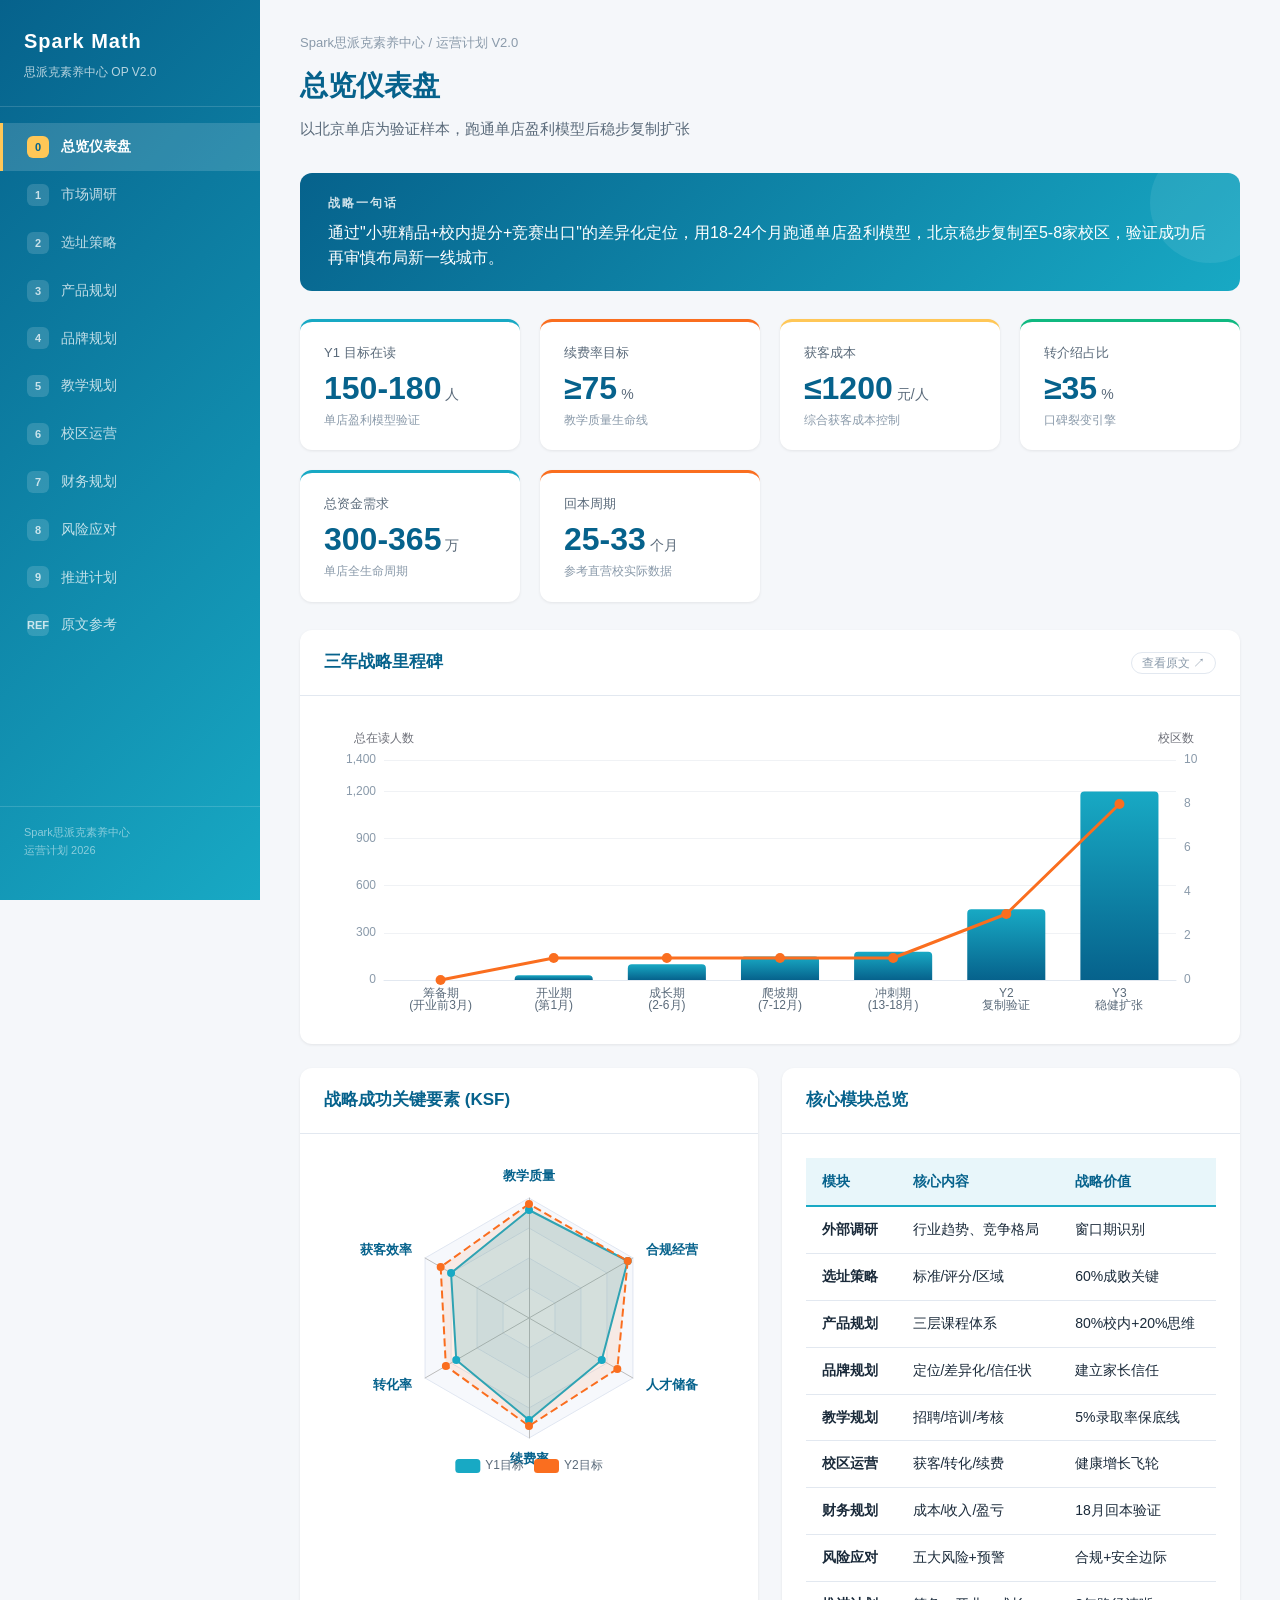
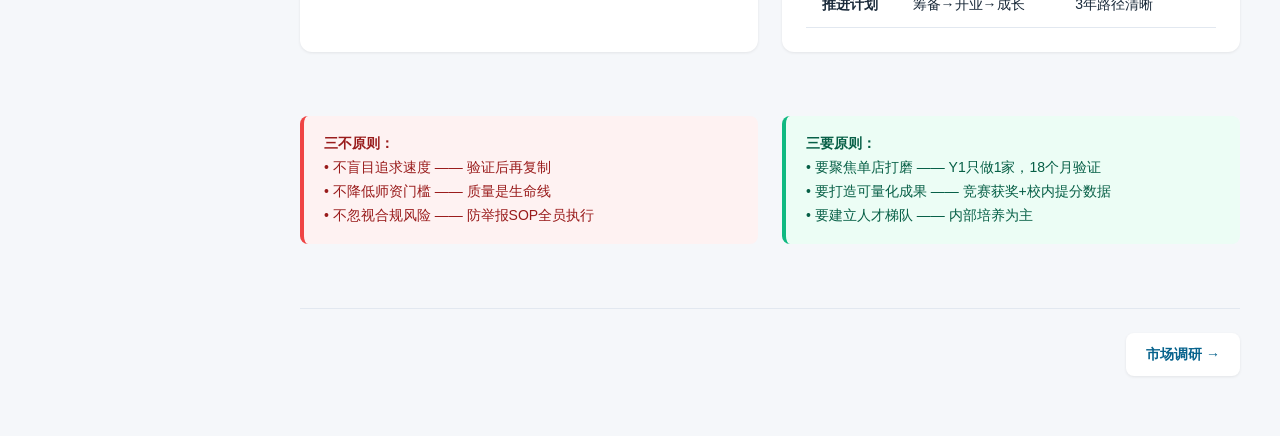
<file: index.html>
<!DOCTYPE html>
<html lang="zh-CN">
<head>
  <meta charset="UTF-8">
  <meta name="viewport" content="width=device-width, initial-scale=1.0">
  <title>Spark思派克素养中心 OP - 总览仪表盘</title>
  <link rel="stylesheet" href="css/style.css">
</head>
<body>
  <aside class="sidebar" id="sidebar"></aside>
  <main class="main">
    <div class="page-header">
      <div class="breadcrumb">Spark思派克素养中心 / 运营计划 V2.0</div>
      <h2>总览仪表盘</h2>
      <p class="page-desc">以北京单店为验证样本，跑通单店盈利模型后稳步复制扩张</p>
    </div>

    <!-- Insight -->
    <div class="insight-banner">
      <div class="insight-label">战略一句话</div>
      <p>通过"小班精品+校内提分+竞赛出口"的差异化定位，用18-24个月跑通单店盈利模型，北京稳步复制至5-8家校区，验证成功后再审慎布局新一线城市。</p>
    </div>

    <!-- Core KPIs -->
    <div class="kpi-grid">
      <div class="kpi-card">
        <div class="kpi-label">Y1 目标在读</div>
        <div class="kpi-value">150-180<span class="kpi-unit">人</span></div>
        <div class="kpi-sub">单店盈利模型验证</div>
      </div>
      <div class="kpi-card orange">
        <div class="kpi-label">续费率目标</div>
        <div class="kpi-value">&ge;75<span class="kpi-unit">%</span></div>
        <div class="kpi-sub">教学质量生命线</div>
      </div>
      <div class="kpi-card gold">
        <div class="kpi-label">获客成本</div>
        <div class="kpi-value">&le;1200<span class="kpi-unit">元/人</span></div>
        <div class="kpi-sub">综合获客成本控制</div>
      </div>
      <div class="kpi-card green">
        <div class="kpi-label">转介绍占比</div>
        <div class="kpi-value">&ge;35<span class="kpi-unit">%</span></div>
        <div class="kpi-sub">口碑裂变引擎</div>
      </div>
      <div class="kpi-card">
        <div class="kpi-label">总资金需求</div>
        <div class="kpi-value">300-365<span class="kpi-unit">万</span></div>
        <div class="kpi-sub">单店全生命周期</div>
      </div>
      <div class="kpi-card orange">
        <div class="kpi-label">回本周期</div>
        <div class="kpi-value">25-33<span class="kpi-unit">个月</span></div>
        <div class="kpi-sub">参考直营校实际数据</div>
      </div>
    </div>

    <!-- Strategy Milestones -->
    <div class="card">
      <div class="card-header">
        <h3>三年战略里程碑</h3>
        <span><a href="reference.html#overview" target="_blank" class="ref-link">查看原文 ↗</a></span>
      </div>
      <div class="card-body">
        <div id="chart-milestone" class="chart-container" style="height:280px"></div>
      </div>
    </div>

    <!-- Two-column: Strategy Map + Success Factors -->
    <div class="chart-row">
      <div class="card">
        <div class="card-header"><h3>战略成功关键要素 (KSF)</h3></div>
        <div class="card-body">
          <div id="chart-ksf" class="chart-container" style="height:320px"></div>
        </div>
      </div>
      <div class="card">
        <div class="card-header"><h3>核心模块总览</h3></div>
        <div class="card-body">
          <table class="data-table">
            <thead><tr><th>模块</th><th>核心内容</th><th>战略价值</th></tr></thead>
            <tbody>
              <tr><td><strong>外部调研</strong></td><td>行业趋势、竞争格局</td><td>窗口期识别</td></tr>
              <tr><td><strong>选址策略</strong></td><td>标准/评分/区域</td><td>60%成败关键</td></tr>
              <tr><td><strong>产品规划</strong></td><td>三层课程体系</td><td>80%校内+20%思维</td></tr>
              <tr><td><strong>品牌规划</strong></td><td>定位/差异化/信任状</td><td>建立家长信任</td></tr>
              <tr><td><strong>教学规划</strong></td><td>招聘/培训/考核</td><td>5%录取率保底线</td></tr>
              <tr><td><strong>校区运营</strong></td><td>获客/转化/续费</td><td>健康增长飞轮</td></tr>
              <tr><td><strong>财务规划</strong></td><td>成本/收入/盈亏</td><td>18月回本验证</td></tr>
              <tr><td><strong>风险应对</strong></td><td>五大风险+预警</td><td>合规+安全边际</td></tr>
              <tr><td><strong>推进计划</strong></td><td>筹备→开业→成长</td><td>3年路径清晰</td></tr>
            </tbody>
          </table>
        </div>
      </div>
    </div>

    <!-- Action Principles -->
    <div class="grid-2">
      <div class="callout callout-danger">
        <strong>三不原则：</strong><br>
        &bull; 不盲目追求速度 —— 验证后再复制<br>
        &bull; 不降低师资门槛 —— 质量是生命线<br>
        &bull; 不忽视合规风险 —— 防举报SOP全员执行
      </div>
      <div class="callout callout-success">
        <strong>三要原则：</strong><br>
        &bull; 要聚焦单店打磨 —— Y1只做1家，18个月验证<br>
        &bull; 要打造可量化成果 —— 竞赛获奖+校内提分数据<br>
        &bull; 要建立人才梯队 —— 内部培养为主
      </div>
    </div>

    <div class="page-nav" id="page-nav"></div>
  </main>

  <script src="js/echarts.min.js"></script>
  <script src="js/charts.js"></script>
  <script src="js/nav.js"></script>
  <script>
    // Milestone Timeline Chart
    (() => {
      const chart = initChart('chart-milestone');
      if (!chart) return;
      chart.setOption({
        tooltip: { trigger: 'axis' },
        grid: { left: 60, right: 40, top: 40, bottom: 40 },
        xAxis: { type: 'category', data: ['筹备期\n(开业前3月)', '开业期\n(第1月)', '成长期\n(2-6月)', '爬坡期\n(7-12月)', '冲刺期\n(13-18月)', 'Y2\n复制验证', 'Y3\n稳健扩张'], axisTick: { show: false } },
        yAxis: [
          { type: 'value', name: '总在读人数', min: 0, max: 1400 },
          { type: 'value', name: '校区数', min: 0, max: 10, splitLine: { show: false } }
        ],
        series: [
          {
            name: '总在读人数', type: 'bar', data: [0, 30, 100, 150, 180, 450, 1200],
            itemStyle: { borderRadius: [4,4,0,0] },
            color: new echarts.graphic.LinearGradient(0,0,0,1,[{offset:0,color:BRAND.teal},{offset:1,color:BRAND.deep}])
          },
          {
            name: '校区数', type: 'line', yAxisIndex: 1, data: [0, 1, 1, 1, 1, 3, 8],
            symbol: 'circle', symbolSize: 10, lineStyle: { width: 3 },
            color: BRAND.orange
          }
        ]
      });
    })();

    // KSF Radar
    (() => {
      const chart = initChart('chart-ksf');
      if (!chart) return;
      chart.setOption({
        radar: {
          indicator: [
            { name: '教学质量', max: 100 },
            { name: '获客效率', max: 100 },
            { name: '转化率', max: 100 },
            { name: '续费率', max: 100 },
            { name: '人才储备', max: 100 },
            { name: '合规经营', max: 100 },
          ],
          shape: 'polygon',
          splitNumber: 4,
          axisName: { color: BRAND.deep, fontSize: 13, fontWeight: 600 },
        },
        series: [{
          type: 'radar',
          data: [
            { value: [90, 75, 70, 85, 70, 95], name: 'Y1目标', areaStyle: { opacity: 0.2 }, lineStyle: { width: 2 } },
            { value: [95, 85, 80, 90, 85, 95], name: 'Y2目标', areaStyle: { opacity: 0.1 }, lineStyle: { width: 2, type: 'dashed' } },
          ],
          color: [BRAND.teal, BRAND.orange]
        }],
        legend: { bottom: 0, data: ['Y1目标', 'Y2目标'] }
      });
    })();
  </script>
</body>
</html>
</file>
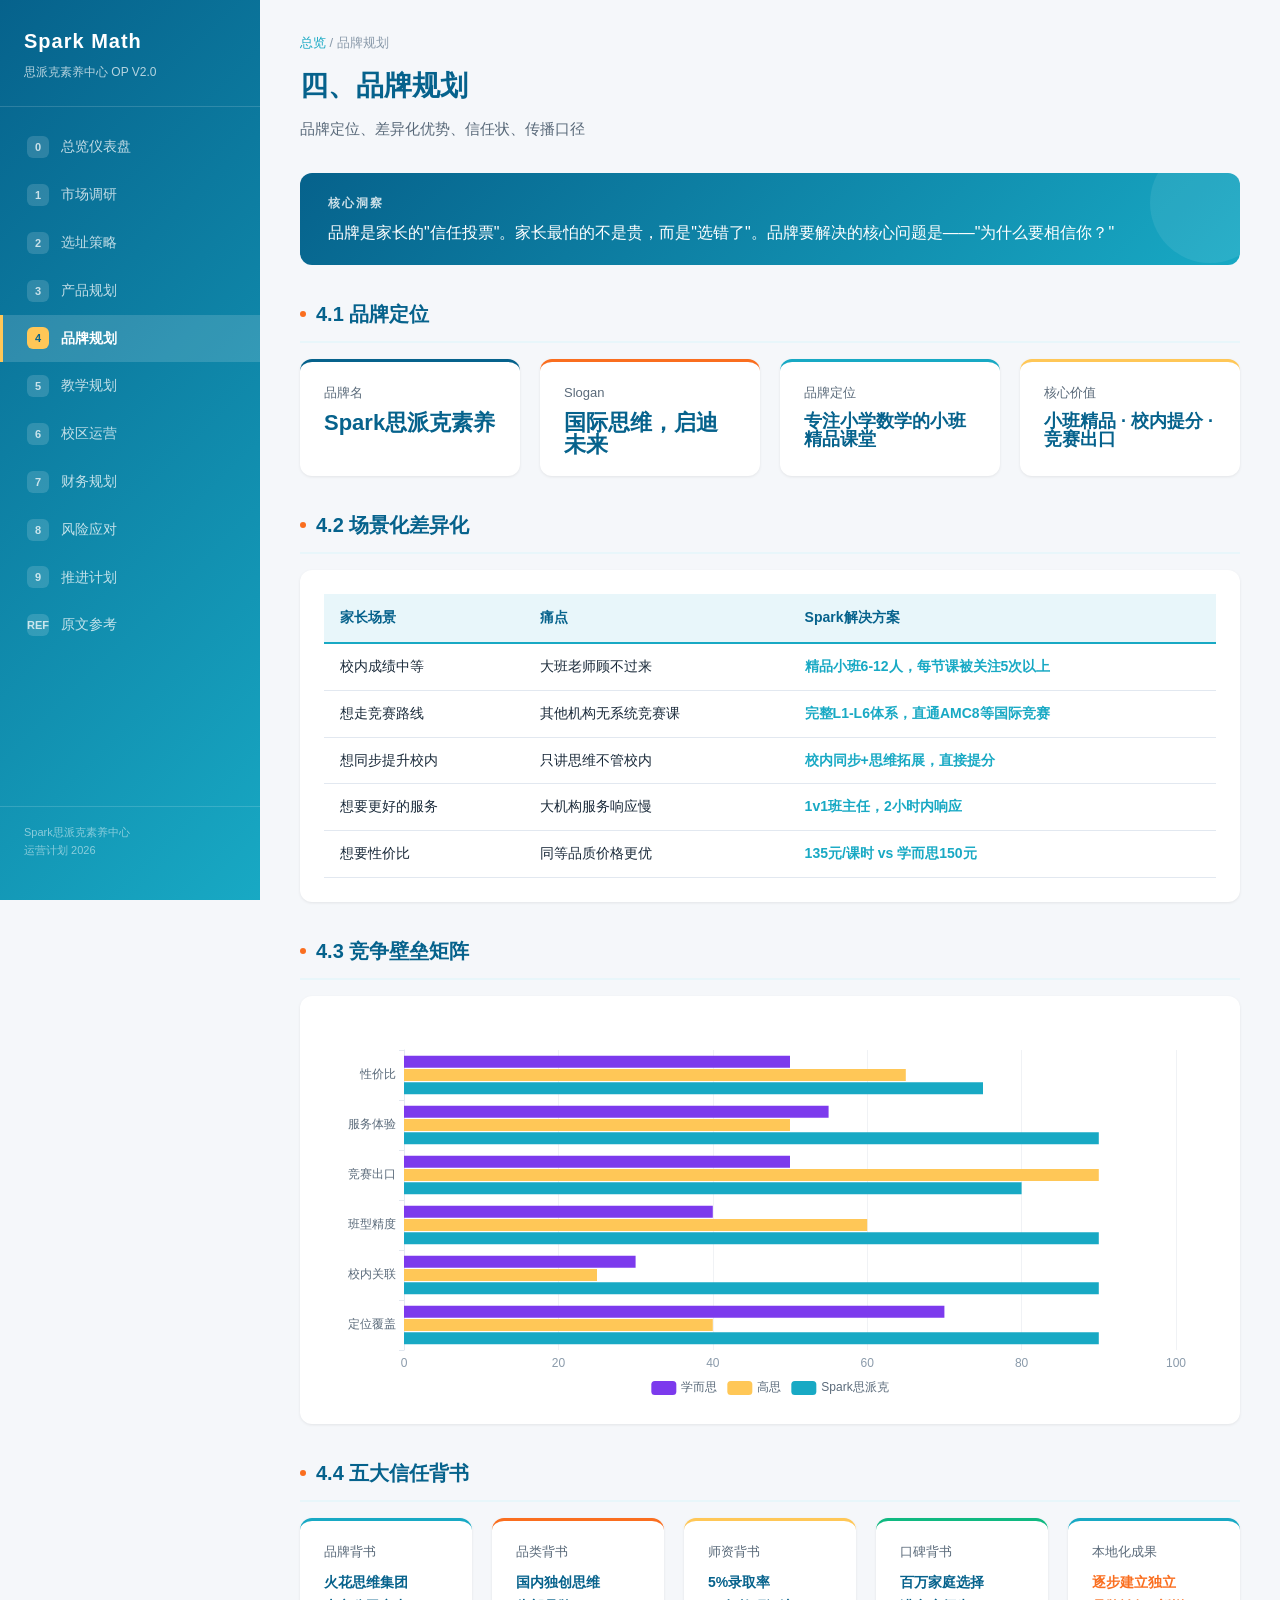
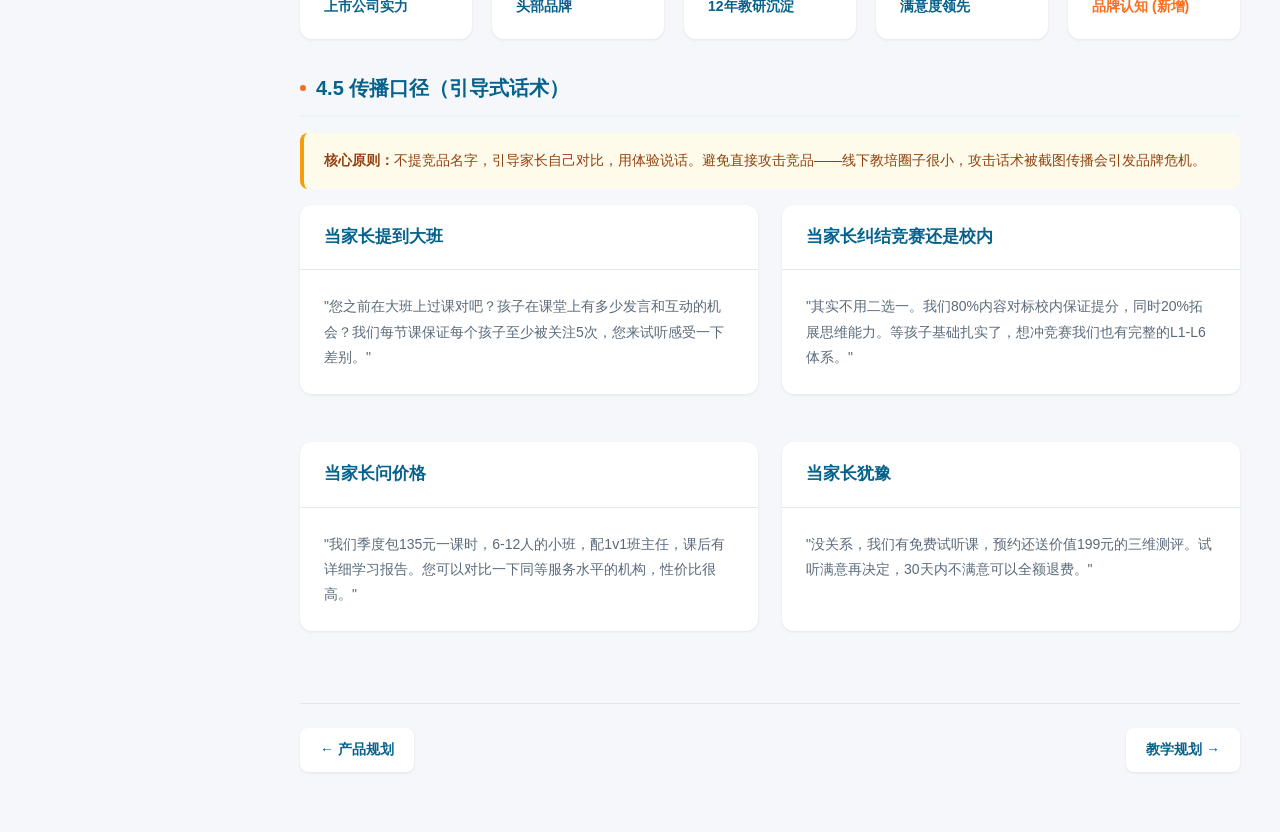
<file: brand.html>
<!DOCTYPE html>
<html lang="zh-CN">
<head>
  <meta charset="UTF-8">
  <meta name="viewport" content="width=device-width, initial-scale=1.0">
  <title>Spark OP - 品牌规划</title>
  <link rel="stylesheet" href="css/style.css">
</head>
<body>
  <aside class="sidebar" id="sidebar"></aside>
  <main class="main">
    <div class="page-header">
      <div class="breadcrumb"><a href="index.html">总览</a> / 品牌规划</div>
      <h2>四、品牌规划</h2>
      <p class="page-desc">品牌定位、差异化优势、信任状、传播口径</p>
    </div>

    <div class="insight-banner">
      <div class="insight-label">核心洞察</div>
      <p>品牌是家长的"信任投票"。家长最怕的不是贵，而是"选错了"。品牌要解决的核心问题是——"为什么要相信你？"</p>
    </div>

    <!-- Brand Identity -->
    <h3 class="section-title"><span class="dot"></span>4.1 品牌定位</h3>
    <div class="kpi-grid">
      <div class="kpi-card" style="border-top-color:var(--primary-deep)">
        <div class="kpi-label">品牌名</div>
        <div class="kpi-value" style="font-size:22px">Spark思派克素养</div>
      </div>
      <div class="kpi-card orange">
        <div class="kpi-label">Slogan</div>
        <div class="kpi-value" style="font-size:22px">国际思维，启迪未来</div>
      </div>
      <div class="kpi-card">
        <div class="kpi-label">品牌定位</div>
        <div class="kpi-value" style="font-size:18px">专注小学数学的小班精品课堂</div>
      </div>
      <div class="kpi-card gold">
        <div class="kpi-label">核心价值</div>
        <div class="kpi-value" style="font-size:18px">小班精品 &middot; 校内提分 &middot; 竞赛出口</div>
      </div>
    </div>

    <!-- Differentiation -->
    <h3 class="section-title"><span class="dot"></span>4.2 场景化差异化</h3>
    <div class="card">
      <div class="card-body">
        <table class="data-table">
          <thead><tr><th>家长场景</th><th>痛点</th><th>Spark解决方案</th></tr></thead>
          <tbody>
            <tr><td>校内成绩中等</td><td>大班老师顾不过来</td><td class="teal">精品小班6-12人，每节课被关注5次以上</td></tr>
            <tr><td>想走竞赛路线</td><td>其他机构无系统竞赛课</td><td class="teal">完整L1-L6体系，直通AMC8等国际竞赛</td></tr>
            <tr><td>想同步提升校内</td><td>只讲思维不管校内</td><td class="teal">校内同步+思维拓展，直接提分</td></tr>
            <tr><td>想要更好的服务</td><td>大机构服务响应慢</td><td class="teal">1v1班主任，2小时内响应</td></tr>
            <tr><td>想要性价比</td><td>同等品质价格更优</td><td class="teal">135元/课时 vs 学而思150元</td></tr>
          </tbody>
        </table>
      </div>
    </div>

    <!-- Competition Matrix -->
    <h3 class="section-title"><span class="dot"></span>4.3 竞争壁垒矩阵</h3>
    <div class="card">
      <div class="card-body">
        <div id="chart-compete" class="chart-container" style="height:380px"></div>
      </div>
    </div>

    <!-- Trust -->
    <h3 class="section-title"><span class="dot"></span>4.4 五大信任背书</h3>
    <div class="kpi-grid" style="grid-template-columns:repeat(5,1fr)">
      <div class="kpi-card"><div class="kpi-label">品牌背书</div><div style="font-size:14px;font-weight:600;color:var(--primary-deep)">火花思维集团<br>上市公司实力</div></div>
      <div class="kpi-card orange"><div class="kpi-label">品类背书</div><div style="font-size:14px;font-weight:600;color:var(--primary-deep)">国内独创思维<br>头部品牌</div></div>
      <div class="kpi-card gold"><div class="kpi-label">师资背书</div><div style="font-size:14px;font-weight:600;color:var(--primary-deep)">5%录取率<br>12年教研沉淀</div></div>
      <div class="kpi-card green"><div class="kpi-label">口碑背书</div><div style="font-size:14px;font-weight:600;color:var(--primary-deep)">百万家庭选择<br>满意度领先</div></div>
      <div class="kpi-card"><div class="kpi-label">本地化成果</div><div style="font-size:14px;font-weight:600;color:var(--accent-orange)">逐步建立独立<br>品牌认知 (新增)</div></div>
    </div>

    <!-- Communication -->
    <h3 class="section-title"><span class="dot"></span>4.5 传播口径（引导式话术）</h3>
    <div class="callout callout-warning">
      <strong>核心原则：</strong>不提竞品名字，引导家长自己对比，用体验说话。避免直接攻击竞品——线下教培圈子很小，攻击话术被截图传播会引发品牌危机。
    </div>

    <div class="grid-2">
      <div class="card">
        <div class="card-header"><h3>当家长提到大班</h3></div>
        <div class="card-body" style="font-size:14px;color:var(--text-secondary);line-height:1.8">
          "您之前在大班上过课对吧？孩子在课堂上有多少发言和互动的机会？我们每节课保证每个孩子至少被关注5次，您来试听感受一下差别。"
        </div>
      </div>
      <div class="card">
        <div class="card-header"><h3>当家长纠结竞赛还是校内</h3></div>
        <div class="card-body" style="font-size:14px;color:var(--text-secondary);line-height:1.8">
          "其实不用二选一。我们80%内容对标校内保证提分，同时20%拓展思维能力。等孩子基础扎实了，想冲竞赛我们也有完整的L1-L6体系。"
        </div>
      </div>
      <div class="card">
        <div class="card-header"><h3>当家长问价格</h3></div>
        <div class="card-body" style="font-size:14px;color:var(--text-secondary);line-height:1.8">
          "我们季度包135元一课时，6-12人的小班，配1v1班主任，课后有详细学习报告。您可以对比一下同等服务水平的机构，性价比很高。"
        </div>
      </div>
      <div class="card">
        <div class="card-header"><h3>当家长犹豫</h3></div>
        <div class="card-body" style="font-size:14px;color:var(--text-secondary);line-height:1.8">
          "没关系，我们有免费试听课，预约还送价值199元的三维测评。试听满意再决定，30天内不满意可以全额退费。"
        </div>
      </div>
    </div>

    <div class="page-nav" id="page-nav"></div>
  </main>

  <script src="js/echarts.min.js"></script>
  <script src="js/charts.js"></script>
  <script src="js/nav.js"></script>
  <script>
    (() => {
      const chart = initChart('chart-compete');
      if(!chart) return;
      const dims = ['定位覆盖','校内关联','班型精度','竞赛出口','服务体验','性价比'];
      chart.setOption({
        tooltip: {},
        legend: { bottom: 0 },
        grid: { left: 80, right: 40, top: 30, bottom: 50 },
        xAxis: { type: 'value', max: 100 },
        yAxis: { type: 'category', data: dims },
        series: [
          { name: '学而思', type: 'bar', data: [70,30,40,50,55,50], color: '#7c3aed', barGap: '10%' },
          { name: '高思', type: 'bar', data: [40,25,60,90,50,65], color: BRAND.gold },
          { name: 'Spark思派克', type: 'bar', data: [90,90,90,80,90,75], color: BRAND.teal },
        ]
      });
    })();
  </script>
</body>
</html>
</file>
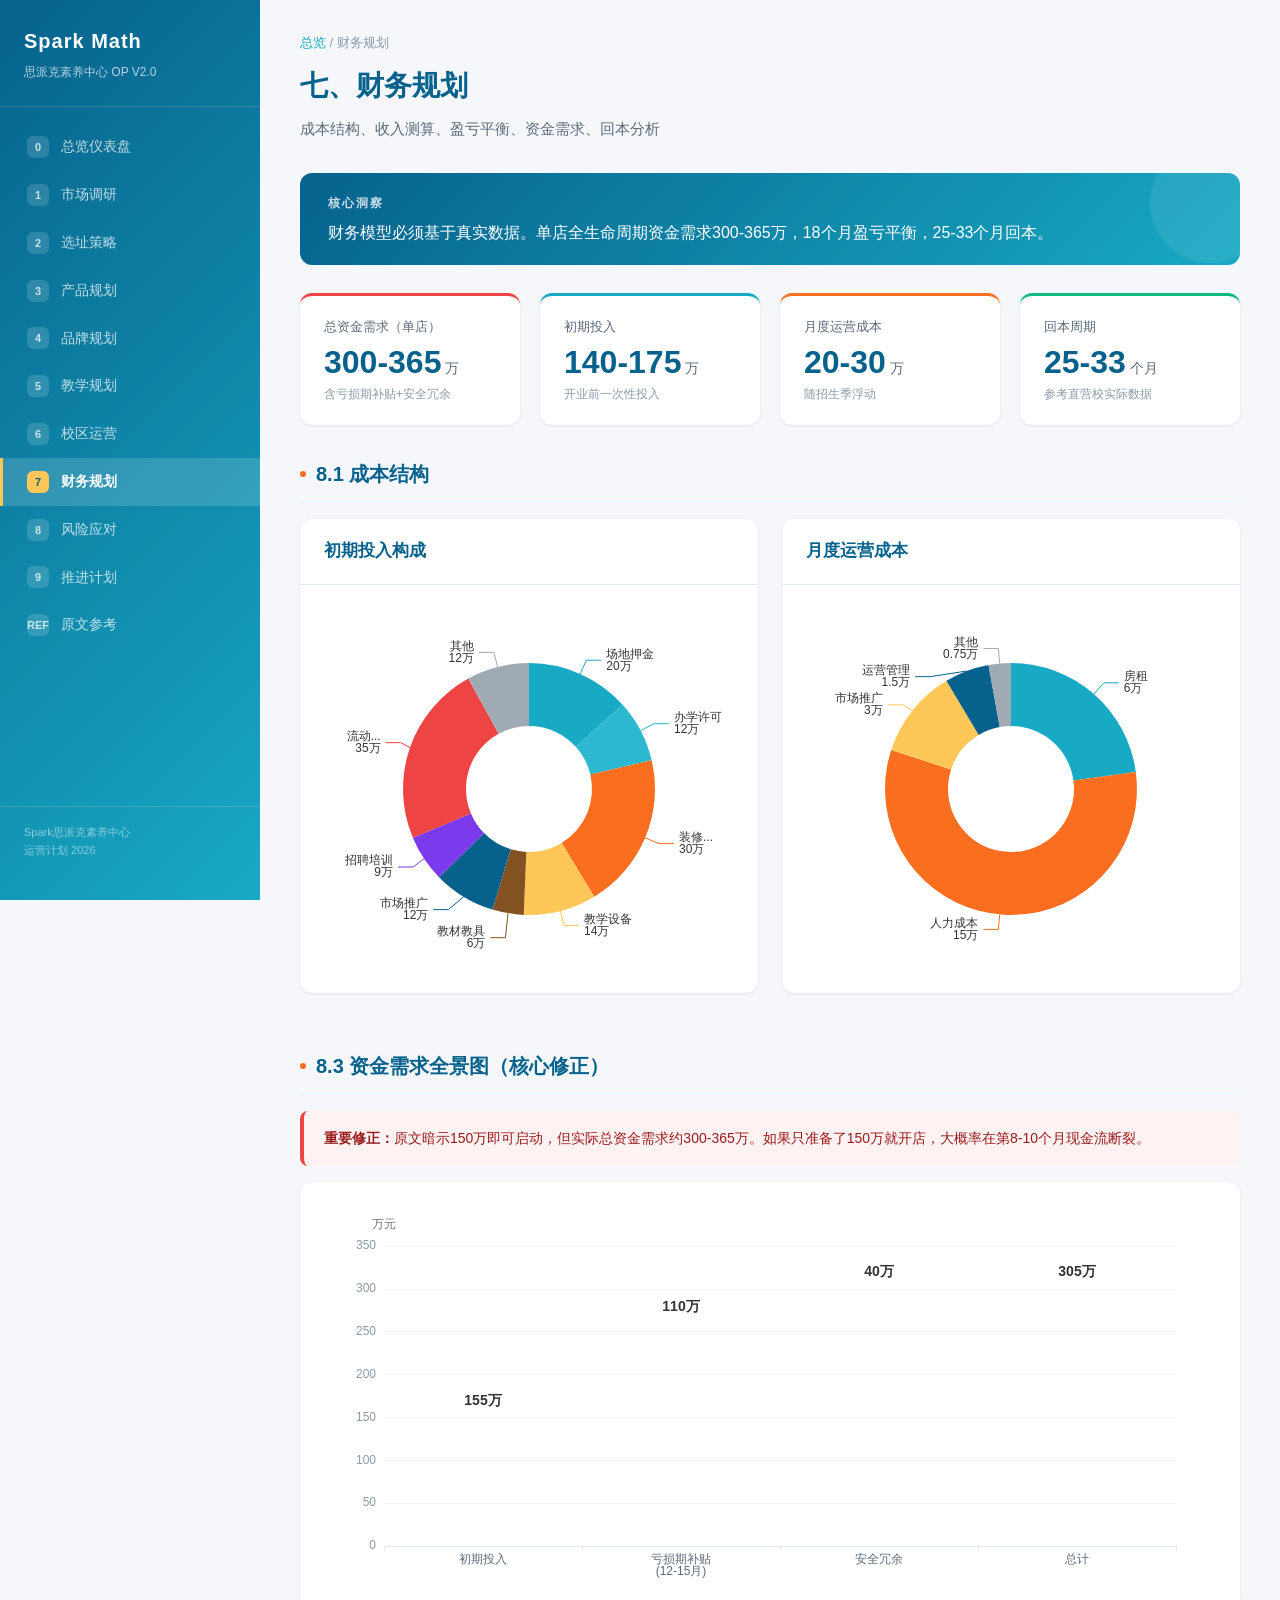
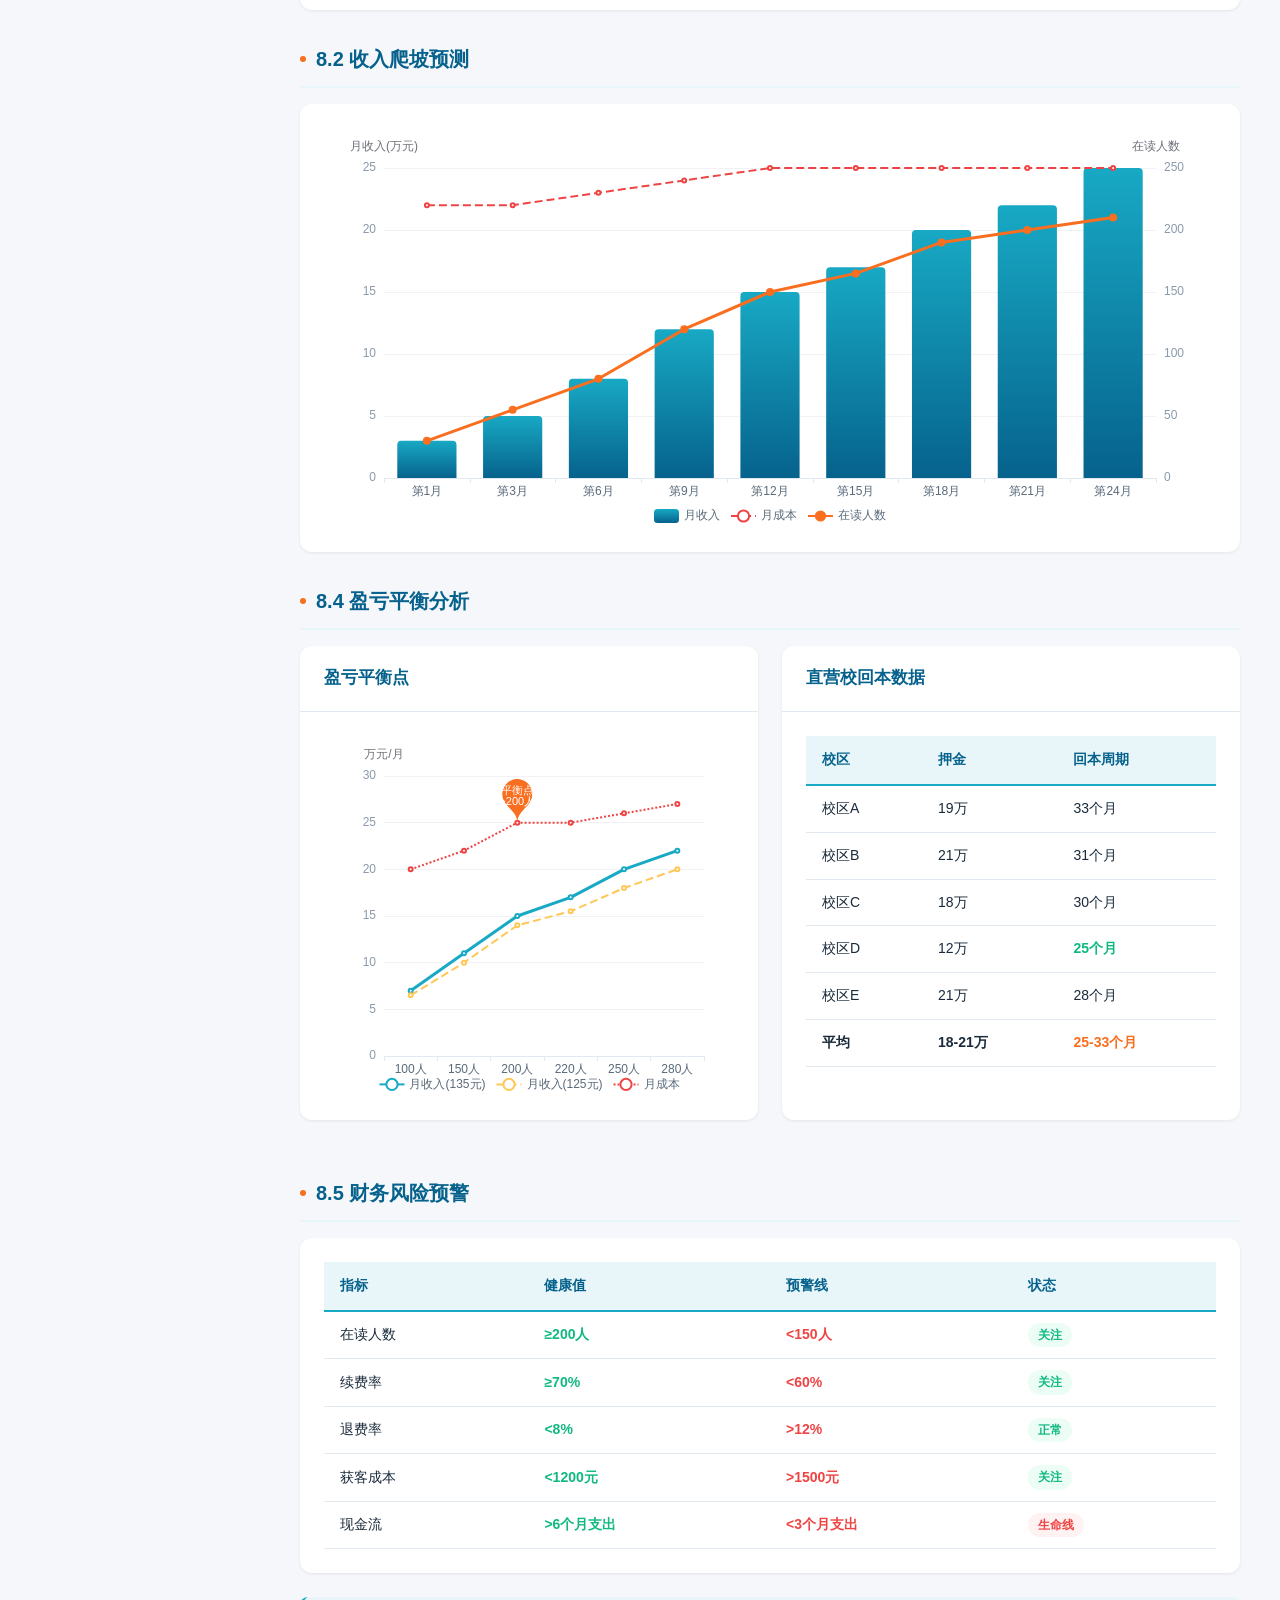
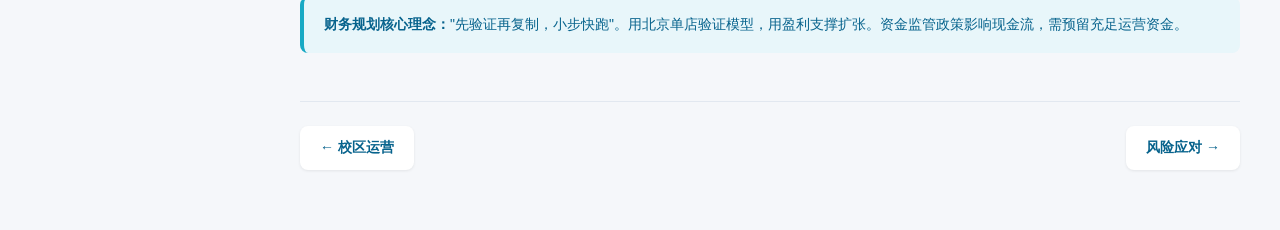
<file: finance.html>
<!DOCTYPE html>
<html lang="zh-CN">
<head>
  <meta charset="UTF-8">
  <meta name="viewport" content="width=device-width, initial-scale=1.0">
  <title>Spark OP - 财务规划</title>
  <link rel="stylesheet" href="css/style.css">
</head>
<body>
  <aside class="sidebar" id="sidebar"></aside>
  <main class="main">
    <div class="page-header">
      <div class="breadcrumb"><a href="index.html">总览</a> / 财务规划</div>
      <h2>七、财务规划</h2>
      <p class="page-desc">成本结构、收入测算、盈亏平衡、资金需求、回本分析</p>
    </div>

    <div class="insight-banner">
      <div class="insight-label">核心洞察</div>
      <p>财务模型必须基于真实数据。单店全生命周期资金需求300-365万，18个月盈亏平衡，25-33个月回本。</p>
    </div>

    <!-- Key Financial KPIs -->
    <div class="kpi-grid">
      <div class="kpi-card danger"><div class="kpi-label">总资金需求（单店）</div><div class="kpi-value">300-365<span class="kpi-unit">万</span></div><div class="kpi-sub">含亏损期补贴+安全冗余</div></div>
      <div class="kpi-card"><div class="kpi-label">初期投入</div><div class="kpi-value">140-175<span class="kpi-unit">万</span></div><div class="kpi-sub">开业前一次性投入</div></div>
      <div class="kpi-card orange"><div class="kpi-label">月度运营成本</div><div class="kpi-value">20-30<span class="kpi-unit">万</span></div><div class="kpi-sub">随招生季浮动</div></div>
      <div class="kpi-card green"><div class="kpi-label">回本周期</div><div class="kpi-value">25-33<span class="kpi-unit">个月</span></div><div class="kpi-sub">参考直营校实际数据</div></div>
    </div>

    <!-- Cost Structure -->
    <h3 class="section-title"><span class="dot"></span>8.1 成本结构</h3>
    <div class="chart-row">
      <div class="card">
        <div class="card-header"><h3>初期投入构成</h3></div>
        <div class="card-body">
          <div id="chart-init-cost" class="chart-container"></div>
        </div>
      </div>
      <div class="card">
        <div class="card-header"><h3>月度运营成本</h3></div>
        <div class="card-body">
          <div id="chart-monthly-cost" class="chart-container"></div>
        </div>
      </div>
    </div>

    <!-- Total Funding Waterfall -->
    <h3 class="section-title"><span class="dot"></span>8.3 资金需求全景图（核心修正）</h3>
    <div class="callout callout-danger">
      <strong>重要修正：</strong>原文暗示150万即可启动，但实际总资金需求约300-365万。如果只准备了150万就开店，大概率在第8-10个月现金流断裂。
    </div>
    <div class="card">
      <div class="card-body">
        <div id="chart-waterfall" class="chart-container" style="height:380px"></div>
      </div>
    </div>

    <!-- Revenue Projection -->
    <h3 class="section-title"><span class="dot"></span>8.2 收入爬坡预测</h3>
    <div class="card">
      <div class="card-body">
        <div id="chart-revenue" class="chart-container" style="height:400px"></div>
      </div>
    </div>

    <!-- Break-even -->
    <h3 class="section-title"><span class="dot"></span>8.4 盈亏平衡分析</h3>
    <div class="chart-row">
      <div class="card">
        <div class="card-header"><h3>盈亏平衡点</h3></div>
        <div class="card-body">
          <div id="chart-breakeven" class="chart-container"></div>
        </div>
      </div>
      <div class="card">
        <div class="card-header"><h3>直营校回本数据</h3></div>
        <div class="card-body">
          <table class="data-table">
            <thead><tr><th>校区</th><th>押金</th><th>回本周期</th></tr></thead>
            <tbody>
              <tr><td>校区A</td><td>19万</td><td>33个月</td></tr>
              <tr><td>校区B</td><td>21万</td><td>31个月</td></tr>
              <tr><td>校区C</td><td>18万</td><td>30个月</td></tr>
              <tr><td>校区D</td><td>12万</td><td class="green">25个月</td></tr>
              <tr><td>校区E</td><td>21万</td><td>28个月</td></tr>
              <tr><td><strong>平均</strong></td><td><strong>18-21万</strong></td><td class="highlight"><strong>25-33个月</strong></td></tr>
            </tbody>
          </table>
        </div>
      </div>
    </div>

    <!-- Financial Alerts -->
    <h3 class="section-title"><span class="dot"></span>8.5 财务风险预警</h3>
    <div class="card">
      <div class="card-body">
        <table class="data-table">
          <thead><tr><th>指标</th><th>健康值</th><th>预警线</th><th>状态</th></tr></thead>
          <tbody>
            <tr><td>在读人数</td><td class="green">&ge;200人</td><td class="red">&lt;150人</td><td><span class="tag tag-low">关注</span></td></tr>
            <tr><td>续费率</td><td class="green">&ge;70%</td><td class="red">&lt;60%</td><td><span class="tag tag-low">关注</span></td></tr>
            <tr><td>退费率</td><td class="green">&lt;8%</td><td class="red">&gt;12%</td><td><span class="tag tag-low">正常</span></td></tr>
            <tr><td>获客成本</td><td class="green">&lt;1200元</td><td class="red">&gt;1500元</td><td><span class="tag tag-low">关注</span></td></tr>
            <tr><td>现金流</td><td class="green">&gt;6个月支出</td><td class="red">&lt;3个月支出</td><td><span class="tag tag-high">生命线</span></td></tr>
          </tbody>
        </table>
      </div>
    </div>

    <!-- Expansion Model -->
    <div class="callout callout-info">
      <strong>财务规划核心理念：</strong>"先验证再复制，小步快跑"。用北京单店验证模型，用盈利支撑扩张。资金监管政策影响现金流，需预留充足运营资金。
    </div>

    <div class="page-nav" id="page-nav"></div>
  </main>

  <script src="js/echarts.min.js"></script>
  <script src="js/charts.js"></script>
  <script src="js/nav.js"></script>
  <script>
    // Init cost pie
    (() => {
      const chart = initChart('chart-init-cost');
      if(!chart) return;
      chart.setOption({
        tooltip: { trigger: 'item', formatter: '{b}: {c}万 ({d}%)' },
        series: [{
          type: 'pie', radius: ['35%','70%'],
          label: { formatter: '{b}\n{c}万', fontSize: 12 },
          data: [
            { value: 20, name: '场地押金', itemStyle: { color: BRAND.teal } },
            { value: 12, name: '办学许可', itemStyle: { color: '#2bb8d0' } },
            { value: 30, name: '装修费用', itemStyle: { color: BRAND.orange } },
            { value: 14, name: '教学设备', itemStyle: { color: BRAND.gold } },
            { value: 6, name: '教材教具', itemStyle: { color: BRAND.brown } },
            { value: 12, name: '市场推广', itemStyle: { color: BRAND.deep } },
            { value: 9, name: '招聘培训', itemStyle: { color: '#7c3aed' } },
            { value: 35, name: '流动资金', itemStyle: { color: BRAND.danger } },
            { value: 12, name: '其他', itemStyle: { color: '#a0aab4' } },
          ]
        }]
      });
    })();

    // Monthly cost
    (() => {
      const chart = initChart('chart-monthly-cost');
      if(!chart) return;
      chart.setOption({
        tooltip: { trigger: 'item', formatter: '{b}: {c}万 ({d}%)' },
        series: [{
          type: 'pie', radius: ['35%','70%'],
          label: { formatter: '{b}\n{c}万', fontSize: 12 },
          data: [
            { value: 6, name: '房租', itemStyle: { color: BRAND.teal } },
            { value: 15, name: '人力成本', itemStyle: { color: BRAND.orange } },
            { value: 3, name: '市场推广', itemStyle: { color: BRAND.gold } },
            { value: 1.5, name: '运营管理', itemStyle: { color: BRAND.deep } },
            { value: 0.75, name: '其他', itemStyle: { color: '#a0aab4' } },
          ]
        }]
      });
    })();

    // Waterfall
    (() => {
      const chart = initChart('chart-waterfall');
      if(!chart) return;
      chart.setOption({
        tooltip: { trigger: 'axis', formatter: (p) => p.map(i => i.seriesName !== '-' ? `${i.seriesName}: ${i.value}万` : '').filter(Boolean).join('<br>') },
        grid: { left: 60, right: 40, top: 40, bottom: 40 },
        xAxis: { type: 'category', data: ['初期投入','亏损期补贴\n(12-15月)','安全冗余','总计'] },
        yAxis: { type: 'value', name: '万元' },
        series: [
          { name: '-', type: 'bar', stack: 'total', data: [0, 155, 265, 0], itemStyle: { color: 'transparent' }, emphasis: { itemStyle: { color: 'transparent' } } },
          { name: '资金', type: 'bar', stack: 'total', data: [155, 110, 40, 305],
            itemStyle: { borderRadius: [4,4,0,0] },
            color: (p) => [BRAND.teal, BRAND.orange, BRAND.gold, BRAND.deep][p.dataIndex],
            label: { show: true, position: 'top', formatter: '{c}万', fontWeight: 700, fontSize: 14 }
          }
        ]
      });
    })();

    // Revenue ramp
    (() => {
      const chart = initChart('chart-revenue');
      if(!chart) return;
      const months = ['第1月','第3月','第6月','第9月','第12月','第15月','第18月','第21月','第24月'];
      chart.setOption({
        tooltip: { trigger: 'axis' },
        legend: { bottom: 0 },
        grid: { left: 60, right: 60, top: 40, bottom: 50 },
        xAxis: { type: 'category', data: months },
        yAxis: [
          { type: 'value', name: '月收入(万元)', min: 0 },
          { type: 'value', name: '在读人数', splitLine: { show: false } }
        ],
        series: [
          { name: '月收入', type: 'bar', data: [3,5,8,12,15,17,20,22,25],
            color: new echarts.graphic.LinearGradient(0,0,0,1,[{offset:0,color:BRAND.teal},{offset:1,color:BRAND.deep}]),
            itemStyle: { borderRadius: [4,4,0,0] } },
          { name: '月成本', type: 'line', data: [22,22,23,24,25,25,25,25,25],
            color: BRAND.danger, lineStyle: { type: 'dashed', width: 2 } },
          { name: '在读人数', type: 'line', yAxisIndex: 1, data: [30,55,80,120,150,165,190,200,210],
            color: BRAND.orange, symbol: 'circle', symbolSize: 8, lineStyle: { width: 3 } },
        ],
        markLine: { data: [{ yAxis: 25, label: { formatter: '盈亏平衡线' } }] }
      });
    })();

    // Break-even
    (() => {
      const chart = initChart('chart-breakeven');
      if(!chart) return;
      chart.setOption({
        tooltip: { trigger: 'axis' },
        grid: { left: 60, right: 30, top: 40, bottom: 40 },
        xAxis: { type: 'category', data: ['100人','150人','200人','220人','250人','280人'] },
        yAxis: { type: 'value', name: '万元/月' },
        series: [
          { name: '月收入(135元)', type: 'line', data: [7,11,15,17,20,22], color: BRAND.teal, lineStyle: { width: 3 } },
          { name: '月收入(125元)', type: 'line', data: [6.5,10,14,15.5,18,20], color: BRAND.gold, lineStyle: { width: 2, type: 'dashed' } },
          { name: '月成本', type: 'line', data: [20,22,25,25,26,27], color: BRAND.danger, lineStyle: { width: 2, type: 'dotted' },
            markPoint: { data: [{ coord: ['200人', 25], name: '平衡点', symbol: 'pin', symbolSize: 50,
              itemStyle: { color: BRAND.orange }, label: { formatter: '平衡点\n~200人', color: '#fff', fontSize: 11 } }] } },
        ],
        legend: { bottom: 0 }
      });
    })();
  </script>
</body>
</html>
</file>
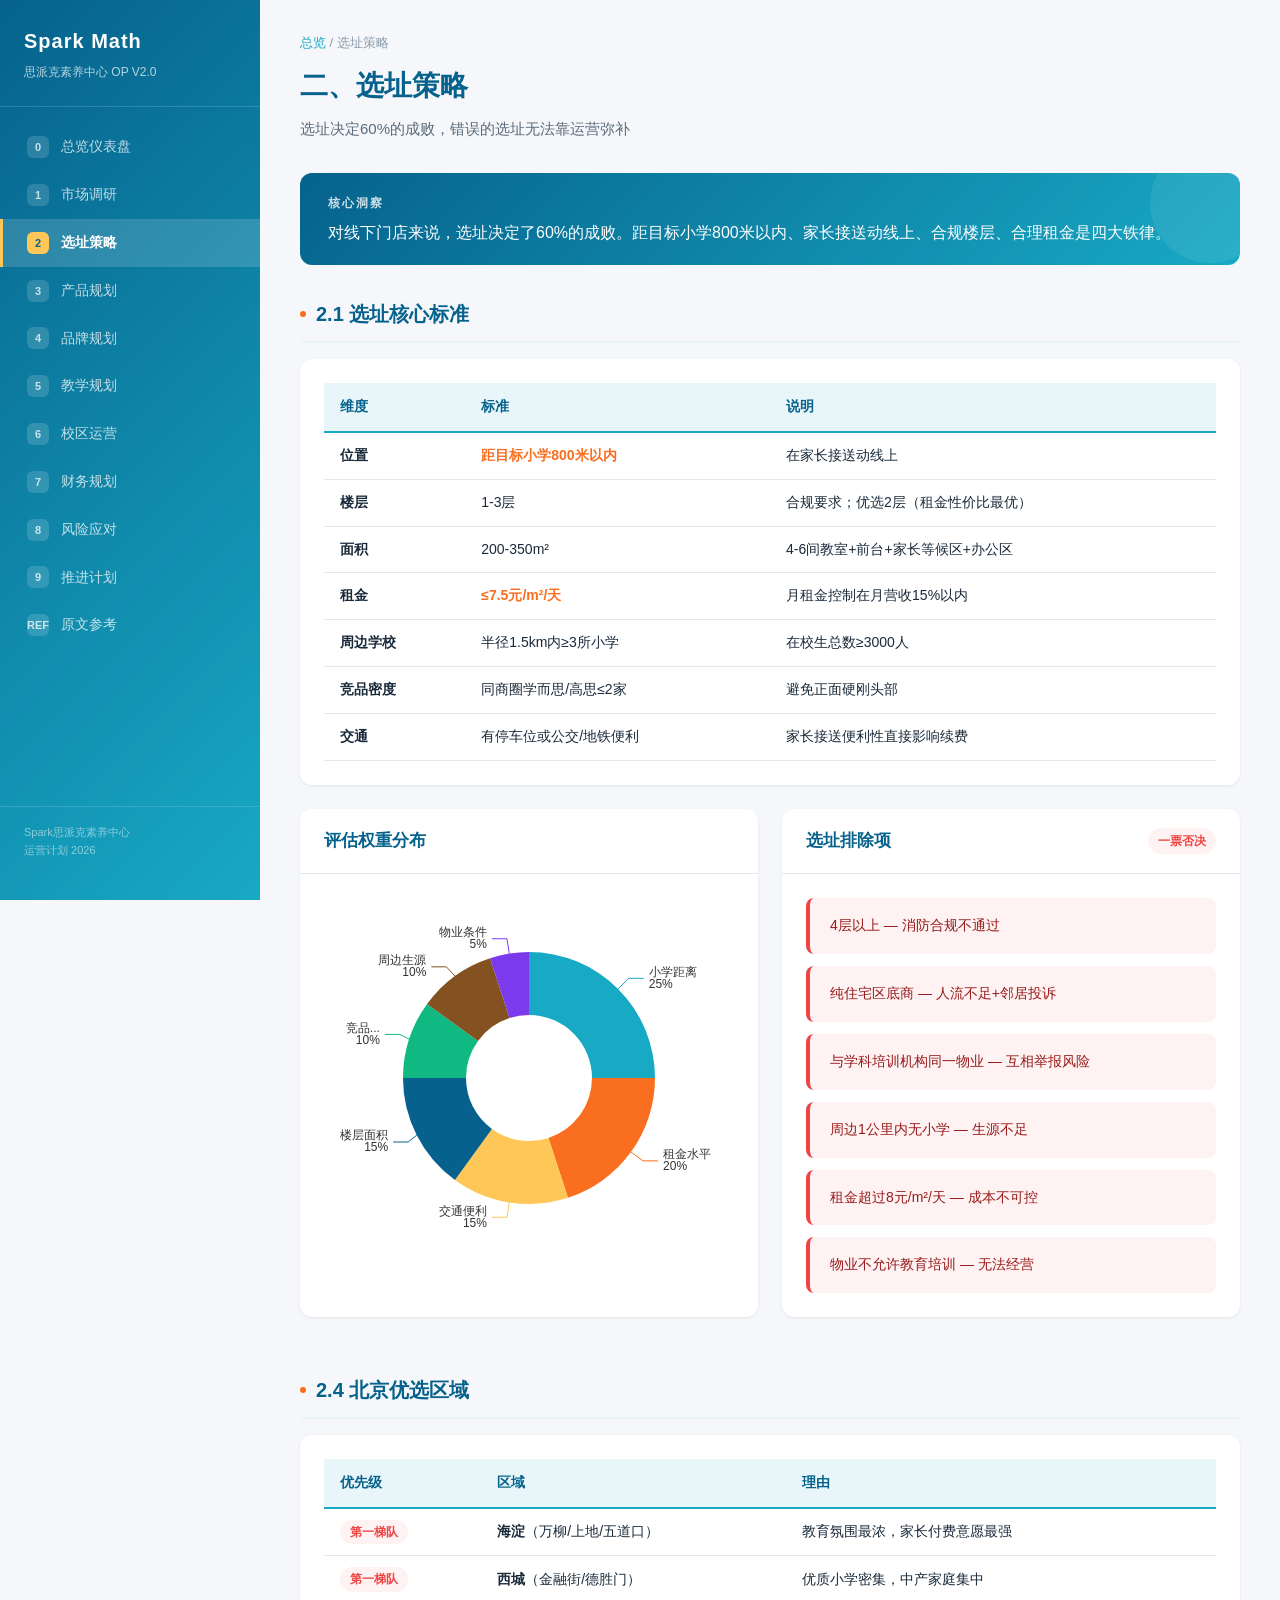
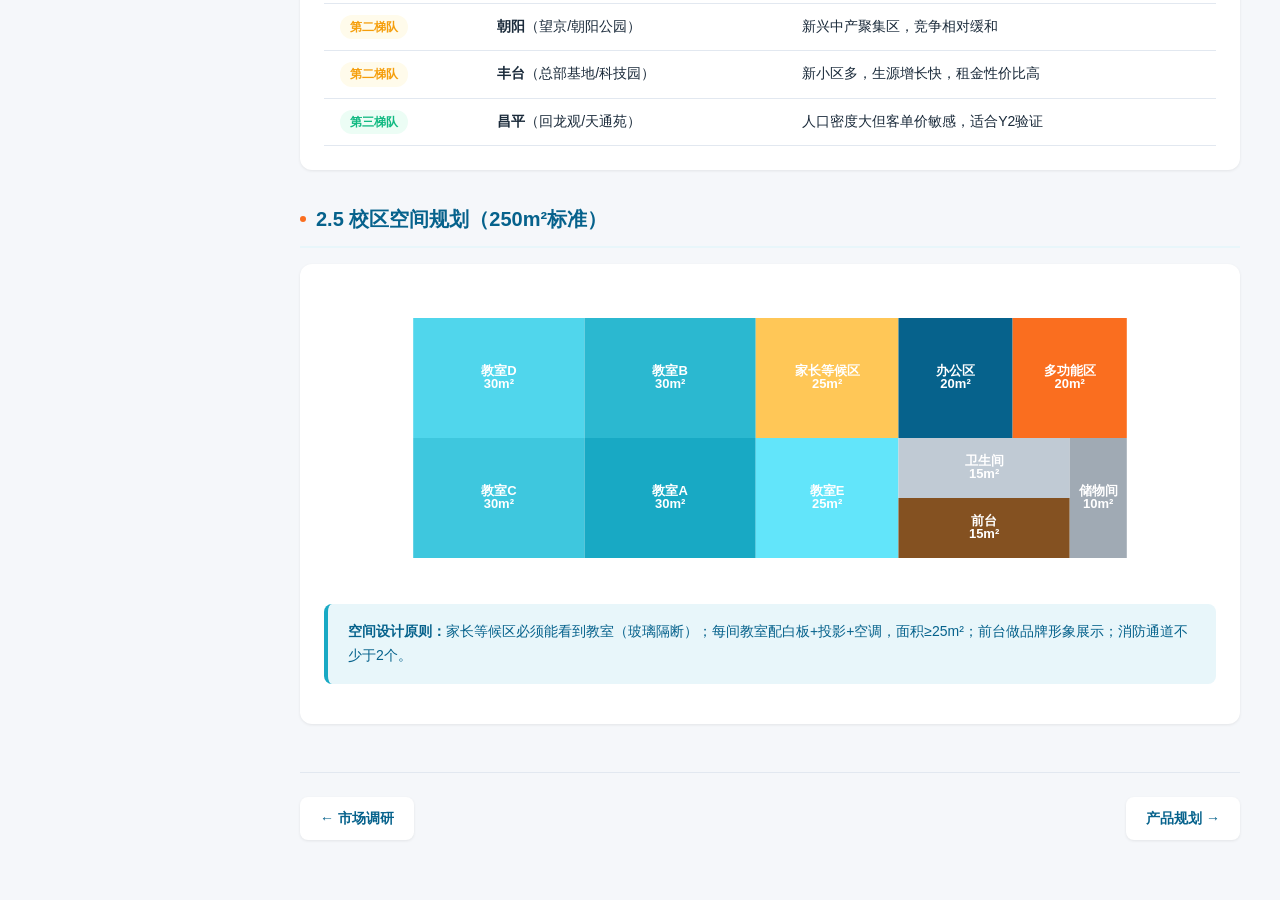
<file: location.html>
<!DOCTYPE html>
<html lang="zh-CN">
<head>
  <meta charset="UTF-8">
  <meta name="viewport" content="width=device-width, initial-scale=1.0">
  <title>Spark OP - 选址策略</title>
  <link rel="stylesheet" href="css/style.css">
</head>
<body>
  <aside class="sidebar" id="sidebar"></aside>
  <main class="main">
    <div class="page-header">
      <div class="breadcrumb"><a href="index.html">总览</a> / 选址策略</div>
      <h2>二、选址策略</h2>
      <p class="page-desc">选址决定60%的成败，错误的选址无法靠运营弥补</p>
    </div>

    <div class="insight-banner">
      <div class="insight-label">核心洞察</div>
      <p>对线下门店来说，选址决定了60%的成败。距目标小学800米以内、家长接送动线上、合规楼层、合理租金是四大铁律。</p>
    </div>

    <!-- Core Standards -->
    <h3 class="section-title"><span class="dot"></span>2.1 选址核心标准</h3>
    <div class="card">
      <div class="card-body">
        <table class="data-table">
          <thead><tr><th>维度</th><th>标准</th><th>说明</th></tr></thead>
          <tbody>
            <tr><td><strong>位置</strong></td><td class="highlight">距目标小学800米以内</td><td>在家长接送动线上</td></tr>
            <tr><td><strong>楼层</strong></td><td>1-3层</td><td>合规要求；优选2层（租金性价比最优）</td></tr>
            <tr><td><strong>面积</strong></td><td>200-350m&sup2;</td><td>4-6间教室+前台+家长等候区+办公区</td></tr>
            <tr><td><strong>租金</strong></td><td class="highlight">&le;7.5元/m&sup2;/天</td><td>月租金控制在月营收15%以内</td></tr>
            <tr><td><strong>周边学校</strong></td><td>半径1.5km内&ge;3所小学</td><td>在校生总数&ge;3000人</td></tr>
            <tr><td><strong>竞品密度</strong></td><td>同商圈学而思/高思&le;2家</td><td>避免正面硬刚头部</td></tr>
            <tr><td><strong>交通</strong></td><td>有停车位或公交/地铁便利</td><td>家长接送便利性直接影响续费</td></tr>
          </tbody>
        </table>
      </div>
    </div>

    <!-- Scoring & Exclusions -->
    <div class="chart-row">
      <div class="card">
        <div class="card-header"><h3>评估权重分布</h3></div>
        <div class="card-body">
          <div id="chart-weight" class="chart-container"></div>
        </div>
      </div>
      <div class="card">
        <div class="card-header"><h3>选址排除项</h3><span class="badge badge-red">一票否决</span></div>
        <div class="card-body">
          <div style="display:flex;flex-direction:column;gap:12px">
            <div class="callout callout-danger" style="margin:0">4层以上 — 消防合规不通过</div>
            <div class="callout callout-danger" style="margin:0">纯住宅区底商 — 人流不足+邻居投诉</div>
            <div class="callout callout-danger" style="margin:0">与学科培训机构同一物业 — 互相举报风险</div>
            <div class="callout callout-danger" style="margin:0">周边1公里内无小学 — 生源不足</div>
            <div class="callout callout-danger" style="margin:0">租金超过8元/m&sup2;/天 — 成本不可控</div>
            <div class="callout callout-danger" style="margin:0">物业不允许教育培训 — 无法经营</div>
          </div>
        </div>
      </div>
    </div>

    <!-- Beijing Areas -->
    <h3 class="section-title"><span class="dot"></span>2.4 北京优选区域</h3>
    <div class="card">
      <div class="card-body">
        <table class="data-table">
          <thead><tr><th>优先级</th><th>区域</th><th>理由</th></tr></thead>
          <tbody>
            <tr><td><span class="tag tag-high">第一梯队</span></td><td><strong>海淀</strong>（万柳/上地/五道口）</td><td>教育氛围最浓，家长付费意愿最强</td></tr>
            <tr><td><span class="tag tag-high">第一梯队</span></td><td><strong>西城</strong>（金融街/德胜门）</td><td>优质小学密集，中产家庭集中</td></tr>
            <tr><td><span class="tag tag-mid">第二梯队</span></td><td><strong>朝阳</strong>（望京/朝阳公园）</td><td>新兴中产聚集区，竞争相对缓和</td></tr>
            <tr><td><span class="tag tag-mid">第二梯队</span></td><td><strong>丰台</strong>（总部基地/科技园）</td><td>新小区多，生源增长快，租金性价比高</td></tr>
            <tr><td><span class="tag tag-low">第三梯队</span></td><td><strong>昌平</strong>（回龙观/天通苑）</td><td>人口密度大但客单价敏感，适合Y2验证</td></tr>
          </tbody>
        </table>
      </div>
    </div>

    <!-- Floor Plan -->
    <h3 class="section-title"><span class="dot"></span>2.5 校区空间规划（250m&sup2;标准）</h3>
    <div class="card">
      <div class="card-body">
        <div id="chart-floor" class="chart-container" style="height:300px"></div>
        <div class="callout callout-info" style="margin-top:16px">
          <strong>空间设计原则：</strong>家长等候区必须能看到教室（玻璃隔断）；每间教室配白板+投影+空调，面积&ge;25m&sup2;；前台做品牌形象展示；消防通道不少于2个。
        </div>
      </div>
    </div>

    <div class="page-nav" id="page-nav"></div>
  </main>

  <script src="js/echarts.min.js"></script>
  <script src="js/charts.js"></script>
  <script src="js/nav.js"></script>
  <script>
    // Weight pie
    (() => {
      const chart = initChart('chart-weight');
      if(!chart) return;
      chart.setOption({
        tooltip: { trigger: 'item', formatter: '{b}: {c}%' },
        series: [{
          type: 'pie', radius: ['35%','70%'], center: ['50%','50%'],
          label: { formatter: '{b}\n{c}%', fontSize: 12 },
          data: [
            { value: 25, name: '小学距离', itemStyle: { color: BRAND.teal } },
            { value: 20, name: '租金水平', itemStyle: { color: BRAND.orange } },
            { value: 15, name: '交通便利', itemStyle: { color: BRAND.gold } },
            { value: 15, name: '楼层面积', itemStyle: { color: BRAND.deep } },
            { value: 10, name: '竞品密度', itemStyle: { color: BRAND.success } },
            { value: 10, name: '周边生源', itemStyle: { color: BRAND.brown } },
            { value: 5, name: '物业条件', itemStyle: { color: '#7c3aed' } },
          ]
        }]
      });
    })();

    // Floor plan treemap
    (() => {
      const chart = initChart('chart-floor');
      if(!chart) return;
      chart.setOption({
        tooltip: { formatter: '{b}: {c}m²' },
        series: [{
          type: 'treemap',
          data: [
            { name: '教室A\n30m²', value: 30, itemStyle: { color: BRAND.teal } },
            { name: '教室B\n30m²', value: 30, itemStyle: { color: '#2bb8d0' } },
            { name: '教室C\n30m²', value: 30, itemStyle: { color: '#3ec7de' } },
            { name: '教室D\n30m²', value: 30, itemStyle: { color: '#50d6ec' } },
            { name: '教室E\n25m²', value: 25, itemStyle: { color: '#62e5fa' } },
            { name: '家长等候区\n25m²', value: 25, itemStyle: { color: BRAND.gold } },
            { name: '多功能区\n20m²', value: 20, itemStyle: { color: BRAND.orange } },
            { name: '办公区\n20m²', value: 20, itemStyle: { color: BRAND.deep } },
            { name: '前台\n15m²', value: 15, itemStyle: { color: BRAND.brown } },
            { name: '储物间\n10m²', value: 10, itemStyle: { color: '#a0aab4' } },
            { name: '卫生间\n15m²', value: 15, itemStyle: { color: '#c0cad4' } },
          ],
          label: { fontSize: 13, fontWeight: 600, color: '#fff' },
          breadcrumb: { show: false },
          roam: false,
        }]
      });
    })();
  </script>
</body>
</html>
</file>
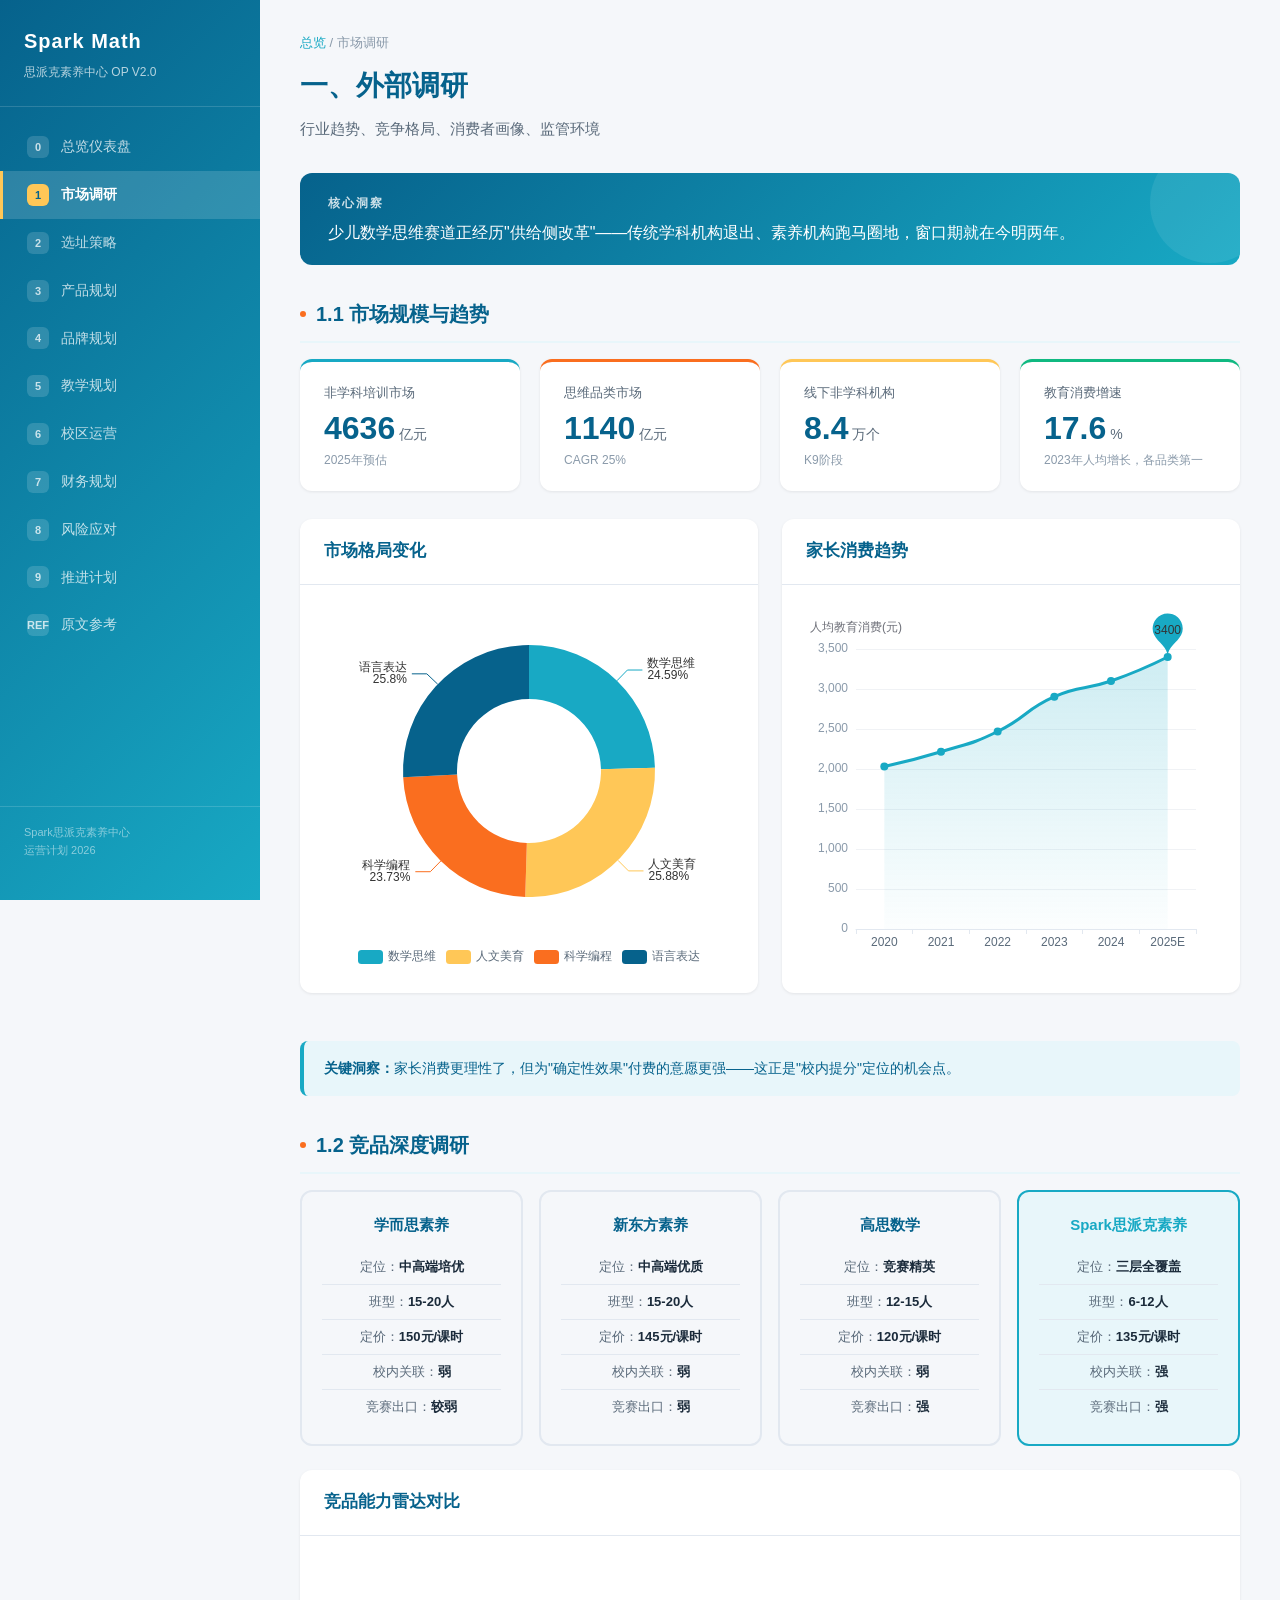
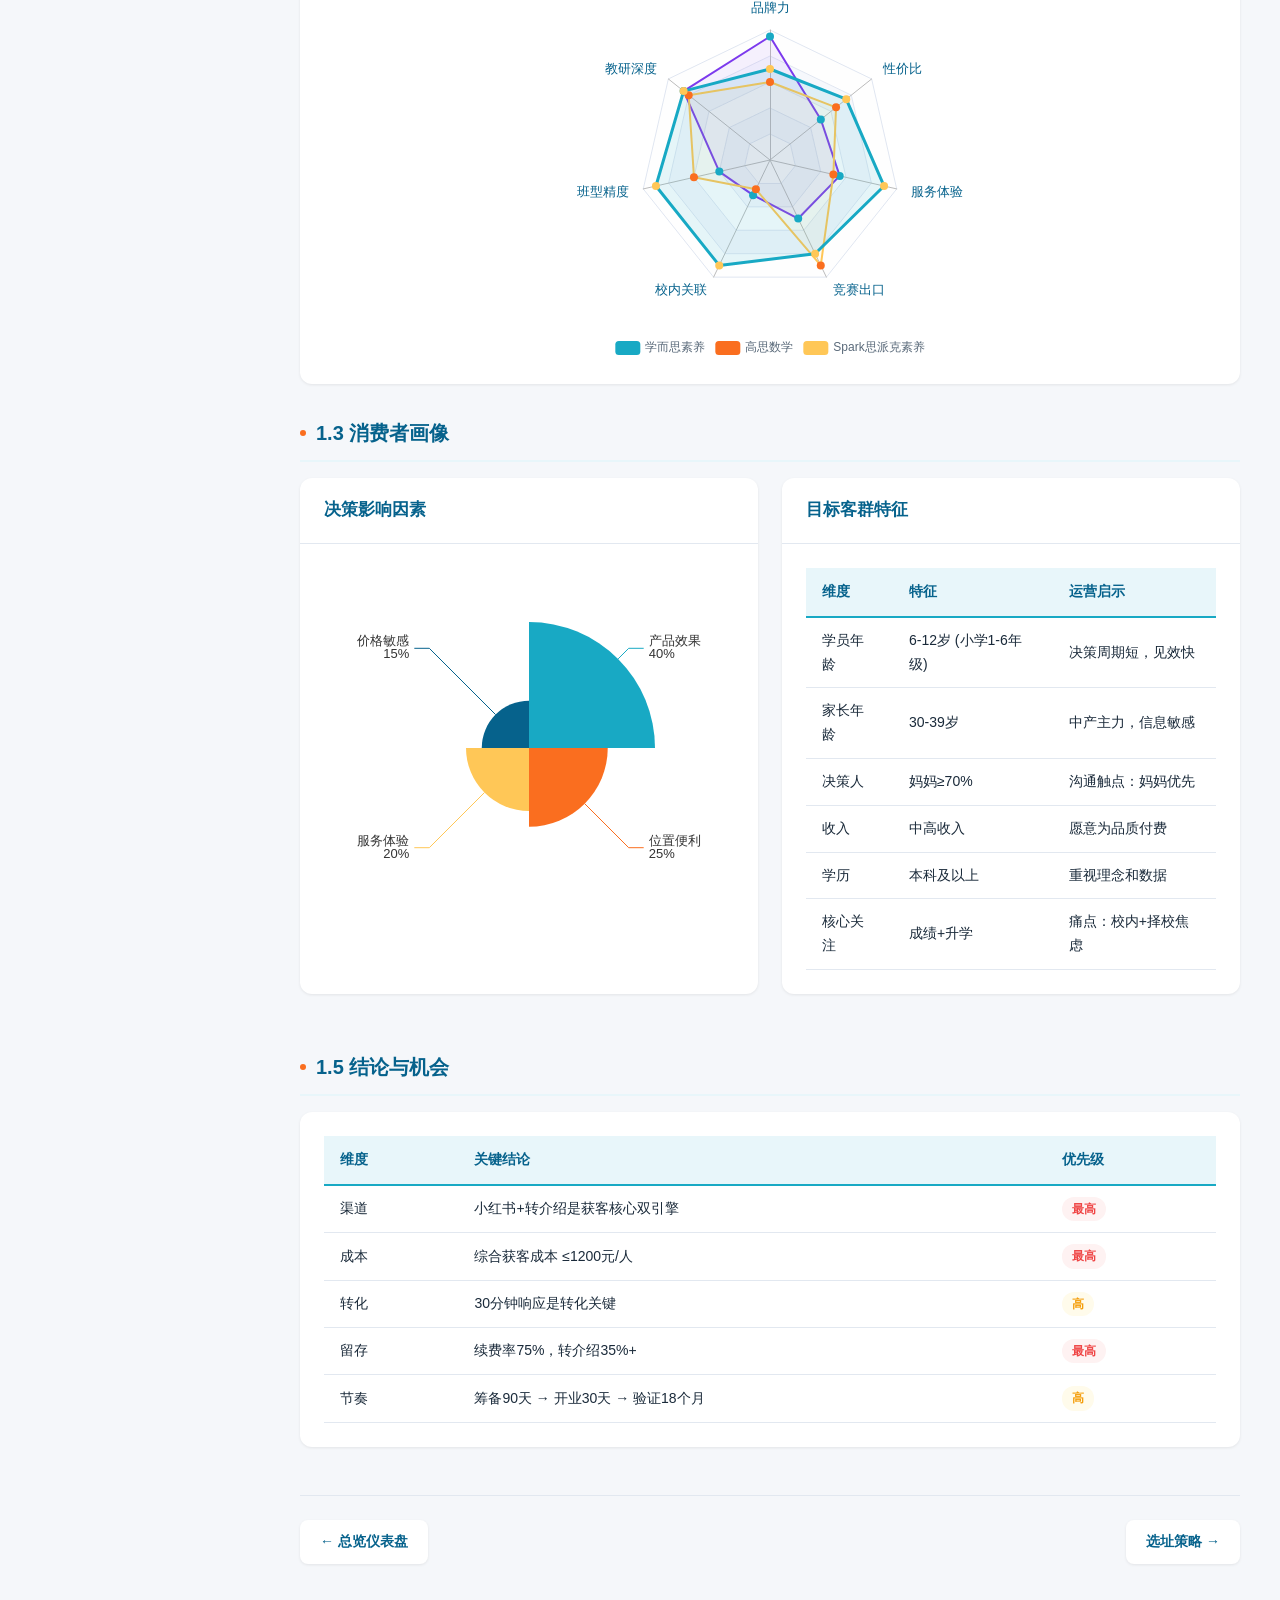
<file: market.html>
<!DOCTYPE html>
<html lang="zh-CN">
<head>
  <meta charset="UTF-8">
  <meta name="viewport" content="width=device-width, initial-scale=1.0">
  <title>Spark OP - 市场调研</title>
  <link rel="stylesheet" href="css/style.css">
</head>
<body>
  <aside class="sidebar" id="sidebar"></aside>
  <main class="main">
    <div class="page-header">
      <div class="breadcrumb"><a href="index.html">总览</a> / 市场调研</div>
      <h2>一、外部调研</h2>
      <p class="page-desc">行业趋势、竞争格局、消费者画像、监管环境</p>
    </div>

    <div class="insight-banner">
      <div class="insight-label">核心洞察</div>
      <p>少儿数学思维赛道正经历"供给侧改革"——传统学科机构退出、素养机构跑马圈地，窗口期就在今明两年。</p>
    </div>

    <!-- Market Size -->
    <h3 class="section-title"><span class="dot"></span>1.1 市场规模与趋势</h3>
    <div class="kpi-grid">
      <div class="kpi-card"><div class="kpi-label">非学科培训市场</div><div class="kpi-value">4636<span class="kpi-unit">亿元</span></div><div class="kpi-sub">2025年预估</div></div>
      <div class="kpi-card orange"><div class="kpi-label">思维品类市场</div><div class="kpi-value">1140<span class="kpi-unit">亿元</span></div><div class="kpi-sub">CAGR 25%</div></div>
      <div class="kpi-card gold"><div class="kpi-label">线下非学科机构</div><div class="kpi-value">8.4<span class="kpi-unit">万个</span></div><div class="kpi-sub">K9阶段</div></div>
      <div class="kpi-card green"><div class="kpi-label">教育消费增速</div><div class="kpi-value">17.6<span class="kpi-unit">%</span></div><div class="kpi-sub">2023年人均增长，各品类第一</div></div>
    </div>

    <div class="chart-row">
      <div class="card">
        <div class="card-header"><h3>市场格局变化</h3></div>
        <div class="card-body">
          <div id="chart-market" class="chart-container"></div>
        </div>
      </div>
      <div class="card">
        <div class="card-header"><h3>家长消费趋势</h3></div>
        <div class="card-body">
          <div id="chart-consumer" class="chart-container"></div>
        </div>
      </div>
    </div>

    <div class="callout callout-info">
      <strong>关键洞察：</strong>家长消费更理性了，但为"确定性效果"付费的意愿更强——这正是"校内提分"定位的机会点。
    </div>

    <!-- Competitor Analysis -->
    <h3 class="section-title"><span class="dot"></span>1.2 竞品深度调研</h3>
    <div class="vs-grid">
      <div class="vs-card">
        <div class="vs-name">学而思素养</div>
        <div class="vs-item">定位：<strong>中高端培优</strong></div>
        <div class="vs-item">班型：<strong>15-20人</strong></div>
        <div class="vs-item">定价：<strong>150元/课时</strong></div>
        <div class="vs-item">校内关联：<strong>弱</strong></div>
        <div class="vs-item">竞赛出口：<strong>较弱</strong></div>
      </div>
      <div class="vs-card">
        <div class="vs-name">新东方素养</div>
        <div class="vs-item">定位：<strong>中高端优质</strong></div>
        <div class="vs-item">班型：<strong>15-20人</strong></div>
        <div class="vs-item">定价：<strong>145元/课时</strong></div>
        <div class="vs-item">校内关联：<strong>弱</strong></div>
        <div class="vs-item">竞赛出口：<strong>弱</strong></div>
      </div>
      <div class="vs-card">
        <div class="vs-name">高思数学</div>
        <div class="vs-item">定位：<strong>竞赛精英</strong></div>
        <div class="vs-item">班型：<strong>12-15人</strong></div>
        <div class="vs-item">定价：<strong>120元/课时</strong></div>
        <div class="vs-item">校内关联：<strong>弱</strong></div>
        <div class="vs-item">竞赛出口：<strong>强</strong></div>
      </div>
      <div class="vs-card ours">
        <div class="vs-name">Spark思派克素养</div>
        <div class="vs-item">定位：<strong>三层全覆盖</strong></div>
        <div class="vs-item">班型：<strong>6-12人</strong></div>
        <div class="vs-item">定价：<strong>135元/课时</strong></div>
        <div class="vs-item">校内关联：<strong>强</strong></div>
        <div class="vs-item">竞赛出口：<strong>强</strong></div>
      </div>
    </div>

    <div class="card" style="margin-top:24px">
      <div class="card-header"><h3>竞品能力雷达对比</h3></div>
      <div class="card-body">
        <div id="chart-radar" class="chart-container" style="height:400px"></div>
      </div>
    </div>

    <!-- Consumer Profile -->
    <h3 class="section-title"><span class="dot"></span>1.3 消费者画像</h3>
    <div class="chart-row">
      <div class="card">
        <div class="card-header"><h3>决策影响因素</h3></div>
        <div class="card-body">
          <div id="chart-decision" class="chart-container"></div>
        </div>
      </div>
      <div class="card">
        <div class="card-header"><h3>目标客群特征</h3></div>
        <div class="card-body">
          <table class="data-table">
            <thead><tr><th>维度</th><th>特征</th><th>运营启示</th></tr></thead>
            <tbody>
              <tr><td>学员年龄</td><td>6-12岁 (小学1-6年级)</td><td>决策周期短，见效快</td></tr>
              <tr><td>家长年龄</td><td>30-39岁</td><td>中产主力，信息敏感</td></tr>
              <tr><td>决策人</td><td>妈妈&ge;70%</td><td>沟通触点：妈妈优先</td></tr>
              <tr><td>收入</td><td>中高收入</td><td>愿意为品质付费</td></tr>
              <tr><td>学历</td><td>本科及以上</td><td>重视理念和数据</td></tr>
              <tr><td>核心关注</td><td>成绩+升学</td><td>痛点：校内+择校焦虑</td></tr>
            </tbody>
          </table>
        </div>
      </div>
    </div>

    <!-- Opportunity -->
    <h3 class="section-title"><span class="dot"></span>1.5 结论与机会</h3>
    <div class="card">
      <div class="card-body">
        <table class="data-table">
          <thead><tr><th>维度</th><th>关键结论</th><th>优先级</th></tr></thead>
          <tbody>
            <tr><td>渠道</td><td>小红书+转介绍是获客核心双引擎</td><td><span class="tag tag-high">最高</span></td></tr>
            <tr><td>成本</td><td>综合获客成本 &le;1200元/人</td><td><span class="tag tag-high">最高</span></td></tr>
            <tr><td>转化</td><td>30分钟响应是转化关键</td><td><span class="tag tag-mid">高</span></td></tr>
            <tr><td>留存</td><td>续费率75%，转介绍35%+</td><td><span class="tag tag-high">最高</span></td></tr>
            <tr><td>节奏</td><td>筹备90天 &rarr; 开业30天 &rarr; 验证18个月</td><td><span class="tag tag-mid">高</span></td></tr>
          </tbody>
        </table>
      </div>
    </div>

    <div class="page-nav" id="page-nav"></div>
  </main>

  <script src="js/echarts.min.js"></script>
  <script src="js/charts.js"></script>
  <script src="js/nav.js"></script>
  <script>
    // Market structure
    (() => {
      const chart = initChart('chart-market');
      if(!chart) return;
      chart.setOption({
        tooltip: { trigger: 'item' },
        legend: { bottom: 0 },
        series: [{
          type: 'pie', radius: ['40%','70%'], center: ['50%','45%'],
          label: { formatter: '{b}\n{d}%', fontSize: 12 },
          data: [
            { value: 1140, name: '数学思维', itemStyle: { color: BRAND.teal } },
            { value: 1200, name: '人文美育', itemStyle: { color: BRAND.gold } },
            { value: 1100, name: '科学编程', itemStyle: { color: BRAND.orange } },
            { value: 1196, name: '语言表达', itemStyle: { color: BRAND.deep } },
          ]
        }]
      });
    })();

    // Consumer trends
    (() => {
      const chart = initChart('chart-consumer');
      if(!chart) return;
      chart.setOption({
        tooltip: { trigger: 'axis' },
        grid: { left: 50, right: 20, top: 40, bottom: 40 },
        xAxis: { type: 'category', data: ['2020','2021','2022','2023','2024','2025E'] },
        yAxis: { type: 'value', name: '人均教育消费(元)' },
        series: [{
          type: 'line', data: [2032, 2215, 2469, 2904, 3100, 3400], smooth: true,
          areaStyle: { color: new echarts.graphic.LinearGradient(0,0,0,1,[{offset:0,color:'rgba(24,169,196,0.3)'},{offset:1,color:'rgba(24,169,196,0.02)'}]) },
          lineStyle: { width: 3, color: BRAND.teal }, symbol: 'circle', symbolSize: 8,
          markPoint: { data: [{ type: 'max', name: '最高' }], symbolSize: 50 }
        }]
      });
    })();

    // Competitor Radar
    (() => {
      const chart = initChart('chart-radar');
      if(!chart) return;
      chart.setOption({
        legend: { bottom: 0, data: ['学而思素养','高思数学','Spark思派克素养'] },
        radar: {
          indicator: [
            { name: '品牌力', max: 100 },
            { name: '教研深度', max: 100 },
            { name: '班型精度', max: 100 },
            { name: '校内关联', max: 100 },
            { name: '竞赛出口', max: 100 },
            { name: '服务体验', max: 100 },
            { name: '性价比', max: 100 },
          ],
          shape: 'polygon', radius: '65%',
          axisName: { color: BRAND.deep, fontSize: 13 }
        },
        series: [{
          type: 'radar',
          data: [
            { value: [95, 85, 40, 30, 50, 55, 50], name: '学而思素养', lineStyle: { color: '#7c3aed' }, areaStyle: { color: 'rgba(124,58,237,0.1)' } },
            { value: [60, 80, 60, 25, 90, 50, 65], name: '高思数学', lineStyle: { color: BRAND.gold }, areaStyle: { color: 'rgba(255,199,87,0.1)' } },
            { value: [70, 85, 90, 90, 80, 90, 75], name: 'Spark思派克素养', lineStyle: { color: BRAND.teal, width: 3 }, areaStyle: { color: 'rgba(24,169,196,0.15)' } },
          ]
        }]
      });
    })();

    // Decision factors
    (() => {
      const chart = initChart('chart-decision');
      if(!chart) return;
      chart.setOption({
        tooltip: { trigger: 'item' },
        series: [{
          type: 'pie', radius: ['0%','70%'], center: ['50%','50%'],
          roseType: 'area',
          label: { formatter: '{b}\n{c}%', fontSize: 13 },
          data: [
            { value: 40, name: '产品效果', itemStyle: { color: BRAND.teal } },
            { value: 25, name: '位置便利', itemStyle: { color: BRAND.orange } },
            { value: 20, name: '服务体验', itemStyle: { color: BRAND.gold } },
            { value: 15, name: '价格敏感', itemStyle: { color: BRAND.deep } },
          ]
        }]
      });
    })();
  </script>
</body>
</html>
</file>
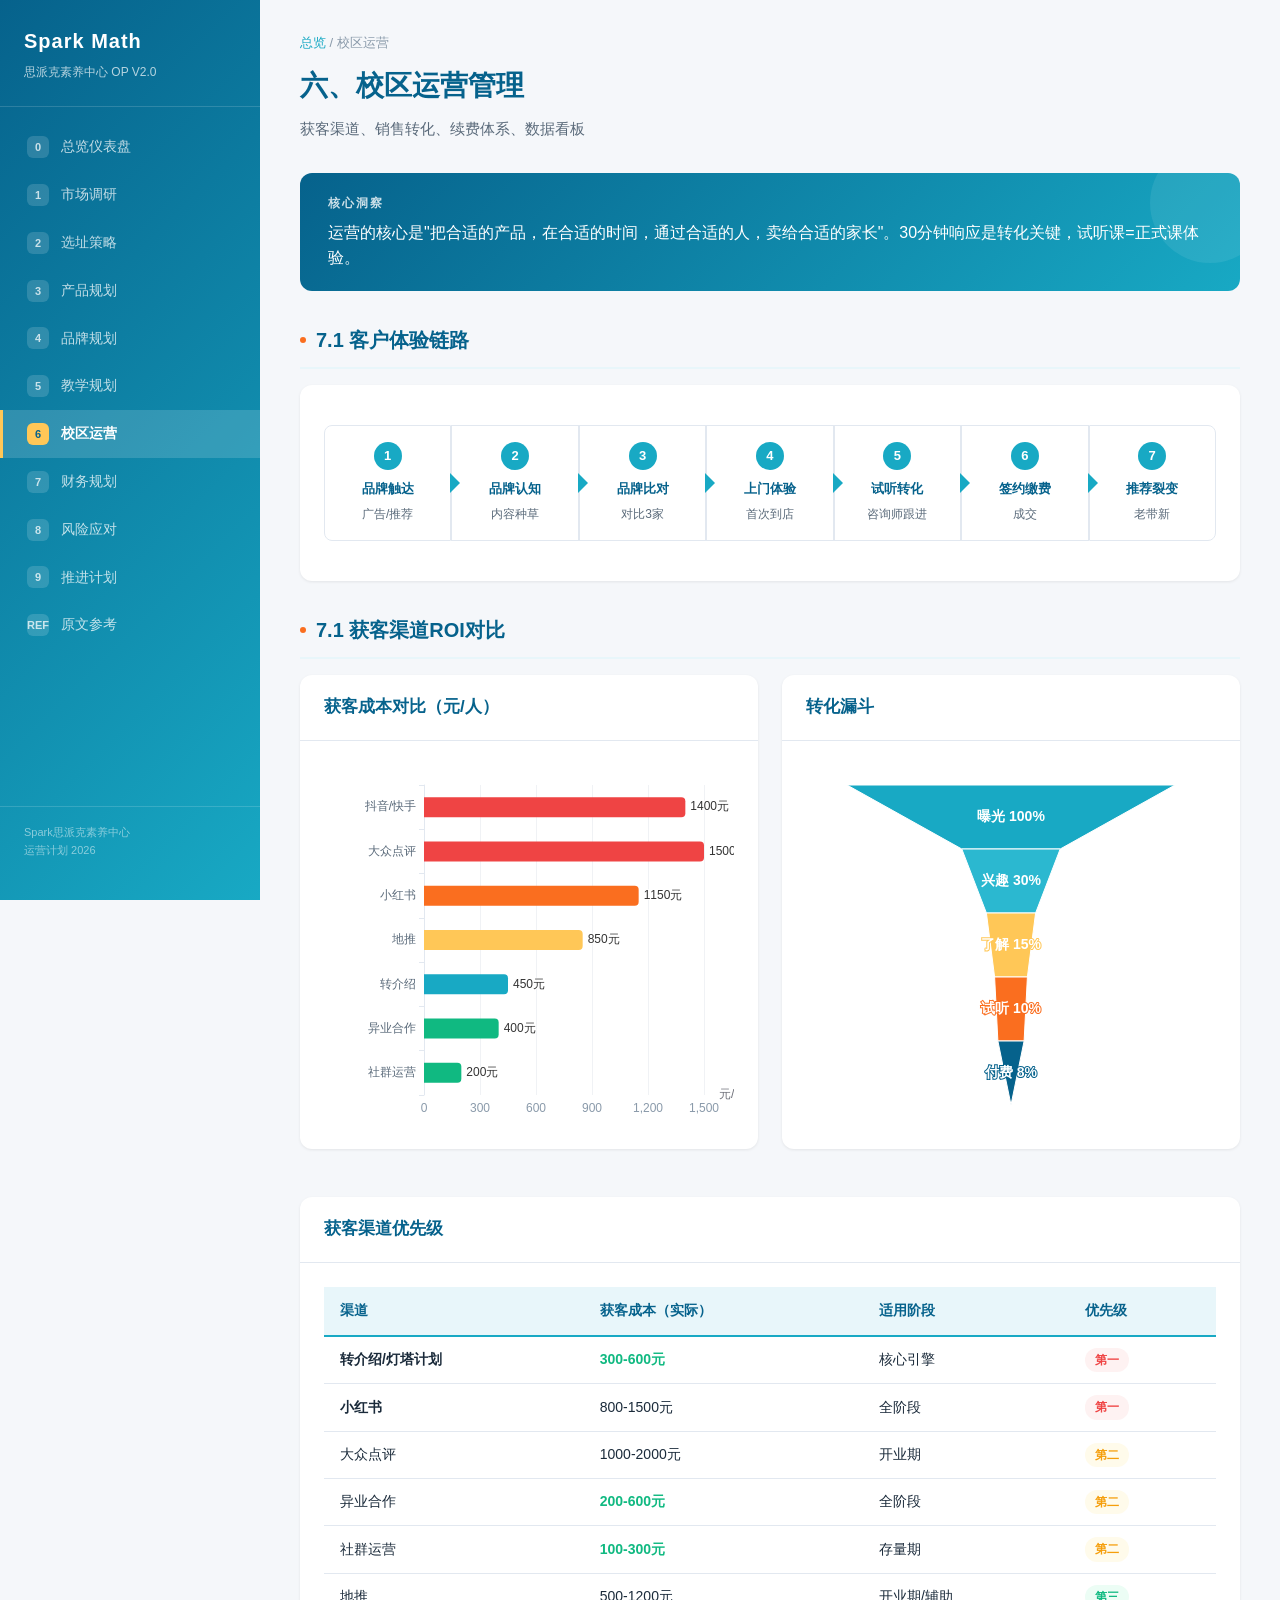
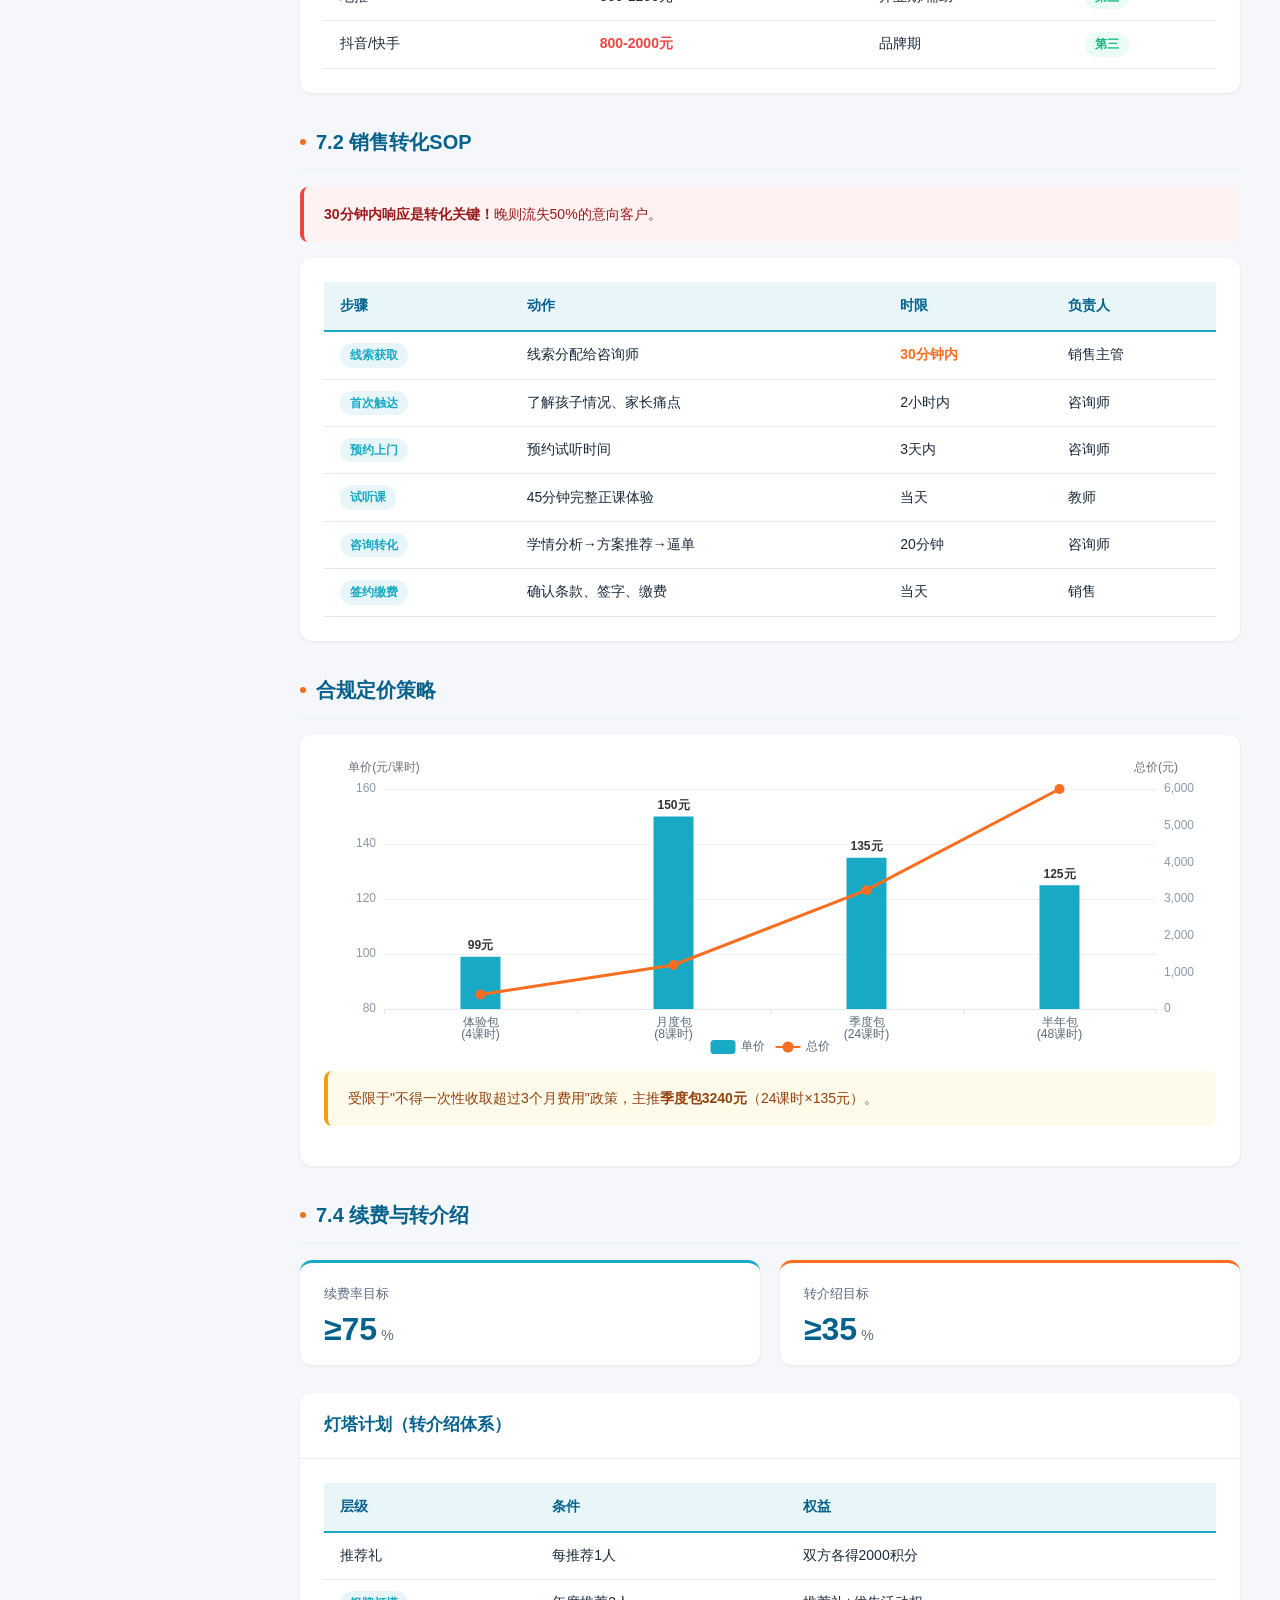
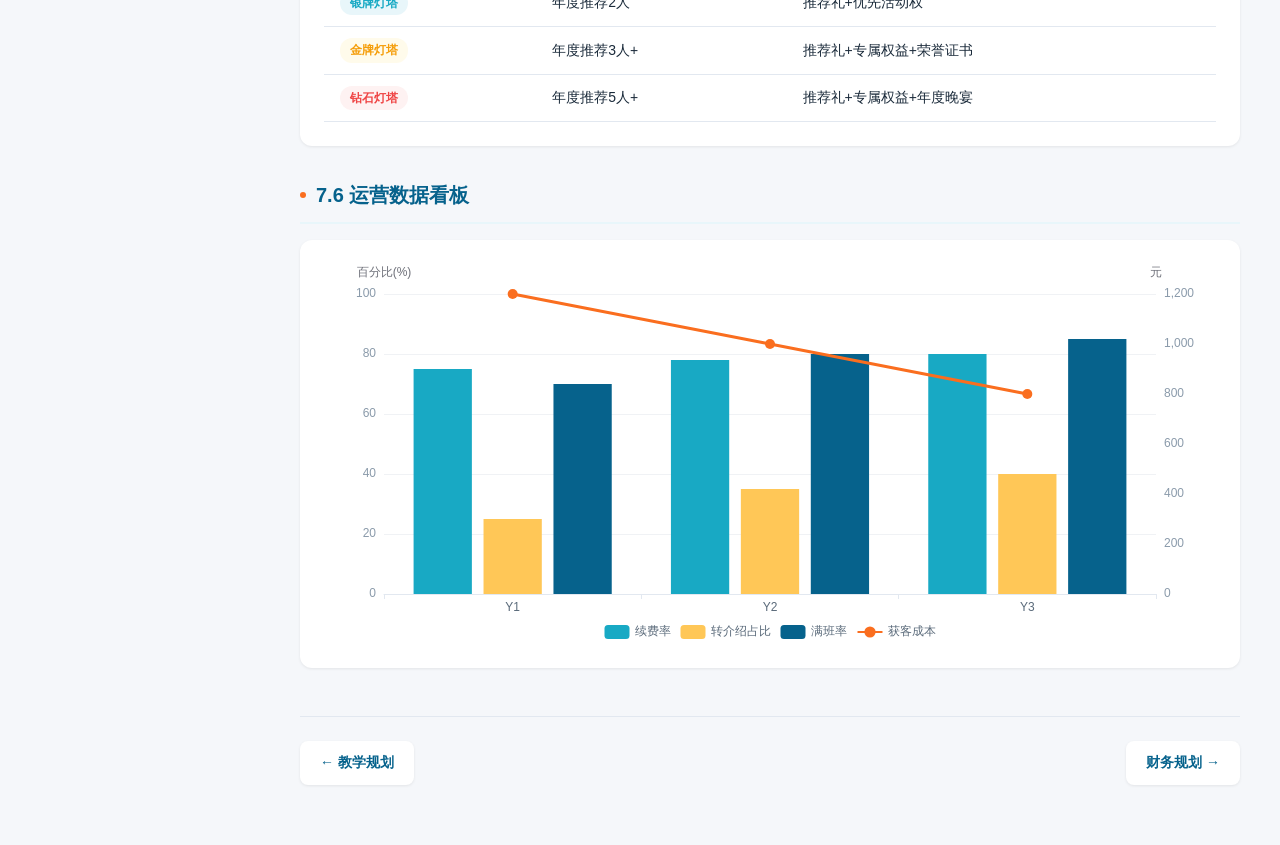
<file: operations.html>
<!DOCTYPE html>
<html lang="zh-CN">
<head>
  <meta charset="UTF-8">
  <meta name="viewport" content="width=device-width, initial-scale=1.0">
  <title>Spark OP - 校区运营</title>
  <link rel="stylesheet" href="css/style.css">
</head>
<body>
  <aside class="sidebar" id="sidebar"></aside>
  <main class="main">
    <div class="page-header">
      <div class="breadcrumb"><a href="index.html">总览</a> / 校区运营</div>
      <h2>六、校区运营管理</h2>
      <p class="page-desc">获客渠道、销售转化、续费体系、数据看板</p>
    </div>

    <div class="insight-banner">
      <div class="insight-label">核心洞察</div>
      <p>运营的核心是"把合适的产品，在合适的时间，通过合适的人，卖给合适的家长"。30分钟响应是转化关键，试听课=正式课体验。</p>
    </div>

    <!-- Customer Journey -->
    <h3 class="section-title"><span class="dot"></span>7.1 客户体验链路</h3>
    <div class="card">
      <div class="card-body">
        <div class="process-steps">
          <div class="process-step"><div class="step-num">1</div><div class="step-title">品牌触达</div><div class="step-desc">广告/推荐</div></div>
          <div class="process-step"><div class="step-num">2</div><div class="step-title">品牌认知</div><div class="step-desc">内容种草</div></div>
          <div class="process-step"><div class="step-num">3</div><div class="step-title">品牌比对</div><div class="step-desc">对比3家</div></div>
          <div class="process-step"><div class="step-num">4</div><div class="step-title">上门体验</div><div class="step-desc">首次到店</div></div>
          <div class="process-step"><div class="step-num">5</div><div class="step-title">试听转化</div><div class="step-desc">咨询师跟进</div></div>
          <div class="process-step"><div class="step-num">6</div><div class="step-title">签约缴费</div><div class="step-desc">成交</div></div>
          <div class="process-step"><div class="step-num">7</div><div class="step-title">推荐裂变</div><div class="step-desc">老带新</div></div>
        </div>
      </div>
    </div>

    <!-- Channels -->
    <h3 class="section-title"><span class="dot"></span>7.1 获客渠道ROI对比</h3>
    <div class="chart-row">
      <div class="card">
        <div class="card-header"><h3>获客成本对比（元/人）</h3></div>
        <div class="card-body">
          <div id="chart-cac" class="chart-container"></div>
        </div>
      </div>
      <div class="card">
        <div class="card-header"><h3>转化漏斗</h3></div>
        <div class="card-body">
          <div id="chart-funnel" class="chart-container"></div>
        </div>
      </div>
    </div>

    <!-- Channel Table -->
    <div class="card">
      <div class="card-header"><h3>获客渠道优先级</h3></div>
      <div class="card-body">
        <table class="data-table">
          <thead><tr><th>渠道</th><th>获客成本（实际）</th><th>适用阶段</th><th>优先级</th></tr></thead>
          <tbody>
            <tr><td><strong>转介绍/灯塔计划</strong></td><td class="green">300-600元</td><td>核心引擎</td><td><span class="tag tag-high">第一</span></td></tr>
            <tr><td><strong>小红书</strong></td><td>800-1500元</td><td>全阶段</td><td><span class="tag tag-high">第一</span></td></tr>
            <tr><td>大众点评</td><td>1000-2000元</td><td>开业期</td><td><span class="tag tag-mid">第二</span></td></tr>
            <tr><td>异业合作</td><td class="green">200-600元</td><td>全阶段</td><td><span class="tag tag-mid">第二</span></td></tr>
            <tr><td>社群运营</td><td class="green">100-300元</td><td>存量期</td><td><span class="tag tag-mid">第二</span></td></tr>
            <tr><td>地推</td><td>500-1200元</td><td>开业期/辅助</td><td><span class="tag tag-low">第三</span></td></tr>
            <tr><td>抖音/快手</td><td class="red">800-2000元</td><td>品牌期</td><td><span class="tag tag-low">第三</span></td></tr>
          </tbody>
        </table>
      </div>
    </div>

    <!-- Conversion SOP -->
    <h3 class="section-title"><span class="dot"></span>7.2 销售转化SOP</h3>
    <div class="callout callout-danger">
      <strong>30分钟内响应是转化关键！</strong>晚则流失50%的意向客户。
    </div>
    <div class="card">
      <div class="card-body">
        <table class="data-table">
          <thead><tr><th>步骤</th><th>动作</th><th>时限</th><th>负责人</th></tr></thead>
          <tbody>
            <tr><td><span class="tag tag-teal">线索获取</span></td><td>线索分配给咨询师</td><td class="highlight">30分钟内</td><td>销售主管</td></tr>
            <tr><td><span class="tag tag-teal">首次触达</span></td><td>了解孩子情况、家长痛点</td><td>2小时内</td><td>咨询师</td></tr>
            <tr><td><span class="tag tag-teal">预约上门</span></td><td>预约试听时间</td><td>3天内</td><td>咨询师</td></tr>
            <tr><td><span class="tag tag-teal">试听课</span></td><td>45分钟完整正课体验</td><td>当天</td><td>教师</td></tr>
            <tr><td><span class="tag tag-teal">咨询转化</span></td><td>学情分析&rarr;方案推荐&rarr;逼单</td><td>20分钟</td><td>咨询师</td></tr>
            <tr><td><span class="tag tag-teal">签约缴费</span></td><td>确认条款、签字、缴费</td><td>当天</td><td>销售</td></tr>
          </tbody>
        </table>
      </div>
    </div>

    <!-- Pricing -->
    <h3 class="section-title"><span class="dot"></span>合规定价策略</h3>
    <div class="card">
      <div class="card-body">
        <div id="chart-price" class="chart-container" style="height:300px"></div>
        <div class="callout callout-warning" style="margin-top:12px">受限于"不得一次性收取超过3个月费用"政策，主推<strong>季度包3240元</strong>（24课时×135元）。</div>
      </div>
    </div>

    <!-- Renewal -->
    <h3 class="section-title"><span class="dot"></span>7.4 续费与转介绍</h3>
    <div class="kpi-grid" style="grid-template-columns:1fr 1fr">
      <div class="kpi-card"><div class="kpi-label">续费率目标</div><div class="kpi-value">&ge;75<span class="kpi-unit">%</span></div></div>
      <div class="kpi-card orange"><div class="kpi-label">转介绍目标</div><div class="kpi-value">&ge;35<span class="kpi-unit">%</span></div></div>
    </div>

    <div class="card">
      <div class="card-header"><h3>灯塔计划（转介绍体系）</h3></div>
      <div class="card-body">
        <table class="data-table">
          <thead><tr><th>层级</th><th>条件</th><th>权益</th></tr></thead>
          <tbody>
            <tr><td>推荐礼</td><td>每推荐1人</td><td>双方各得2000积分</td></tr>
            <tr><td><span class="tag tag-teal">银牌灯塔</span></td><td>年度推荐2人</td><td>推荐礼+优先活动权</td></tr>
            <tr><td><span class="tag tag-mid">金牌灯塔</span></td><td>年度推荐3人+</td><td>推荐礼+专属权益+荣誉证书</td></tr>
            <tr><td><span class="tag tag-high">钻石灯塔</span></td><td>年度推荐5人+</td><td>推荐礼+专属权益+年度晚宴</td></tr>
          </tbody>
        </table>
      </div>
    </div>

    <!-- Operations Dashboard -->
    <h3 class="section-title"><span class="dot"></span>7.6 运营数据看板</h3>
    <div class="card">
      <div class="card-body">
        <div id="chart-ops" class="chart-container" style="height:380px"></div>
      </div>
    </div>

    <div class="page-nav" id="page-nav"></div>
  </main>

  <script src="js/echarts.min.js"></script>
  <script src="js/charts.js"></script>
  <script src="js/nav.js"></script>
  <script>
    // CAC comparison
    (() => {
      const chart = initChart('chart-cac');
      if(!chart) return;
      chart.setOption({
        tooltip: { trigger: 'axis' },
        grid: { left: 100, right: 30, top: 20, bottom: 30 },
        yAxis: { type: 'category', data: ['社群运营','异业合作','转介绍','地推','小红书','大众点评','抖音/快手'] },
        xAxis: { type: 'value', name: '元/人' },
        series: [{
          type: 'bar', data: [
            { value: 200, itemStyle: { color: BRAND.success } },
            { value: 400, itemStyle: { color: BRAND.success } },
            { value: 450, itemStyle: { color: BRAND.teal } },
            { value: 850, itemStyle: { color: BRAND.gold } },
            { value: 1150, itemStyle: { color: BRAND.orange } },
            { value: 1500, itemStyle: { color: BRAND.danger } },
            { value: 1400, itemStyle: { color: BRAND.danger } },
          ],
          barWidth: 20, itemStyle: { borderRadius: [0,4,4,0] },
          label: { show: true, position: 'right', formatter: '{c}元', fontSize: 12 }
        }]
      });
    })();

    // Funnel
    (() => {
      const chart = initChart('chart-funnel');
      if(!chart) return;
      chart.setOption({
        tooltip: { trigger: 'item', formatter: '{b}: {c}%' },
        series: [{
          type: 'funnel', left: '10%', right: '10%', top: 20, bottom: 20,
          label: { show: true, position: 'inside', fontSize: 14, fontWeight: 600, color: '#fff' },
          data: [
            { value: 100, name: '曝光 100%', itemStyle: { color: BRAND.teal } },
            { value: 30, name: '兴趣 30%', itemStyle: { color: '#2bb8d0' } },
            { value: 15, name: '了解 15%', itemStyle: { color: BRAND.gold } },
            { value: 10, name: '试听 10%', itemStyle: { color: BRAND.orange } },
            { value: 8, name: '付费 8%', itemStyle: { color: BRAND.deep } },
          ]
        }]
      });
    })();

    // Pricing
    (() => {
      const chart = initChart('chart-price');
      if(!chart) return;
      chart.setOption({
        tooltip: { trigger: 'axis' },
        legend: { bottom: 0 },
        grid: { left: 60, right: 60, top: 30, bottom: 50 },
        xAxis: { type: 'category', data: ['体验包\n(4课时)','月度包\n(8课时)','季度包\n(24课时)','半年包\n(48课时)'] },
        yAxis: [
          { type: 'value', name: '单价(元/课时)', min: 80, max: 160 },
          { type: 'value', name: '总价(元)', splitLine: { show: false } }
        ],
        series: [
          { name: '单价', type: 'bar', data: [99,150,135,125], color: BRAND.teal, barWidth: 40,
            label: { show: true, position: 'top', formatter: '{c}元', fontWeight: 700 } },
          { name: '总价', type: 'line', yAxisIndex: 1, data: [396,1200,3240,6000], color: BRAND.orange,
            symbol: 'circle', symbolSize: 10, lineStyle: { width: 3 } },
        ]
      });
    })();

    // Ops dashboard
    (() => {
      const chart = initChart('chart-ops');
      if(!chart) return;
      chart.setOption({
        tooltip: { trigger: 'axis' },
        legend: { bottom: 0 },
        grid: { left: 60, right: 60, top: 30, bottom: 50 },
        xAxis: { type: 'category', data: ['Y1','Y2','Y3'] },
        yAxis: [
          { type: 'value', name: '百分比(%)', max: 100 },
          { type: 'value', name: '元', splitLine: { show: false } }
        ],
        series: [
          { name: '续费率', type: 'bar', data: [75,78,80], color: BRAND.teal },
          { name: '转介绍占比', type: 'bar', data: [25,35,40], color: BRAND.gold },
          { name: '满班率', type: 'bar', data: [70,80,85], color: BRAND.deep },
          { name: '获客成本', type: 'line', yAxisIndex: 1, data: [1200,1000,800], color: BRAND.orange, symbol: 'circle', symbolSize: 10, lineStyle: { width: 3 } },
        ]
      });
    })();
  </script>
</body>
</html>
</file>
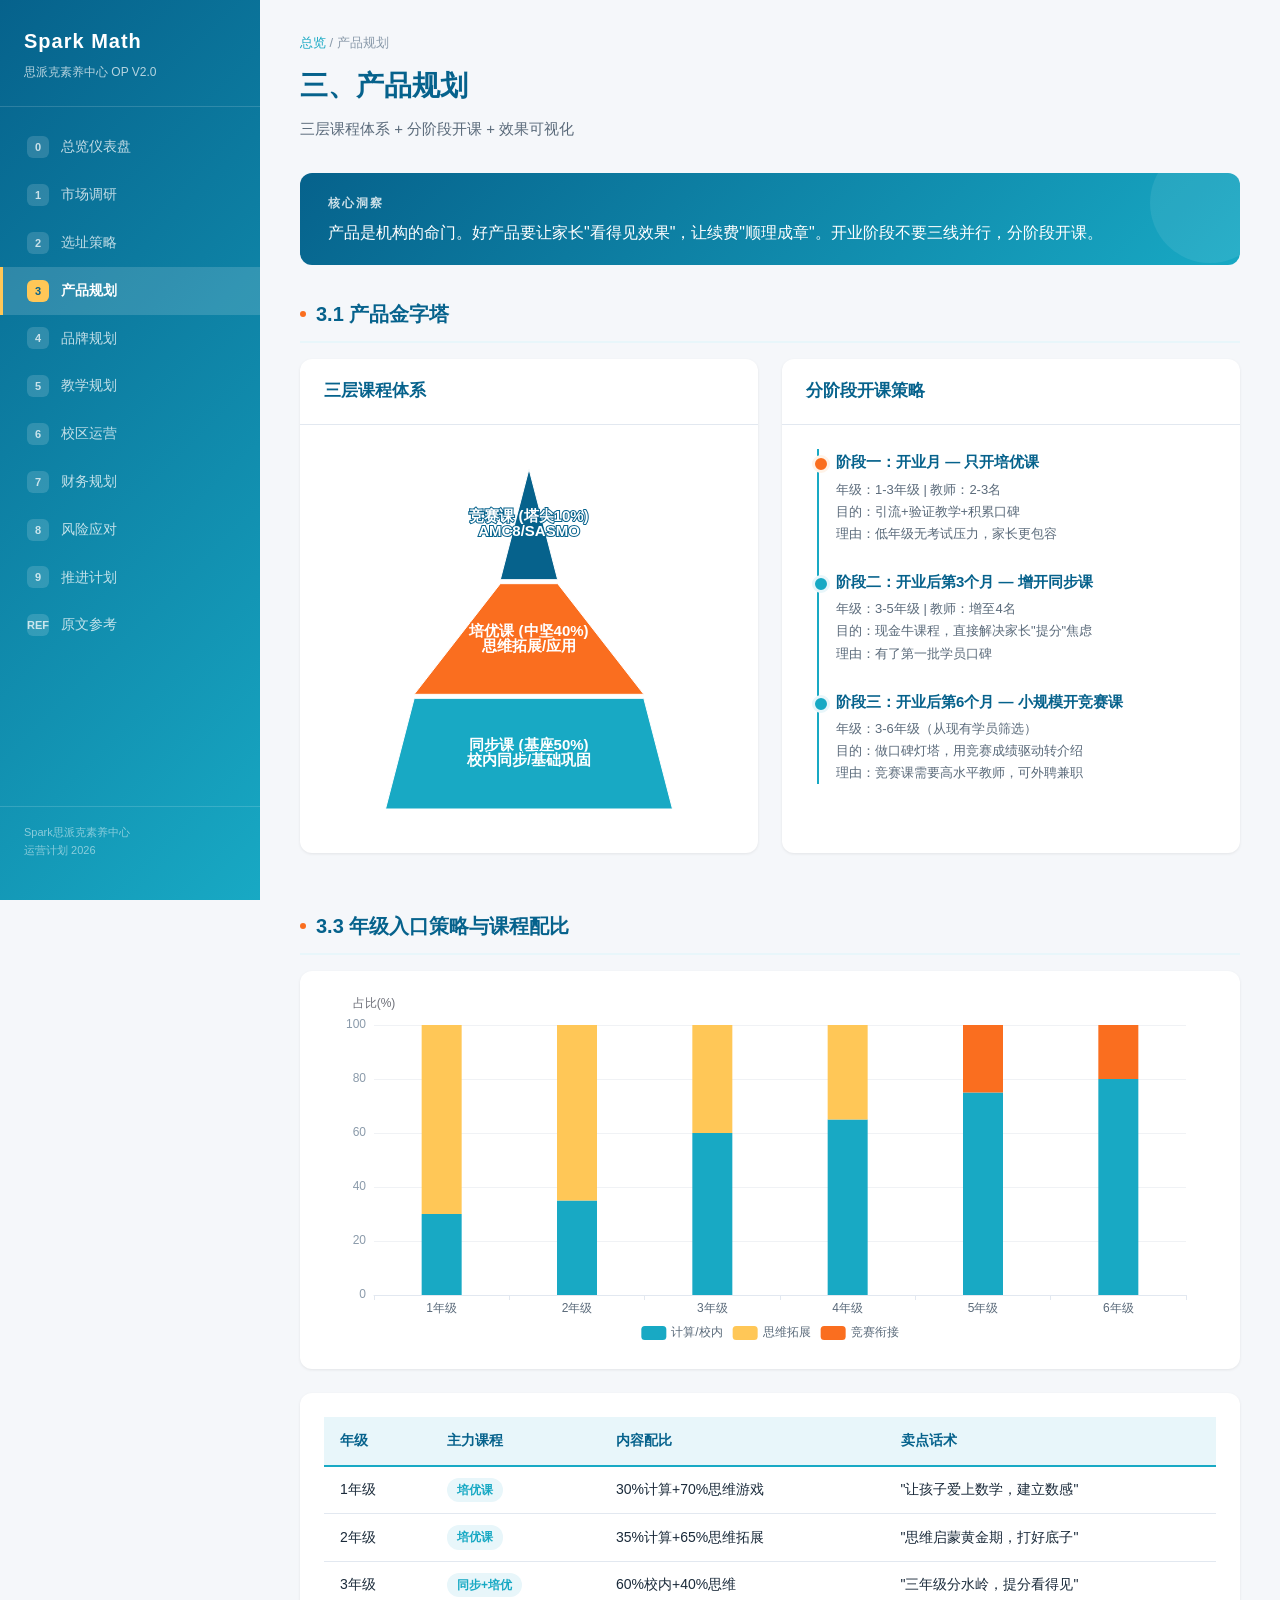
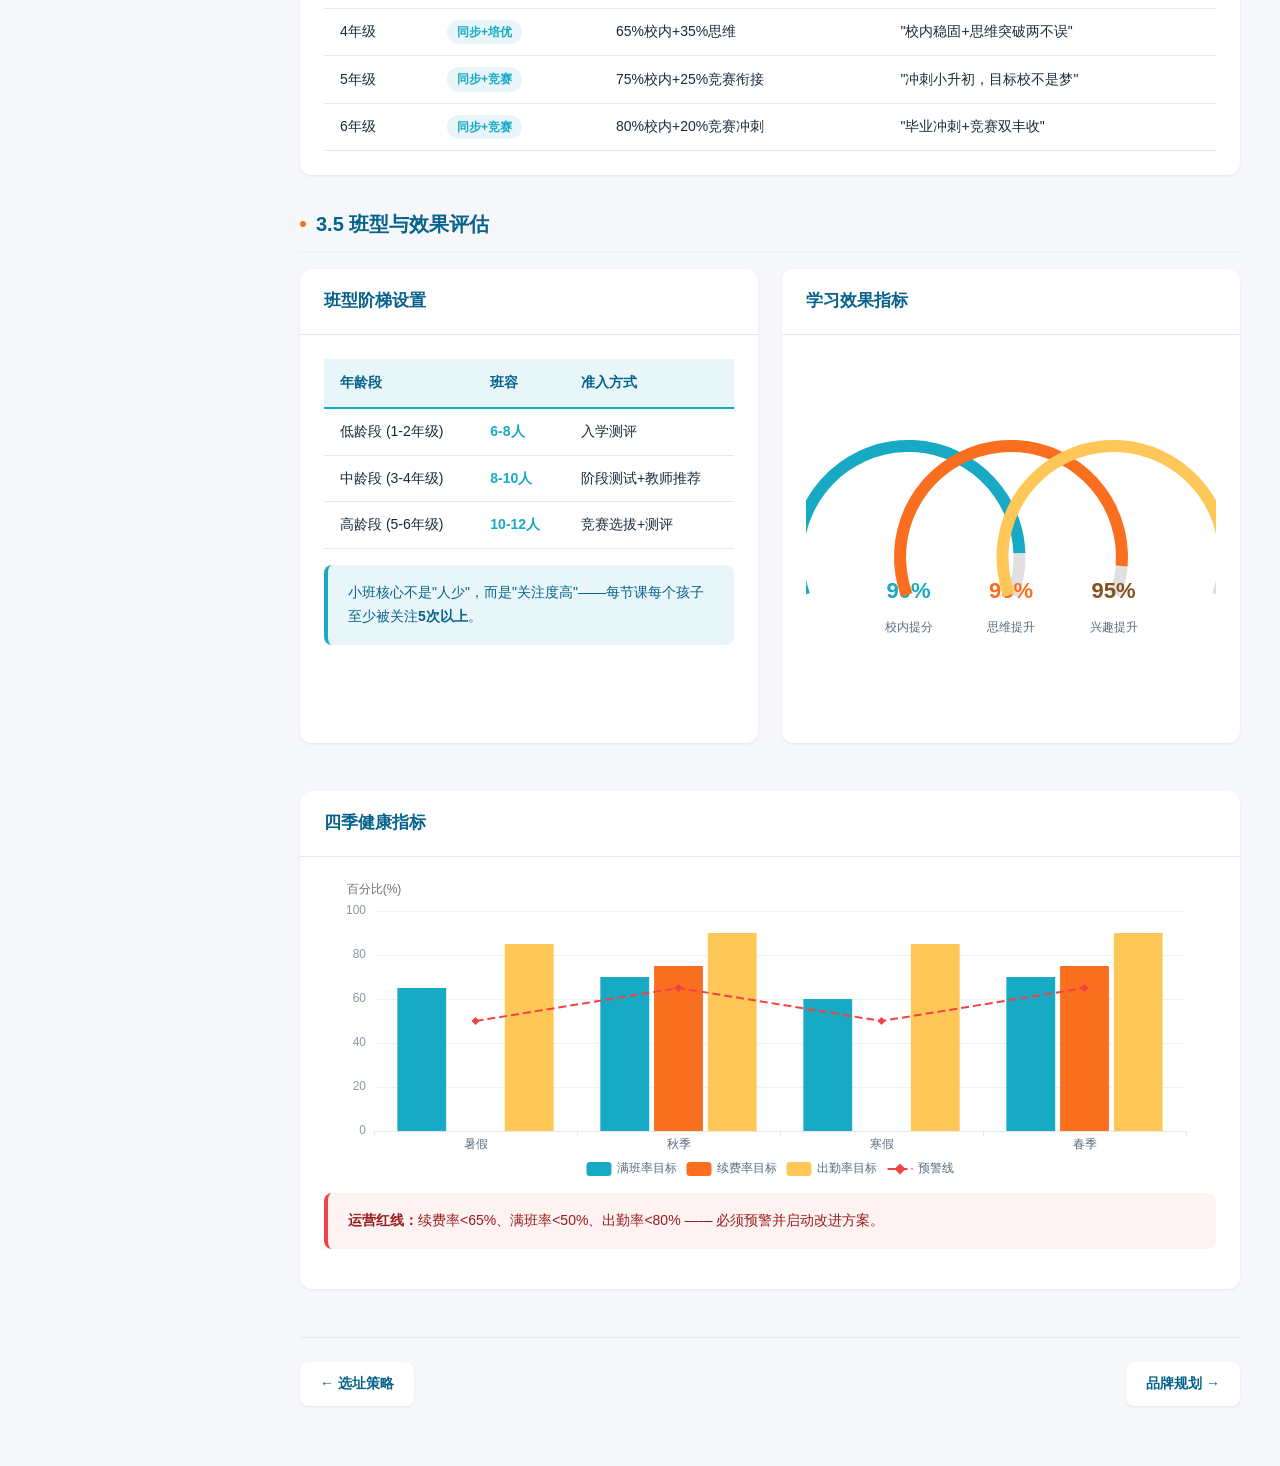
<file: product.html>
<!DOCTYPE html>
<html lang="zh-CN">
<head>
  <meta charset="UTF-8">
  <meta name="viewport" content="width=device-width, initial-scale=1.0">
  <title>Spark OP - 产品规划</title>
  <link rel="stylesheet" href="css/style.css">
</head>
<body>
  <aside class="sidebar" id="sidebar"></aside>
  <main class="main">
    <div class="page-header">
      <div class="breadcrumb"><a href="index.html">总览</a> / 产品规划</div>
      <h2>三、产品规划</h2>
      <p class="page-desc">三层课程体系 + 分阶段开课 + 效果可视化</p>
    </div>

    <div class="insight-banner">
      <div class="insight-label">核心洞察</div>
      <p>产品是机构的命门。好产品要让家长"看得见效果"，让续费"顺理成章"。开业阶段不要三线并行，分阶段开课。</p>
    </div>

    <!-- Product Pyramid -->
    <h3 class="section-title"><span class="dot"></span>3.1 产品金字塔</h3>
    <div class="chart-row">
      <div class="card">
        <div class="card-header"><h3>三层课程体系</h3></div>
        <div class="card-body">
          <div id="chart-pyramid" class="chart-container" style="height:380px"></div>
        </div>
      </div>
      <div class="card">
        <div class="card-header"><h3>分阶段开课策略</h3></div>
        <div class="card-body">
          <div class="timeline">
            <div class="timeline-item active">
              <h4>阶段一：开业月 — 只开培优课</h4>
              <p>年级：1-3年级 | 教师：2-3名<br>目的：引流+验证教学+积累口碑<br>理由：低年级无考试压力，家长更包容</p>
            </div>
            <div class="timeline-item">
              <h4>阶段二：开业后第3个月 — 增开同步课</h4>
              <p>年级：3-5年级 | 教师：增至4名<br>目的：现金牛课程，直接解决家长"提分"焦虑<br>理由：有了第一批学员口碑</p>
            </div>
            <div class="timeline-item">
              <h4>阶段三：开业后第6个月 — 小规模开竞赛课</h4>
              <p>年级：3-6年级（从现有学员筛选）<br>目的：做口碑灯塔，用竞赛成绩驱动转介绍<br>理由：竞赛课需要高水平教师，可外聘兼职</p>
            </div>
          </div>
        </div>
      </div>
    </div>

    <!-- Grade Strategy -->
    <h3 class="section-title"><span class="dot"></span>3.3 年级入口策略与课程配比</h3>
    <div class="card">
      <div class="card-body">
        <div id="chart-grade" class="chart-container" style="height:350px"></div>
      </div>
    </div>

    <div class="card">
      <div class="card-body">
        <table class="data-table">
          <thead><tr><th>年级</th><th>主力课程</th><th>内容配比</th><th>卖点话术</th></tr></thead>
          <tbody>
            <tr><td>1年级</td><td><span class="tag tag-teal">培优课</span></td><td>30%计算+70%思维游戏</td><td>"让孩子爱上数学，建立数感"</td></tr>
            <tr><td>2年级</td><td><span class="tag tag-teal">培优课</span></td><td>35%计算+65%思维拓展</td><td>"思维启蒙黄金期，打好底子"</td></tr>
            <tr><td>3年级</td><td><span class="tag tag-teal">同步+培优</span></td><td>60%校内+40%思维</td><td>"三年级分水岭，提分看得见"</td></tr>
            <tr><td>4年级</td><td><span class="tag tag-teal">同步+培优</span></td><td>65%校内+35%思维</td><td>"校内稳固+思维突破两不误"</td></tr>
            <tr><td>5年级</td><td><span class="tag tag-teal">同步+竞赛</span></td><td>75%校内+25%竞赛衔接</td><td>"冲刺小升初，目标校不是梦"</td></tr>
            <tr><td>6年级</td><td><span class="tag tag-teal">同步+竞赛</span></td><td>80%校内+20%竞赛冲刺</td><td>"毕业冲刺+竞赛双丰收"</td></tr>
          </tbody>
        </table>
      </div>
    </div>

    <!-- Class Size & Health -->
    <h3 class="section-title"><span class="dot"></span>3.5 班型与效果评估</h3>
    <div class="chart-row">
      <div class="card">
        <div class="card-header"><h3>班型阶梯设置</h3></div>
        <div class="card-body">
          <table class="data-table">
            <thead><tr><th>年龄段</th><th>班容</th><th>准入方式</th></tr></thead>
            <tbody>
              <tr><td>低龄段 (1-2年级)</td><td class="teal">6-8人</td><td>入学测评</td></tr>
              <tr><td>中龄段 (3-4年级)</td><td class="teal">8-10人</td><td>阶段测试+教师推荐</td></tr>
              <tr><td>高龄段 (5-6年级)</td><td class="teal">10-12人</td><td>竞赛选拔+测评</td></tr>
            </tbody>
          </table>
          <div class="callout callout-info" style="margin-top:16px">小班核心不是"人少"，而是"关注度高"——每节课每个孩子至少被关注<strong>5次以上</strong>。</div>
        </div>
      </div>
      <div class="card">
        <div class="card-header"><h3>学习效果指标</h3></div>
        <div class="card-body">
          <div id="chart-effect" class="chart-container"></div>
        </div>
      </div>
    </div>

    <!-- Season Health -->
    <div class="card">
      <div class="card-header"><h3>四季健康指标</h3></div>
      <div class="card-body">
        <div id="chart-season" class="chart-container" style="height:300px"></div>
        <div class="callout callout-danger" style="margin-top:12px">
          <strong>运营红线：</strong>续费率&lt;65%、满班率&lt;50%、出勤率&lt;80% —— 必须预警并启动改进方案。
        </div>
      </div>
    </div>

    <div class="page-nav" id="page-nav"></div>
  </main>

  <script src="js/echarts.min.js"></script>
  <script src="js/charts.js"></script>
  <script src="js/nav.js"></script>
  <script>
    // Pyramid (funnel)
    (() => {
      const chart = initChart('chart-pyramid');
      if(!chart) return;
      chart.setOption({
        tooltip: { trigger: 'item', formatter: '{b}: {c}%学员' },
        series: [{
          type: 'funnel', left: '15%', right: '15%', top: 20, bottom: 20,
          sort: 'ascending', gap: 4,
          label: { show: true, position: 'inside', fontSize: 15, fontWeight: 700, color: '#fff' },
          data: [
            { value: 50, name: '同步课 (基座50%)\n校内同步/基础巩固', itemStyle: { color: BRAND.teal } },
            { value: 40, name: '培优课 (中坚40%)\n思维拓展/应用', itemStyle: { color: BRAND.orange } },
            { value: 10, name: '竞赛课 (塔尖10%)\nAMC8/SASMO', itemStyle: { color: BRAND.deep } },
          ]
        }]
      });
    })();

    // Grade course ratio
    (() => {
      const chart = initChart('chart-grade');
      if(!chart) return;
      chart.setOption({
        tooltip: { trigger: 'axis', axisPointer: { type: 'shadow' } },
        legend: { bottom: 0 },
        grid: { left: 50, right: 30, top: 30, bottom: 50 },
        xAxis: { type: 'category', data: ['1年级','2年级','3年级','4年级','5年级','6年级'] },
        yAxis: { type: 'value', max: 100, name: '占比(%)' },
        series: [
          { name: '计算/校内', type: 'bar', stack: 'total', data: [30,35,60,65,75,80], color: BRAND.teal, barWidth: 40 },
          { name: '思维拓展', type: 'bar', stack: 'total', data: [70,65,40,35,0,0], color: BRAND.gold, barWidth: 40 },
          { name: '竞赛衔接', type: 'bar', stack: 'total', data: [0,0,0,0,25,20], color: BRAND.orange, barWidth: 40 },
        ]
      });
    })();

    // Effect gauge
    (() => {
      const chart = initChart('chart-effect');
      if(!chart) return;
      chart.setOption({
        series: [
          { type: 'gauge', center: ['25%','55%'], radius: '65%', min: 0, max: 100, startAngle: 200, endAngle: -20,
            axisLine: { lineStyle: { width: 12, color: [[0.9,BRAND.teal],[1,'#e0e0e0']] } },
            pointer: { show: false }, axisTick: { show: false }, splitLine: { show: false }, axisLabel: { show: false },
            detail: { formatter: '90%', fontSize: 22, fontWeight: 700, color: BRAND.teal, offsetCenter: [0, '30%'] },
            title: { offsetCenter: [0, '60%'], fontSize: 12, color: '#5a6a7a' },
            data: [{ value: 90, name: '校内提分' }] },
          { type: 'gauge', center: ['50%','55%'], radius: '65%', min: 0, max: 100, startAngle: 200, endAngle: -20,
            axisLine: { lineStyle: { width: 12, color: [[0.93,BRAND.orange],[1,'#e0e0e0']] } },
            pointer: { show: false }, axisTick: { show: false }, splitLine: { show: false }, axisLabel: { show: false },
            detail: { formatter: '93%', fontSize: 22, fontWeight: 700, color: BRAND.orange, offsetCenter: [0, '30%'] },
            title: { offsetCenter: [0, '60%'], fontSize: 12, color: '#5a6a7a' },
            data: [{ value: 93, name: '思维提升' }] },
          { type: 'gauge', center: ['75%','55%'], radius: '65%', min: 0, max: 100, startAngle: 200, endAngle: -20,
            axisLine: { lineStyle: { width: 12, color: [[0.95,BRAND.gold],[1,'#e0e0e0']] } },
            pointer: { show: false }, axisTick: { show: false }, splitLine: { show: false }, axisLabel: { show: false },
            detail: { formatter: '95%', fontSize: 22, fontWeight: 700, color: BRAND.brown, offsetCenter: [0, '30%'] },
            title: { offsetCenter: [0, '60%'], fontSize: 12, color: '#5a6a7a' },
            data: [{ value: 95, name: '兴趣提升' }] },
        ]
      });
    })();

    // Season health
    (() => {
      const chart = initChart('chart-season');
      if(!chart) return;
      chart.setOption({
        tooltip: { trigger: 'axis' },
        legend: { bottom: 0 },
        grid: { left: 50, right: 30, top: 30, bottom: 50 },
        xAxis: { type: 'category', data: ['暑假','秋季','寒假','春季'] },
        yAxis: { type: 'value', max: 100, name: '百分比(%)' },
        series: [
          { name: '满班率目标', type: 'bar', data: [65,70,60,70], color: BRAND.teal, barGap: '10%' },
          { name: '续费率目标', type: 'bar', data: [0,75,0,75], color: BRAND.orange },
          { name: '出勤率目标', type: 'bar', data: [85,90,85,90], color: BRAND.gold },
          { name: '预警线', type: 'line', data: [50,65,50,65], color: BRAND.danger, lineStyle: { type: 'dashed', width: 2 }, symbol: 'diamond', symbolSize: 8 },
        ]
      });
    })();
  </script>
</body>
</html>
</file>
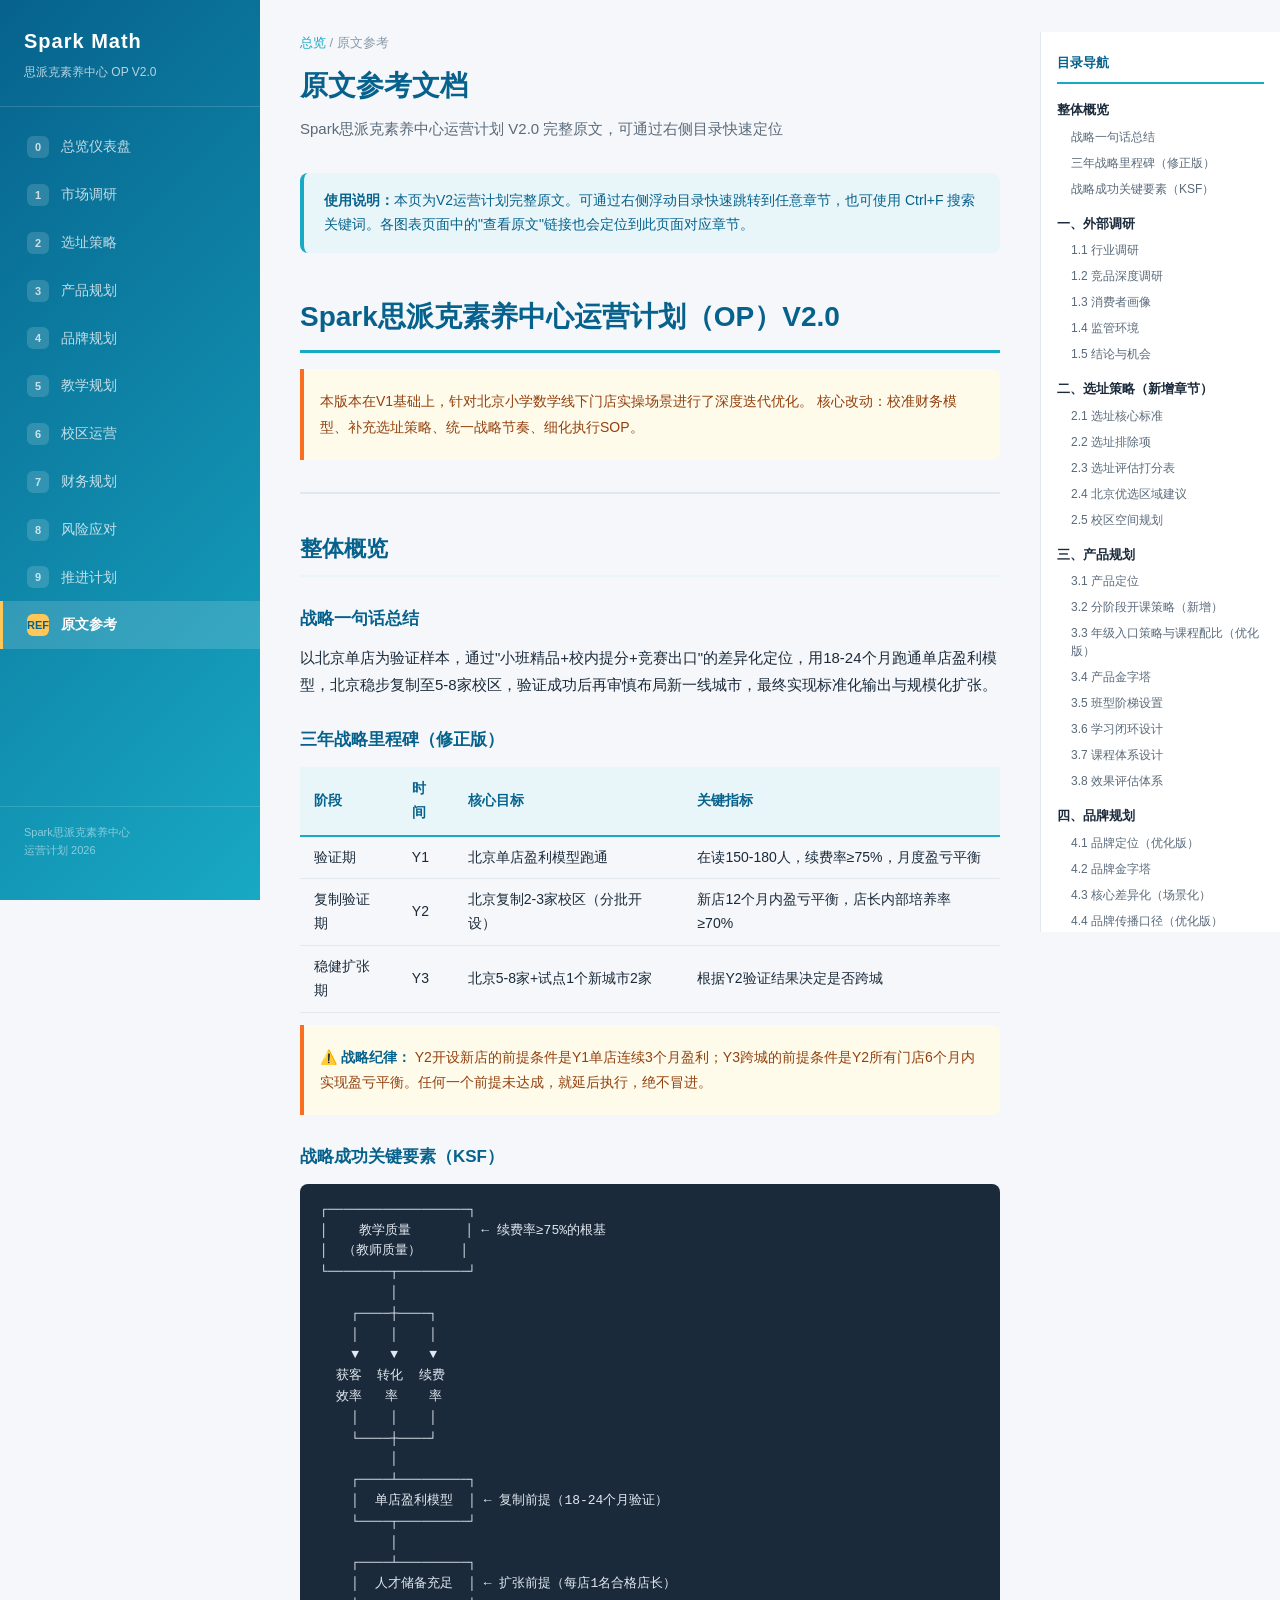
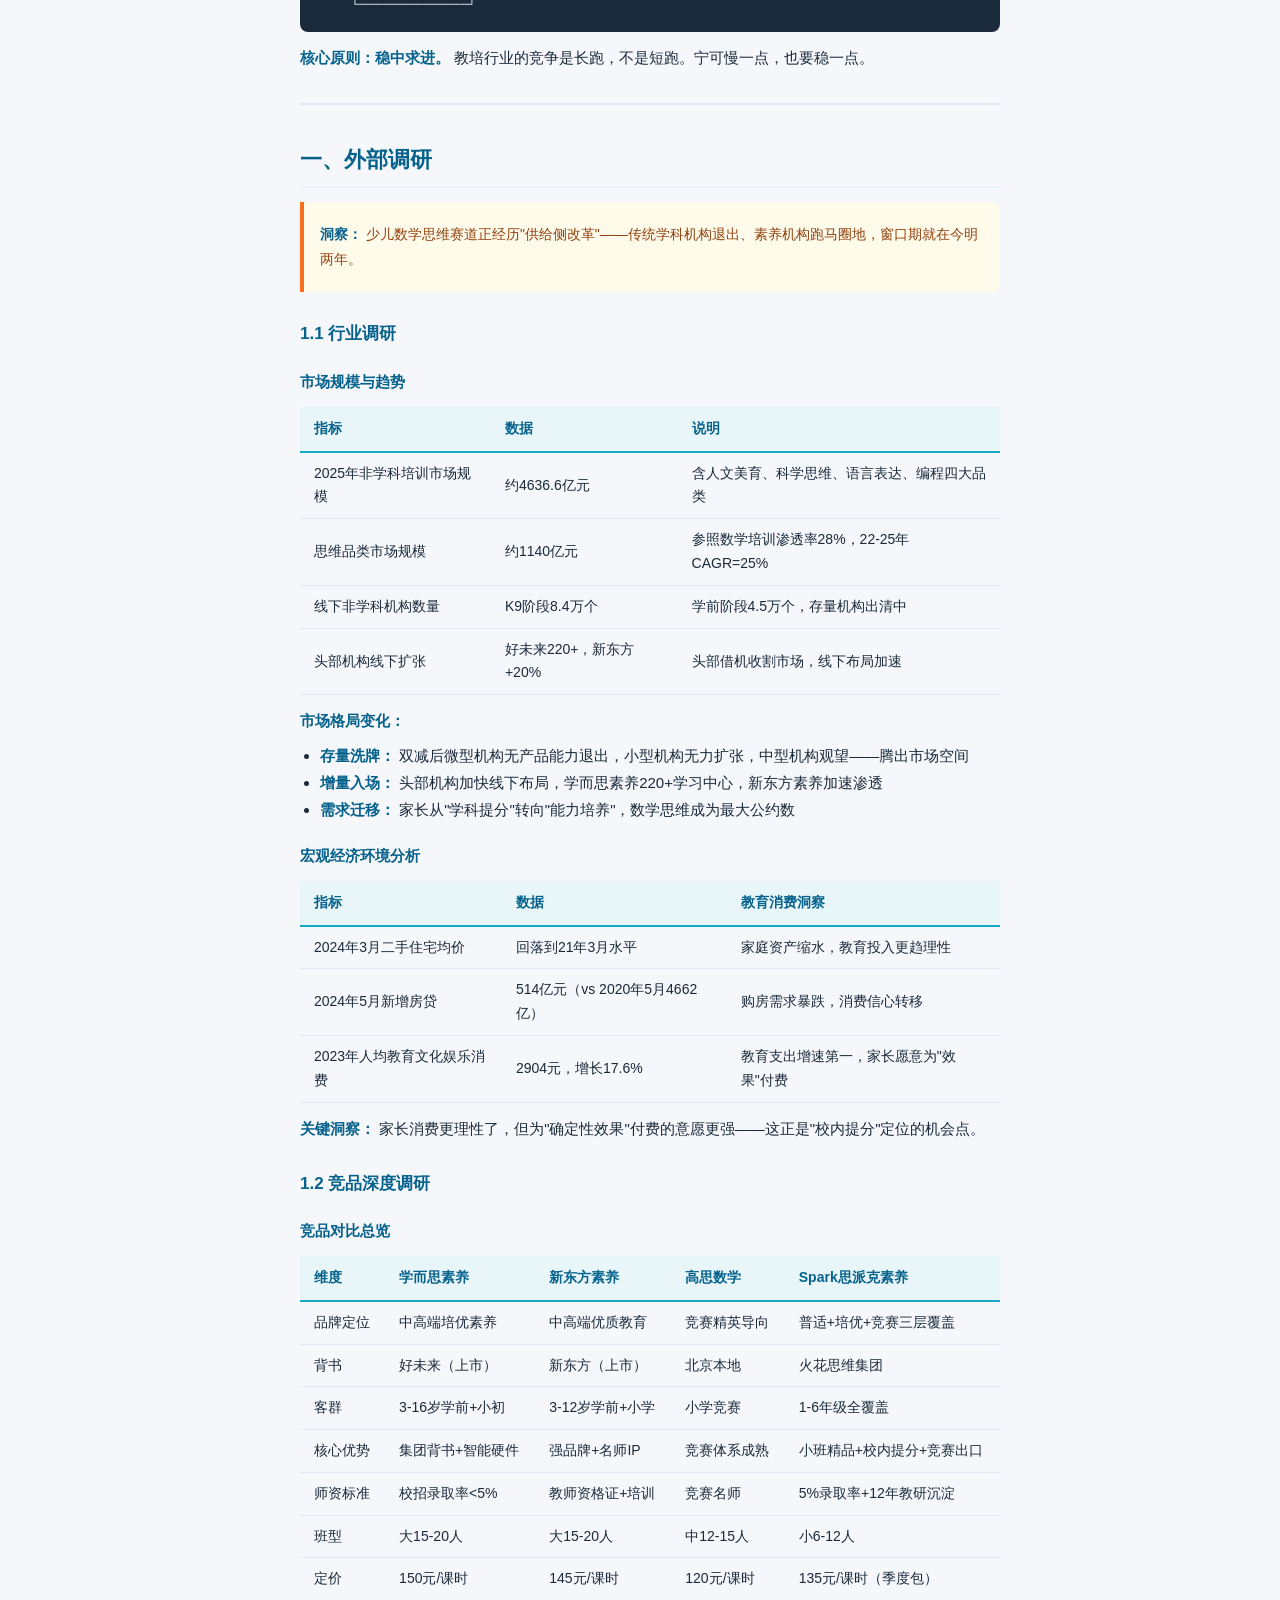
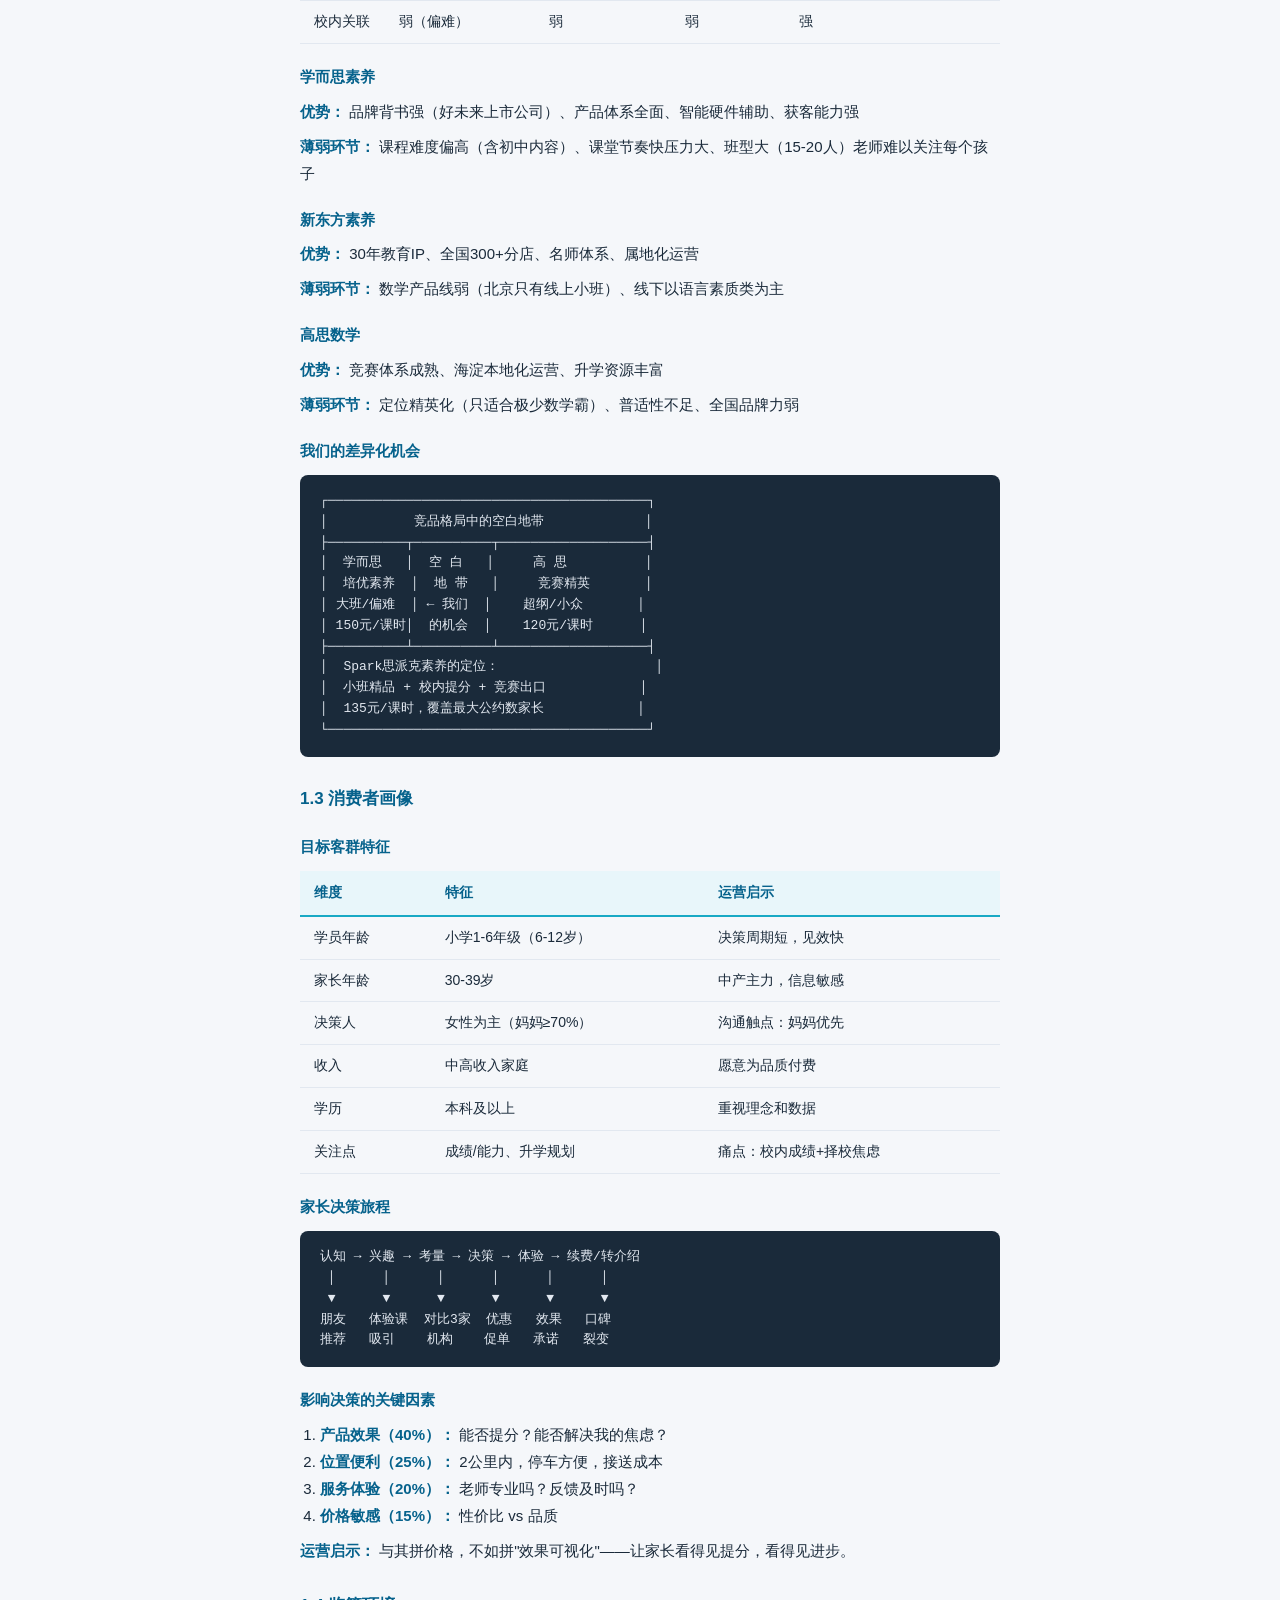
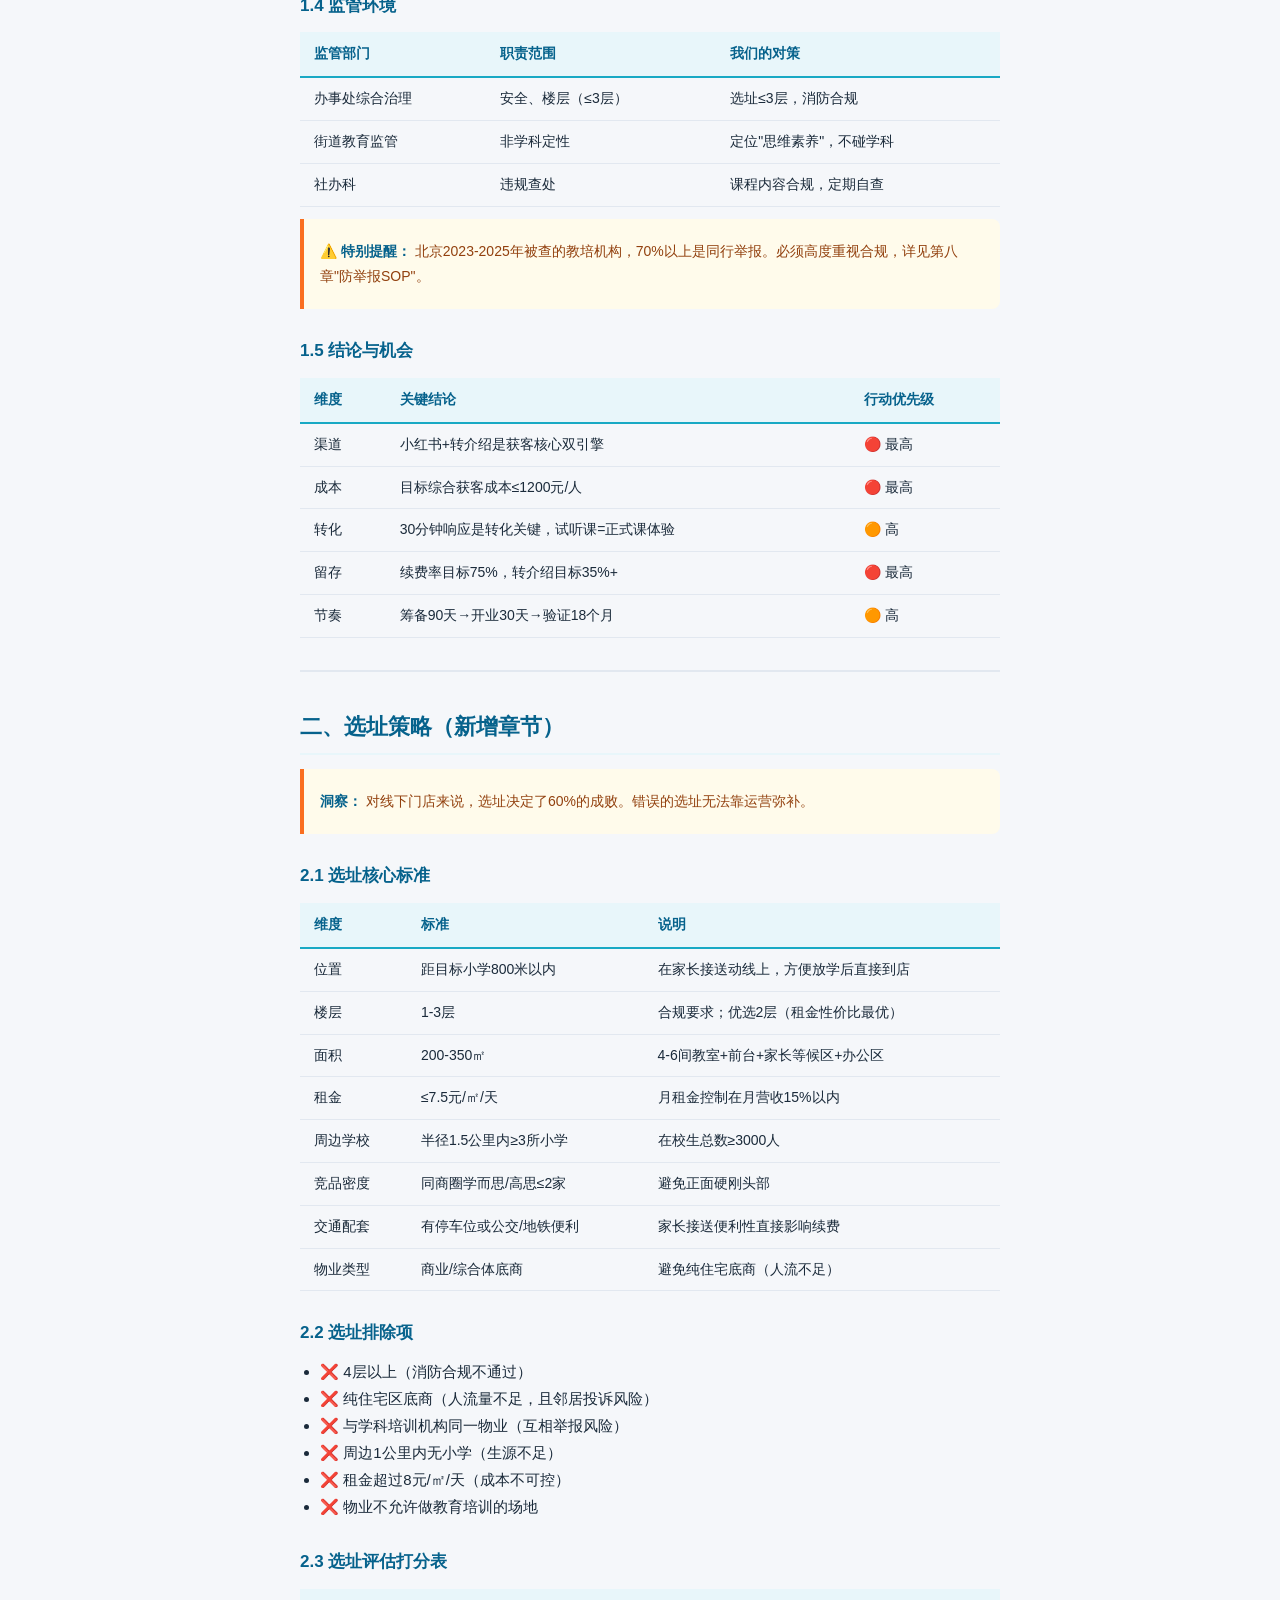
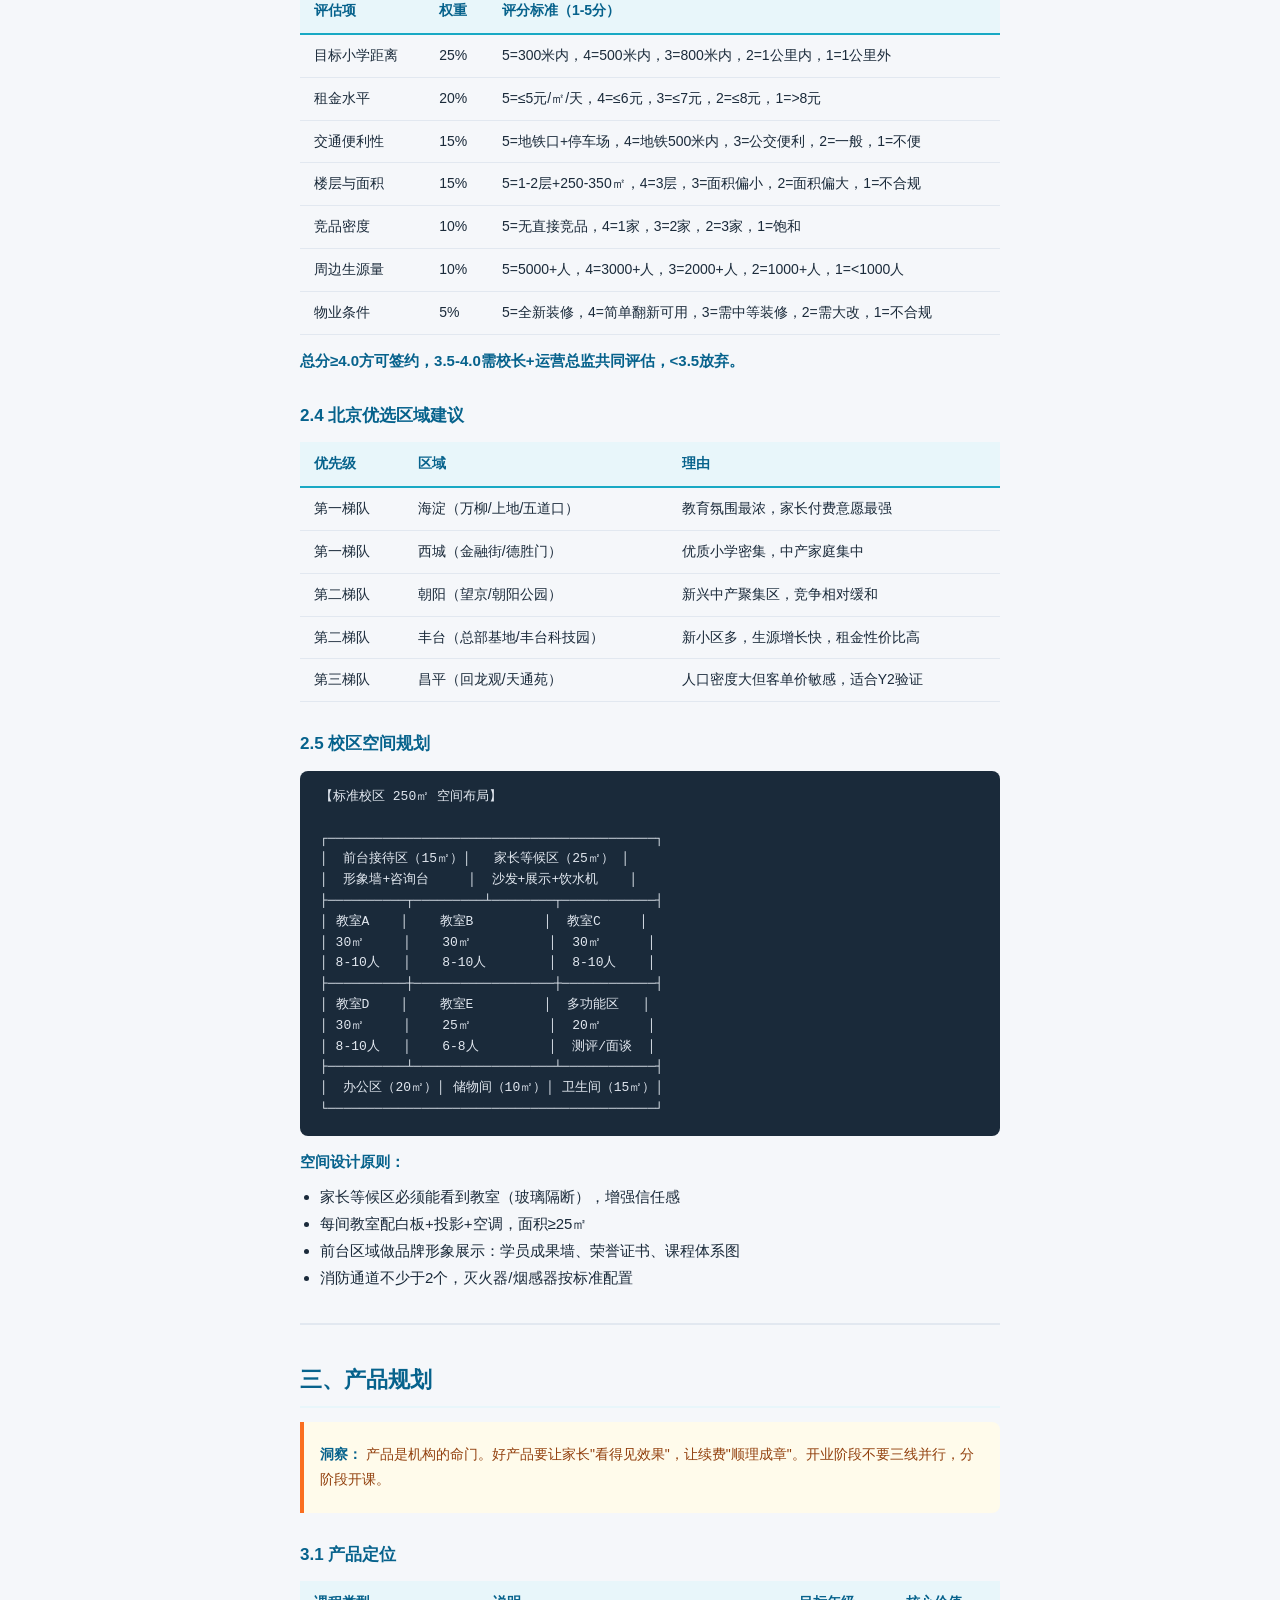
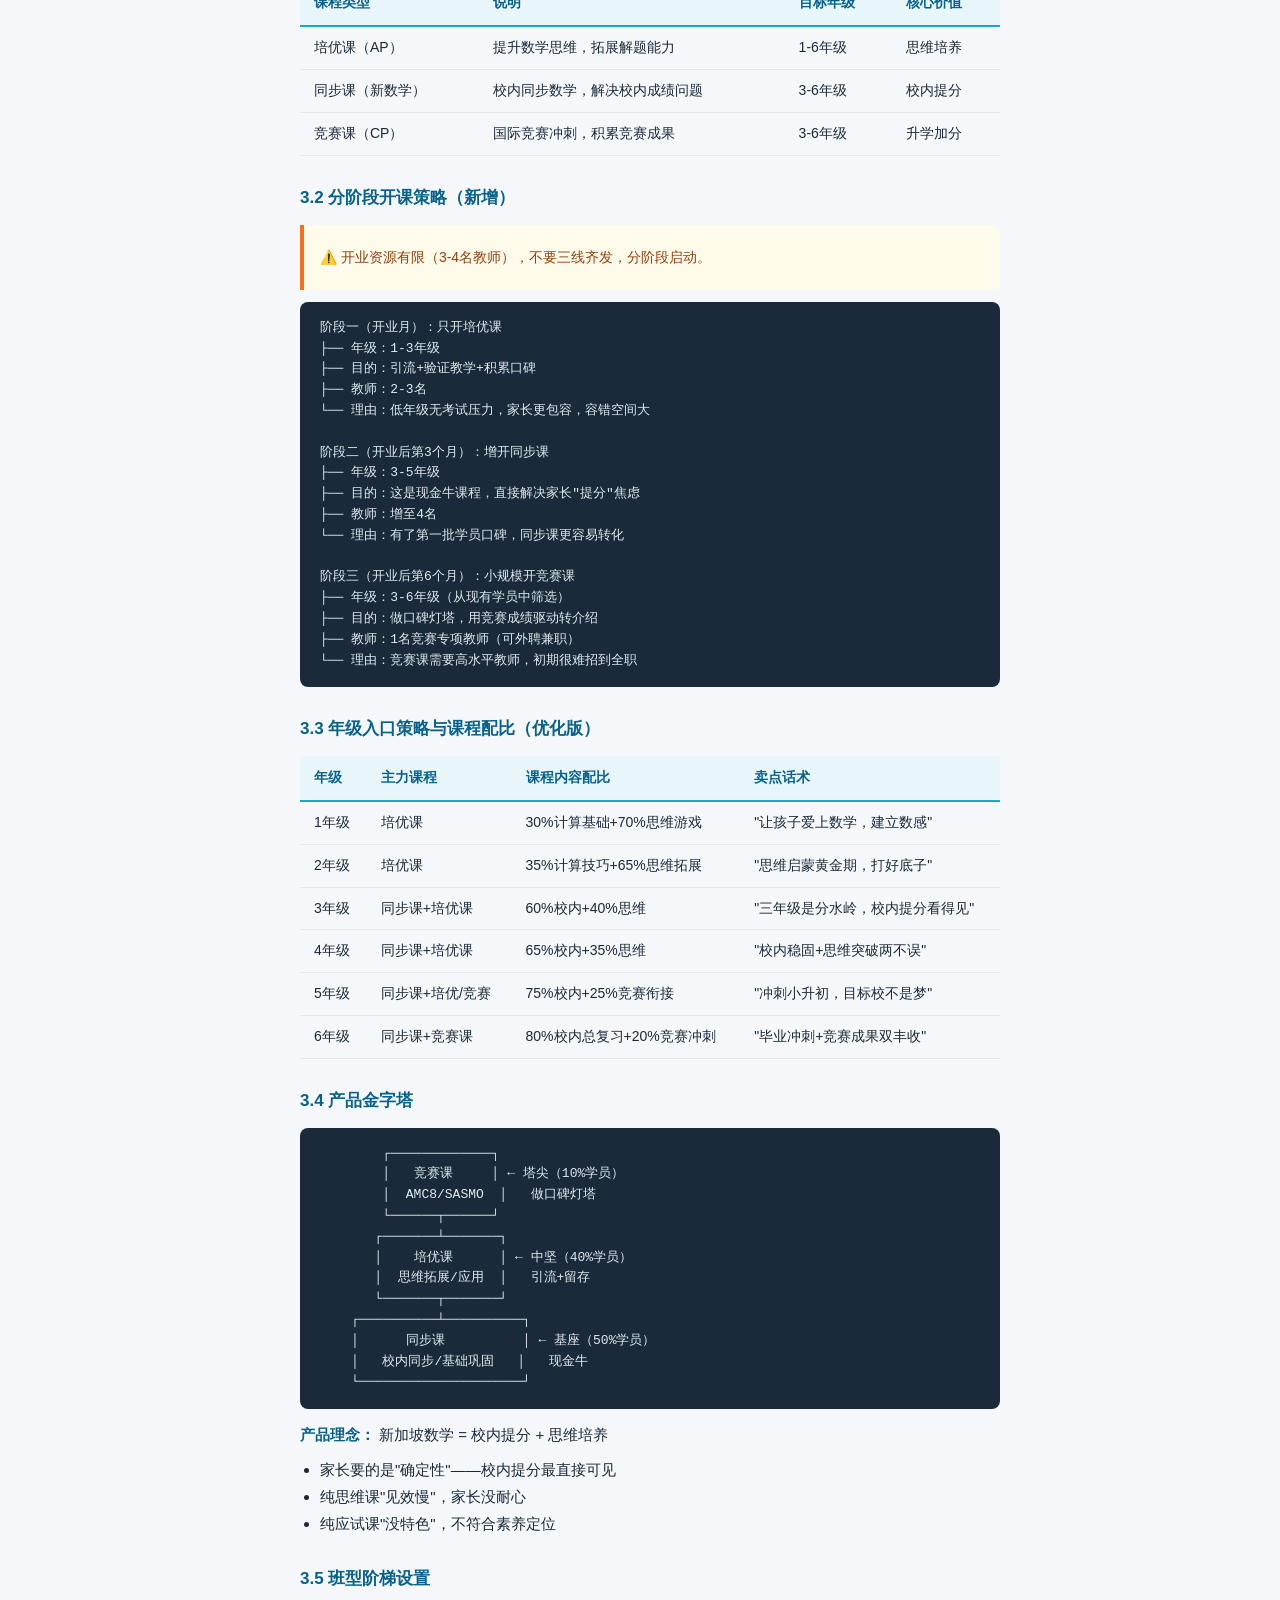
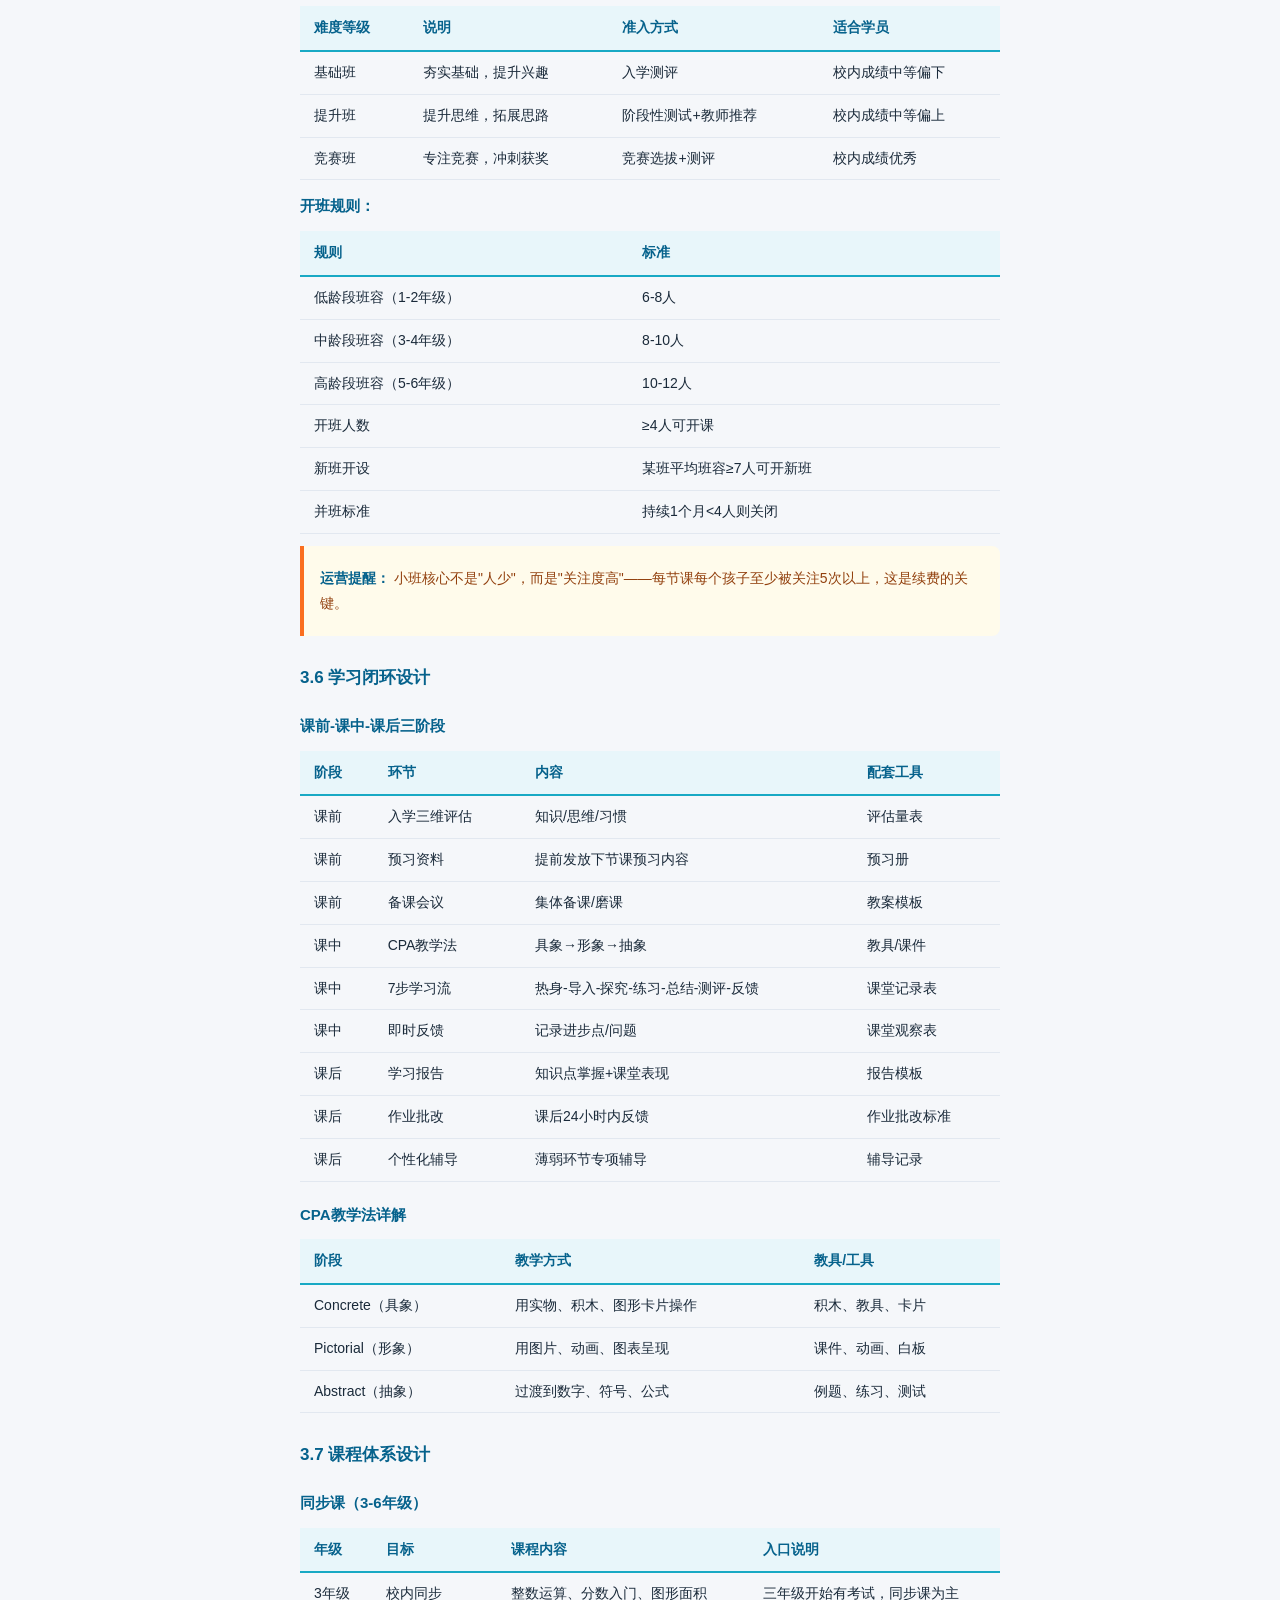
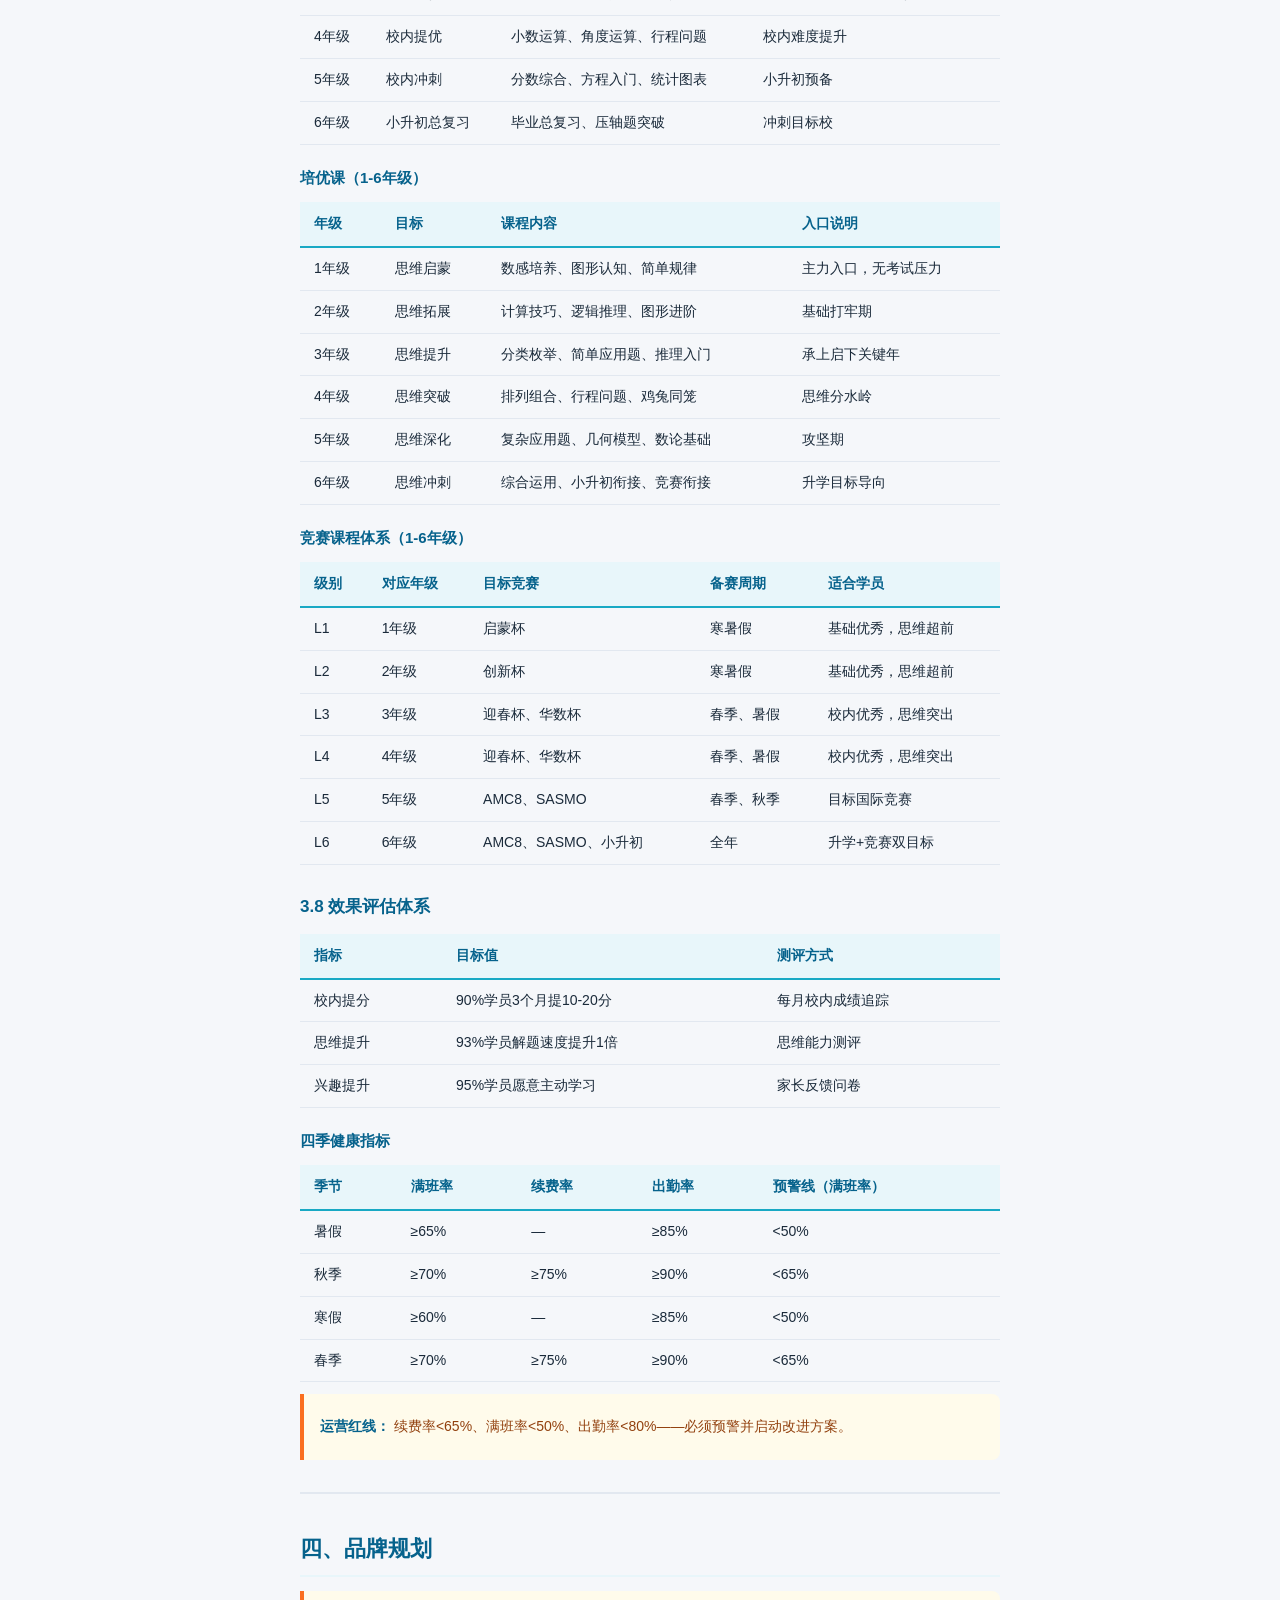
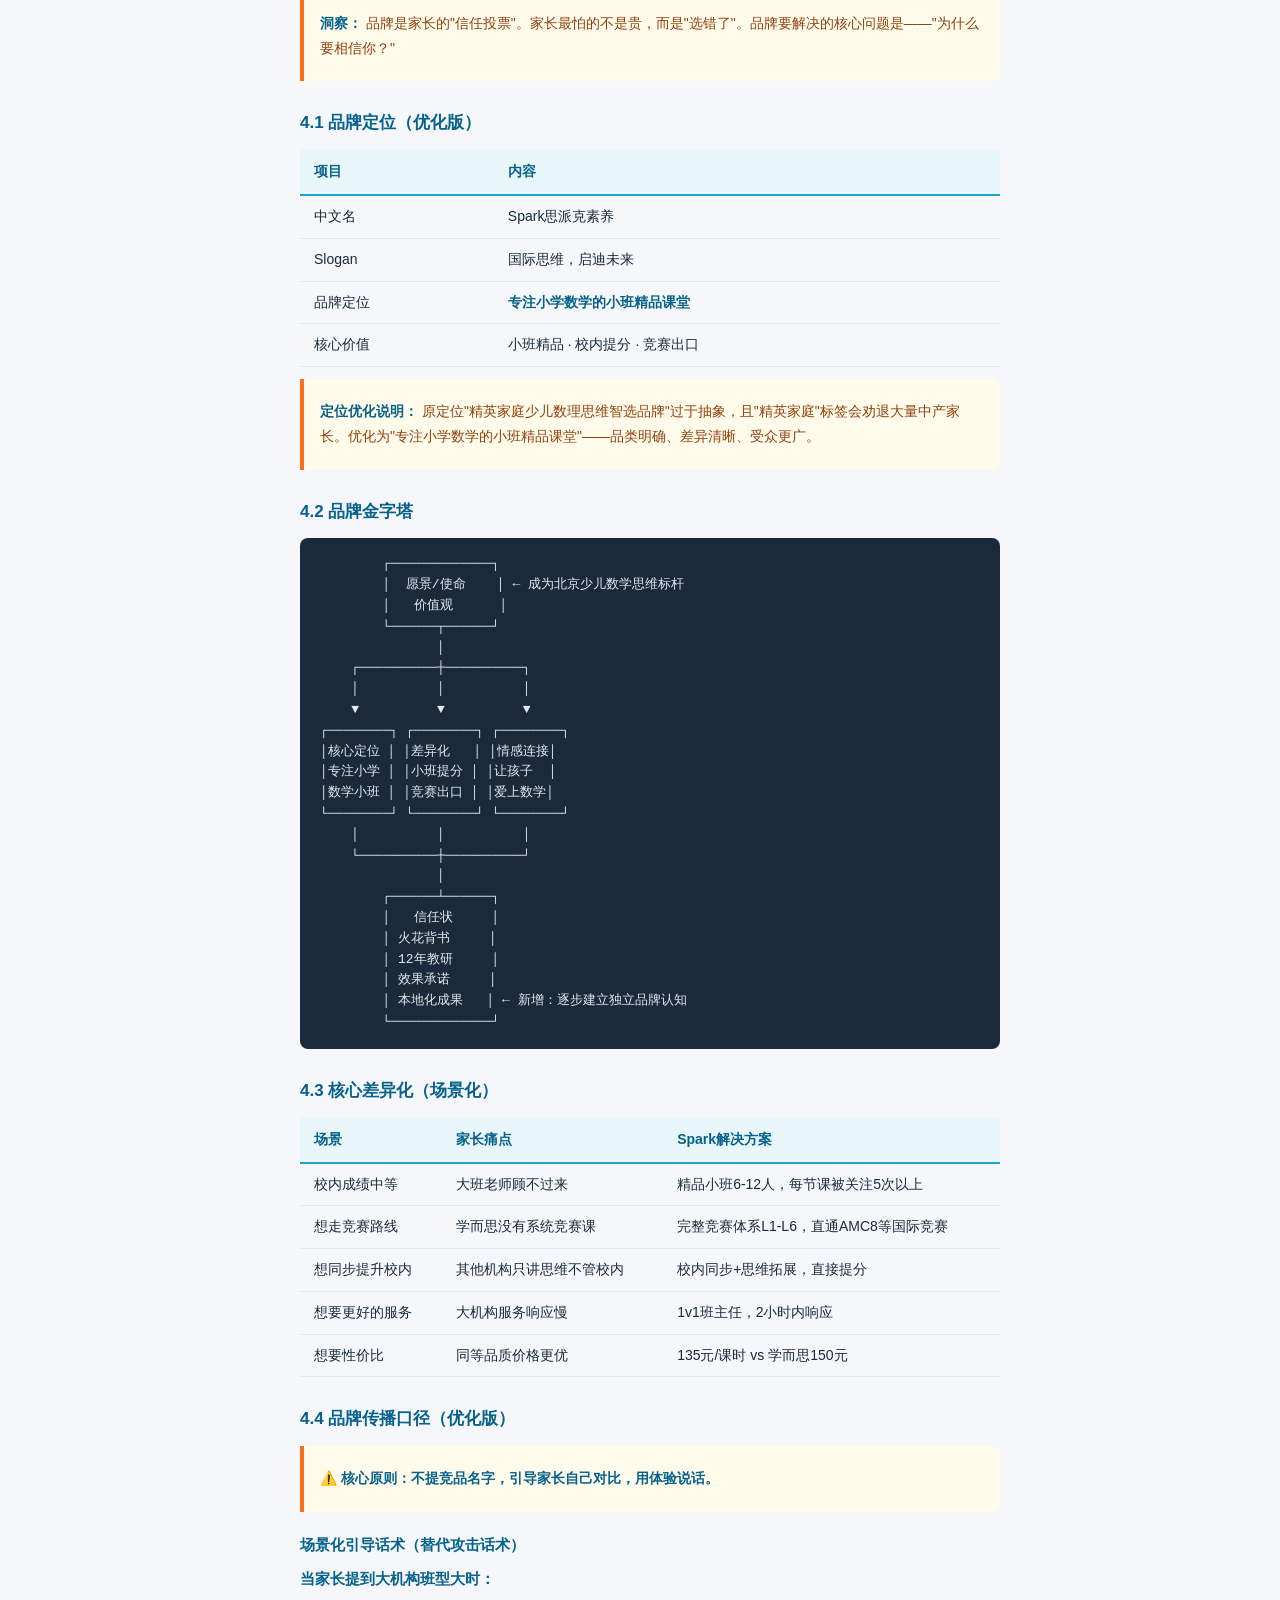
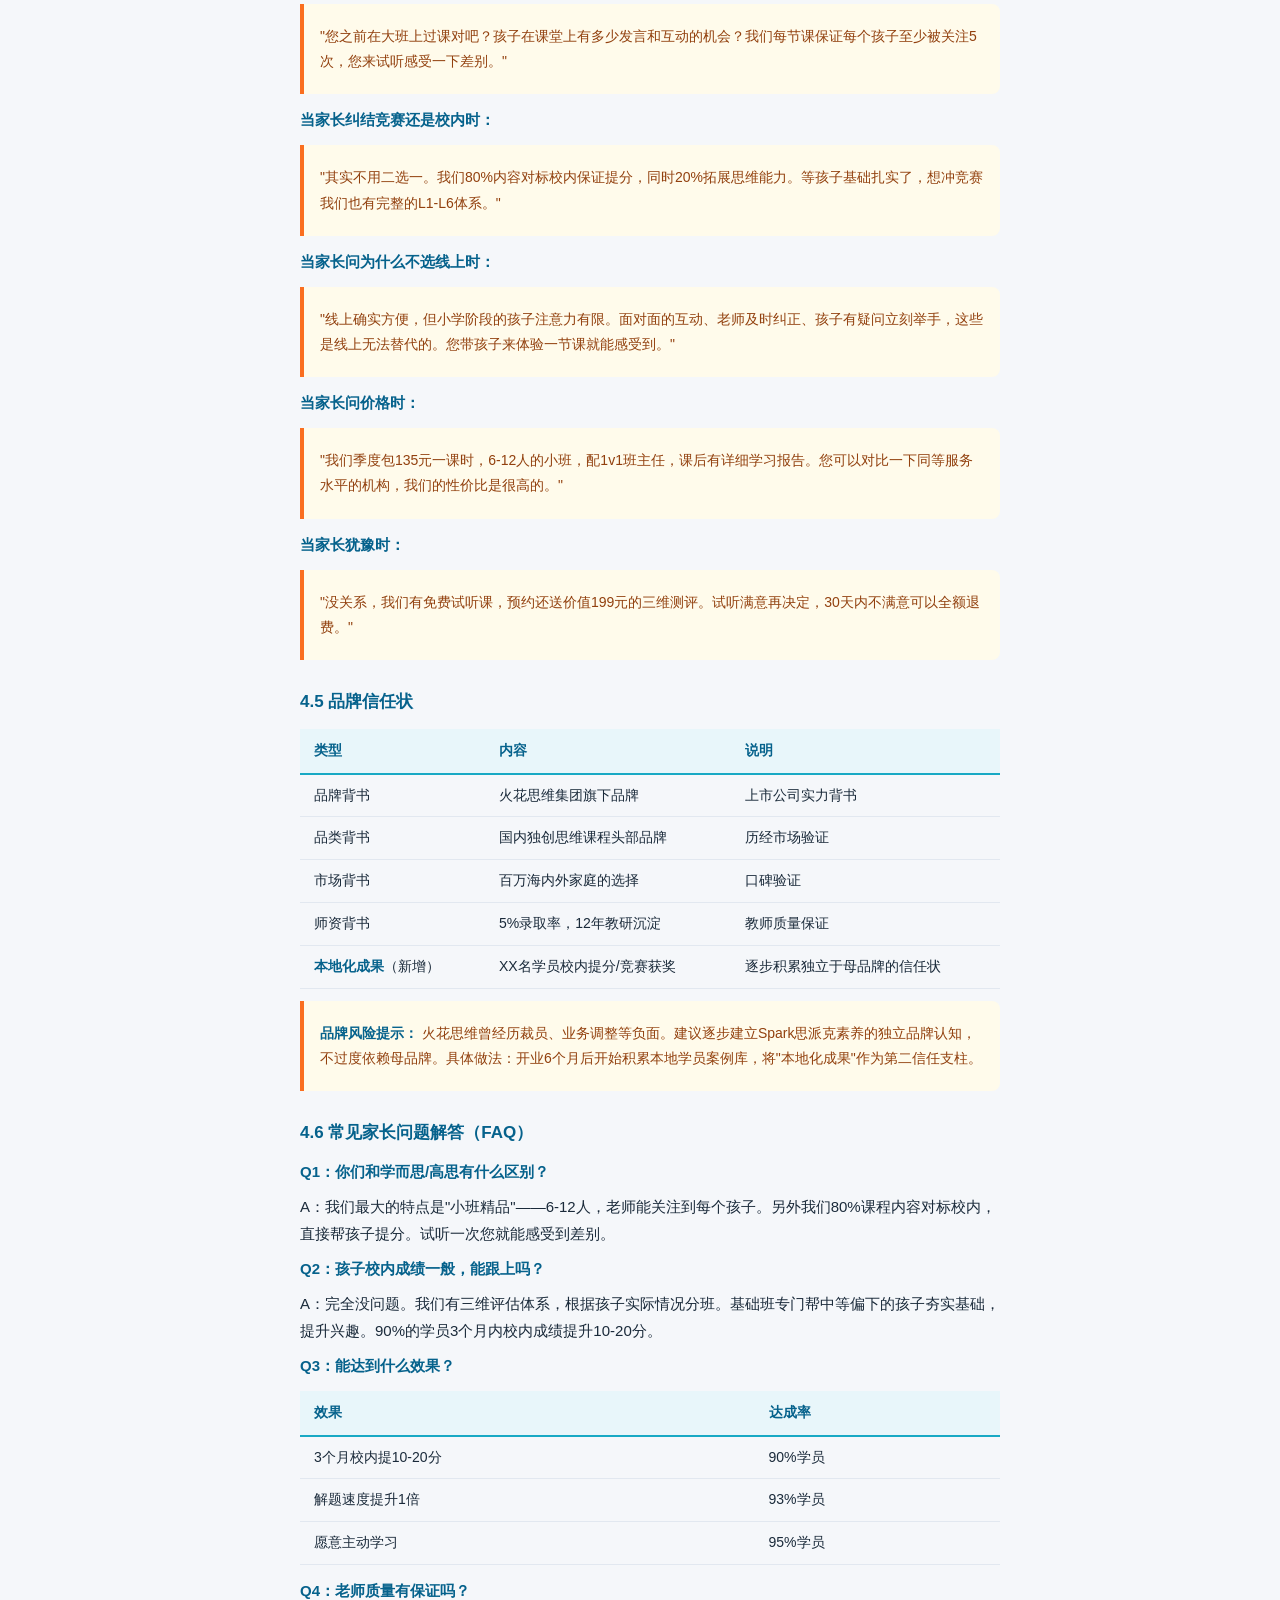
<file: reference.html>
<!DOCTYPE html>
<html lang="zh-CN">
<head>
  <meta charset="UTF-8">
  <meta name="viewport" content="width=device-width, initial-scale=1.0">
  <title>Spark OP - 原文参考</title>
  <link rel="stylesheet" href="css/style.css">
  <style>
    /* Reference page specific styles */
    .ref-layout { display: flex; gap: 0; }
    .ref-main { flex: 1; min-width: 0; }
    .ref-toc {
      width: 240px; flex-shrink: 0;
      position: sticky; top: 0; right: 0;
      height: 100vh; overflow-y: auto;
      padding: 20px 16px;
      border-left: 1px solid var(--border);
      background: var(--card-bg);
      font-size: 13px;
    }
    .ref-toc h4 {
      font-size: 13px; color: var(--primary-deep); font-weight: 700;
      margin-bottom: 12px; padding-bottom: 8px; border-bottom: 2px solid var(--primary-teal);
    }
    .ref-toc a {
      display: block; padding: 4px 0; color: var(--text-secondary);
      text-decoration: none; line-height: 1.5; transition: color 0.15s;
    }
    .ref-toc a:hover, .ref-toc a.active { color: var(--primary-teal); font-weight: 600; }
    .ref-toc a.toc-h2 { font-weight: 600; color: var(--text-primary); margin-top: 8px; }
    .ref-toc a.toc-h3 { padding-left: 14px; font-size: 12px; }

    /* Markdown rendered content */
    .md-content h1 { font-size: 28px; color: var(--primary-deep); margin: 40px 0 16px; padding-bottom: 10px; border-bottom: 3px solid var(--primary-teal); }
    .md-content h2 { font-size: 22px; color: var(--primary-deep); margin: 36px 0 14px; padding-bottom: 8px; border-bottom: 2px solid var(--primary-light); scroll-margin-top: 20px; }
    .md-content h3 { font-size: 17px; color: var(--primary-deep); margin: 28px 0 10px; scroll-margin-top: 20px; }
    .md-content h4 { font-size: 15px; color: var(--primary-deep); margin: 20px 0 8px; }
    .md-content p { margin: 8px 0; line-height: 1.8; }
    .md-content ul, .md-content ol { margin: 8px 0 8px 20px; line-height: 1.8; }
    .md-content blockquote {
      border-left: 4px solid var(--accent-orange); background: #fffbeb;
      padding: 12px 16px; margin: 12px 0; border-radius: 0 8px 8px 0;
      color: #92400e; font-size: 14px;
    }
    .md-content table { width: 100%; border-collapse: collapse; margin: 12px 0; font-size: 14px; }
    .md-content thead th {
      background: var(--primary-light); color: var(--primary-deep); font-weight: 700;
      padding: 10px 14px; text-align: left; border-bottom: 2px solid var(--primary-teal);
    }
    .md-content tbody td { padding: 9px 14px; border-bottom: 1px solid var(--border); }
    .md-content tbody tr:hover { background: #f8fafc; }
    .md-content code {
      background: #f1f5f9; padding: 2px 6px; border-radius: 4px;
      font-size: 13px; font-family: "SF Mono", "Monaco", "Menlo", monospace;
    }
    .md-content pre {
      background: #1a2a3a; color: #e2e8f0; padding: 16px 20px;
      border-radius: 8px; overflow-x: auto; margin: 12px 0;
      font-size: 13px; line-height: 1.6;
      font-family: "SF Mono", "Monaco", "Menlo", monospace;
    }
    .md-content pre code { background: transparent; padding: 0; color: inherit; }
    .md-content hr { border: none; border-top: 2px solid var(--border); margin: 32px 0; }
    .md-content strong { color: var(--primary-deep); }

    /* Back to top */
    .back-to-top {
      position: fixed; bottom: 30px; right: 290px;
      width: 40px; height: 40px; border-radius: 50%;
      background: var(--primary-teal); color: #fff;
      display: flex; align-items: center; justify-content: center;
      text-decoration: none; font-size: 18px;
      box-shadow: var(--shadow-md); opacity: 0; transition: opacity 0.3s;
      z-index: 50;
    }
    .back-to-top.visible { opacity: 1; }

    @media (max-width: 1200px) {
      .ref-toc { display: none; }
      .back-to-top { right: 30px; }
    }
  </style>
</head>
<body>
  <aside class="sidebar" id="sidebar"></aside>
  <main class="main" style="padding-right:0">
    <div class="ref-layout">
      <div class="ref-main" style="padding-right:40px">
        <div class="page-header">
          <div class="breadcrumb"><a href="index.html">总览</a> / 原文参考</div>
          <h2>原文参考文档</h2>
          <p class="page-desc">Spark思派克素养中心运营计划 V2.0 完整原文，可通过右侧目录快速定位</p>
        </div>

        <div class="callout callout-info">
          <strong>使用说明：</strong>本页为V2运营计划完整原文。可通过右侧浮动目录快速跳转到任意章节，也可使用 Ctrl+F 搜索关键词。各图表页面中的"查看原文"链接也会定位到此页面对应章节。
        </div>

        <div id="md-content" class="md-content"></div>
      </div>

      <aside class="ref-toc" id="ref-toc">
        <h4>目录导航</h4>
        <div id="toc-list"></div>
      </aside>
    </div>

    <a href="#" class="back-to-top" id="backToTop" title="回到顶部">&uarr;</a>
  </main>

  <script type="text/plain" id="md-source">
# Spark思派克素养中心运营计划（OP）V2.0

> 本版本在V1基础上，针对北京小学数学线下门店实操场景进行了深度迭代优化。
> 核心改动：校准财务模型、补充选址策略、统一战略节奏、细化执行SOP。

---

## 整体概览

### 战略一句话总结

以北京单店为验证样本，通过"小班精品+校内提分+竞赛出口"的差异化定位，用18-24个月跑通单店盈利模型，北京稳步复制至5-8家校区，验证成功后再审慎布局新一线城市，最终实现标准化输出与规模化扩张。

### 三年战略里程碑（修正版）

| 阶段 | 时间 | 核心目标 | 关键指标 |
|------|------|----------|----------|
| 验证期 | Y1 | 北京单店盈利模型跑通 | 在读150-180人，续费率≥75%，月度盈亏平衡 |
| 复制验证期 | Y2 | 北京复制2-3家校区（分批开设） | 新店12个月内盈亏平衡，店长内部培养率≥70% |
| 稳健扩张期 | Y3 | 北京5-8家+试点1个新城市2家 | 根据Y2验证结果决定是否跨城 |

> ⚠️ **战略纪律：** Y2开设新店的前提条件是Y1单店连续3个月盈利；Y3跨城的前提条件是Y2所有门店6个月内实现盈亏平衡。任何一个前提未达成，就延后执行，绝不冒进。

### 战略成功关键要素（KSF）

```
┌──────────────────┐
│    教学质量       │ ← 续费率≥75%的根基
│  （教师质量）     │
└────────┬─────────┘
         │
    ┌────┼────┐
    │    │    │
    ▼    ▼    ▼
  获客  转化  续费
  效率   率    率
    │    │    │
    └────┼────┘
         │
    ┌────┴─────────┐
    │  单店盈利模型  │ ← 复制前提（18-24个月验证）
    └────┬─────────┘
         │
    ┌────┴─────────┐
    │  人才储备充足  │ ← 扩张前提（每店1名合格店长）
    └──────────────┘
```

**核心原则：稳中求进。** 教培行业的竞争是长跑，不是短跑。宁可慢一点，也要稳一点。

---

## 一、外部调研

> **洞察：** 少儿数学思维赛道正经历"供给侧改革"——传统学科机构退出、素养机构跑马圈地，窗口期就在今明两年。

### 1.1 行业调研

#### 市场规模与趋势

| 指标 | 数据 | 说明 |
|------|------|------|
| 2025年非学科培训市场规模 | 约4636.6亿元 | 含人文美育、科学思维、语言表达、编程四大品类 |
| 思维品类市场规模 | 约1140亿元 | 参照数学培训渗透率28%，22-25年CAGR=25% |
| 线下非学科机构数量 | K9阶段8.4万个 | 学前阶段4.5万个，存量机构出清中 |
| 头部机构线下扩张 | 好未来220+，新东方+20% | 头部借机收割市场，线下布局加速 |

**市场格局变化：**
- **存量洗牌：** 双减后微型机构无产品能力退出，小型机构无力扩张，中型机构观望——腾出市场空间
- **增量入场：** 头部机构加快线下布局，学而思素养220+学习中心，新东方素养加速渗透
- **需求迁移：** 家长从"学科提分"转向"能力培养"，数学思维成为最大公约数

#### 宏观经济环境分析

| 指标 | 数据 | 教育消费洞察 |
|------|------|-------------|
| 2024年3月二手住宅均价 | 回落到21年3月水平 | 家庭资产缩水，教育投入更趋理性 |
| 2024年5月新增房贷 | 514亿元（vs 2020年5月4662亿） | 购房需求暴跌，消费信心转移 |
| 2023年人均教育文化娱乐消费 | 2904元，增长17.6% | 教育支出增速第一，家长愿意为"效果"付费 |

**关键洞察：** 家长消费更理性了，但为"确定性效果"付费的意愿更强——这正是"校内提分"定位的机会点。

### 1.2 竞品深度调研

#### 竞品对比总览

| 维度 | 学而思素养 | 新东方素养 | 高思数学 | Spark思派克素养 |
|------|-----------|-----------|---------|---------------|
| 品牌定位 | 中高端培优素养 | 中高端优质教育 | 竞赛精英导向 | 普适+培优+竞赛三层覆盖 |
| 背书 | 好未来（上市） | 新东方（上市） | 北京本地 | 火花思维集团 |
| 客群 | 3-16岁学前+小初 | 3-12岁学前+小学 | 小学竞赛 | 1-6年级全覆盖 |
| 核心优势 | 集团背书+智能硬件 | 强品牌+名师IP | 竞赛体系成熟 | 小班精品+校内提分+竞赛出口 |
| 师资标准 | 校招录取率<5% | 教师资格证+培训 | 竞赛名师 | 5%录取率+12年教研沉淀 |
| 班型 | 大15-20人 | 大15-20人 | 中12-15人 | 小6-12人 |
| 定价 | 150元/课时 | 145元/课时 | 120元/课时 | 135元/课时（季度包） |
| 校内关联 | 弱（偏难） | 弱 | 弱 | 强 |

#### 学而思素养

**优势：** 品牌背书强（好未来上市公司）、产品体系全面、智能硬件辅助、获客能力强

**薄弱环节：** 课程难度偏高（含初中内容）、课堂节奏快压力大、班型大（15-20人）老师难以关注每个孩子

#### 新东方素养

**优势：** 30年教育IP、全国300+分店、名师体系、属地化运营

**薄弱环节：** 数学产品线弱（北京只有线上小班）、线下以语言素质类为主

#### 高思数学

**优势：** 竞赛体系成熟、海淀本地化运营、升学资源丰富

**薄弱环节：** 定位精英化（只适合极少数学霸）、普适性不足、全国品牌力弱

#### 我们的差异化机会

```
┌─────────────────────────────────────────┐
│           竞品格局中的空白地带             │
├──────────┬──────────┬───────────────────┤
│  学而思   │  空 白   │     高 思          │
│  培优素养  │  地 带   │     竞赛精英       │
│ 大班/偏难  │ ← 我们  │    超纲/小众       │
│ 150元/课时│  的机会  │    120元/课时      │
├──────────┴──────────┴───────────────────┤
│  Spark思派克素养的定位：                    │
│  小班精品 + 校内提分 + 竞赛出口            │
│  135元/课时，覆盖最大公约数家长            │
└─────────────────────────────────────────┘
```

### 1.3 消费者画像

#### 目标客群特征

| 维度 | 特征 | 运营启示 |
|------|------|---------|
| 学员年龄 | 小学1-6年级（6-12岁） | 决策周期短，见效快 |
| 家长年龄 | 30-39岁 | 中产主力，信息敏感 |
| 决策人 | 女性为主（妈妈≥70%） | 沟通触点：妈妈优先 |
| 收入 | 中高收入家庭 | 愿意为品质付费 |
| 学历 | 本科及以上 | 重视理念和数据 |
| 关注点 | 成绩/能力、升学规划 | 痛点：校内成绩+择校焦虑 |

#### 家长决策旅程

```
认知 → 兴趣 → 考量 → 决策 → 体验 → 续费/转介绍
 │      │      │      │      │      │
 ▼      ▼      ▼      ▼      ▼      ▼
朋友   体验课  对比3家  优惠   效果   口碑
推荐   吸引    机构    促单   承诺   裂变
```

#### 影响决策的关键因素

1. **产品效果（40%）：** 能否提分？能否解决我的焦虑？
2. **位置便利（25%）：** 2公里内，停车方便，接送成本
3. **服务体验（20%）：** 老师专业吗？反馈及时吗？
4. **价格敏感（15%）：** 性价比 vs 品质

**运营启示：** 与其拼价格，不如拼"效果可视化"——让家长看得见提分，看得见进步。

### 1.4 监管环境

| 监管部门 | 职责范围 | 我们的对策 |
|---------|---------|-----------|
| 办事处综合治理 | 安全、楼层（≤3层） | 选址≤3层，消防合规 |
| 街道教育监管 | 非学科定性 | 定位"思维素养"，不碰学科 |
| 社办科 | 违规查处 | 课程内容合规，定期自查 |

> ⚠️ **特别提醒：** 北京2023-2025年被查的教培机构，70%以上是同行举报。必须高度重视合规，详见第八章"防举报SOP"。

### 1.5 结论与机会

| 维度 | 关键结论 | 行动优先级 |
|------|---------|-----------|
| 渠道 | 小红书+转介绍是获客核心双引擎 | 🔴 最高 |
| 成本 | 目标综合获客成本≤1200元/人 | 🔴 最高 |
| 转化 | 30分钟响应是转化关键，试听课=正式课体验 | 🟠 高 |
| 留存 | 续费率目标75%，转介绍目标35%+ | 🔴 最高 |
| 节奏 | 筹备90天→开业30天→验证18个月 | 🟠 高 |

---

## 二、选址策略（新增章节）

> **洞察：** 对线下门店来说，选址决定了60%的成败。错误的选址无法靠运营弥补。

### 2.1 选址核心标准

| 维度 | 标准 | 说明 |
|------|------|------|
| 位置 | 距目标小学800米以内 | 在家长接送动线上，方便放学后直接到店 |
| 楼层 | 1-3层 | 合规要求；优选2层（租金性价比最优） |
| 面积 | 200-350㎡ | 4-6间教室+前台+家长等候区+办公区 |
| 租金 | ≤7.5元/㎡/天 | 月租金控制在月营收15%以内 |
| 周边学校 | 半径1.5公里内≥3所小学 | 在校生总数≥3000人 |
| 竞品密度 | 同商圈学而思/高思≤2家 | 避免正面硬刚头部 |
| 交通配套 | 有停车位或公交/地铁便利 | 家长接送便利性直接影响续费 |
| 物业类型 | 商业/综合体底商 | 避免纯住宅底商（人流不足） |

### 2.2 选址排除项

- ❌ 4层以上（消防合规不通过）
- ❌ 纯住宅区底商（人流量不足，且邻居投诉风险）
- ❌ 与学科培训机构同一物业（互相举报风险）
- ❌ 周边1公里内无小学（生源不足）
- ❌ 租金超过8元/㎡/天（成本不可控）
- ❌ 物业不允许做教育培训的场地

### 2.3 选址评估打分表

| 评估项 | 权重 | 评分标准（1-5分） |
|--------|------|-----------------|
| 目标小学距离 | 25% | 5=300米内，4=500米内，3=800米内，2=1公里内，1=1公里外 |
| 租金水平 | 20% | 5=≤5元/㎡/天，4=≤6元，3=≤7元，2=≤8元，1=>8元 |
| 交通便利性 | 15% | 5=地铁口+停车场，4=地铁500米内，3=公交便利，2=一般，1=不便 |
| 楼层与面积 | 15% | 5=1-2层+250-350㎡，4=3层，3=面积偏小，2=面积偏大，1=不合规 |
| 竞品密度 | 10% | 5=无直接竞品，4=1家，3=2家，2=3家，1=饱和 |
| 周边生源量 | 10% | 5=5000+人，4=3000+人，3=2000+人，2=1000+人，1=<1000人 |
| 物业条件 | 5% | 5=全新装修，4=简单翻新可用，3=需中等装修，2=需大改，1=不合规 |

**总分≥4.0方可签约，3.5-4.0需校长+运营总监共同评估，<3.5放弃。**

### 2.4 北京优选区域建议

| 优先级 | 区域 | 理由 |
|--------|------|------|
| 第一梯队 | 海淀（万柳/上地/五道口） | 教育氛围最浓，家长付费意愿最强 |
| 第一梯队 | 西城（金融街/德胜门） | 优质小学密集，中产家庭集中 |
| 第二梯队 | 朝阳（望京/朝阳公园） | 新兴中产聚集区，竞争相对缓和 |
| 第二梯队 | 丰台（总部基地/丰台科技园） | 新小区多，生源增长快，租金性价比高 |
| 第三梯队 | 昌平（回龙观/天通苑） | 人口密度大但客单价敏感，适合Y2验证 |

### 2.5 校区空间规划

```
【标准校区 250㎡ 空间布局】

┌──────────────────────────────────────────┐
│  前台接待区（15㎡）│   家长等候区（25㎡） │
│  形象墙+咨询台     │  沙发+展示+饮水机    │
├──────────┬─────────┴────────┬────────────┤
│ 教室A    │    教室B         │  教室C     │
│ 30㎡     │    30㎡          │  30㎡      │
│ 8-10人   │    8-10人        │  8-10人    │
├──────────┼──────────────────┼────────────┤
│ 教室D    │    教室E         │  多功能区   │
│ 30㎡     │    25㎡          │  20㎡      │
│ 8-10人   │    6-8人         │  测评/面谈  │
├──────────┴──────────────────┴────────────┤
│  办公区（20㎡）│ 储物间（10㎡）│ 卫生间（15㎡）│
└──────────────────────────────────────────┘
```

**空间设计原则：**
- 家长等候区必须能看到教室（玻璃隔断），增强信任感
- 每间教室配白板+投影+空调，面积≥25㎡
- 前台区域做品牌形象展示：学员成果墙、荣誉证书、课程体系图
- 消防通道不少于2个，灭火器/烟感器按标准配置

---

## 三、产品规划

> **洞察：** 产品是机构的命门。好产品要让家长"看得见效果"，让续费"顺理成章"。开业阶段不要三线并行，分阶段开课。

### 3.1 产品定位

| 课程类型 | 说明 | 目标年级 | 核心价值 |
|---------|------|---------|---------|
| 培优课（AP） | 提升数学思维，拓展解题能力 | 1-6年级 | 思维培养 |
| 同步课（新数学） | 校内同步数学，解决校内成绩问题 | 3-6年级 | 校内提分 |
| 竞赛课（CP） | 国际竞赛冲刺，积累竞赛成果 | 3-6年级 | 升学加分 |

### 3.2 分阶段开课策略（新增）

> ⚠️ 开业资源有限（3-4名教师），不要三线齐发，分阶段启动。

```
阶段一（开业月）：只开培优课
├── 年级：1-3年级
├── 目的：引流+验证教学+积累口碑
├── 教师：2-3名
└── 理由：低年级无考试压力，家长更包容，容错空间大

阶段二（开业后第3个月）：增开同步课
├── 年级：3-5年级
├── 目的：这是现金牛课程，直接解决家长"提分"焦虑
├── 教师：增至4名
└── 理由：有了第一批学员口碑，同步课更容易转化

阶段三（开业后第6个月）：小规模开竞赛课
├── 年级：3-6年级（从现有学员中筛选）
├── 目的：做口碑灯塔，用竞赛成绩驱动转介绍
├── 教师：1名竞赛专项教师（可外聘兼职）
└── 理由：竞赛课需要高水平教师，初期很难招到全职
```

### 3.3 年级入口策略与课程配比（优化版）

| 年级 | 主力课程 | 课程内容配比 | 卖点话术 |
|------|---------|-------------|---------|
| 1年级 | 培优课 | 30%计算基础+70%思维游戏 | "让孩子爱上数学，建立数感" |
| 2年级 | 培优课 | 35%计算技巧+65%思维拓展 | "思维启蒙黄金期，打好底子" |
| 3年级 | 同步课+培优课 | 60%校内+40%思维 | "三年级是分水岭，校内提分看得见" |
| 4年级 | 同步课+培优课 | 65%校内+35%思维 | "校内稳固+思维突破两不误" |
| 5年级 | 同步课+培优/竞赛 | 75%校内+25%竞赛衔接 | "冲刺小升初，目标校不是梦" |
| 6年级 | 同步课+竞赛课 | 80%校内总复习+20%竞赛冲刺 | "毕业冲刺+竞赛成果双丰收" |

### 3.4 产品金字塔

```
        ┌─────────────┐
        │   竞赛课     │ ← 塔尖（10%学员）
        │  AMC8/SASMO  │   做口碑灯塔
        └──────┬──────┘
       ┌───────┴───────┐
       │    培优课      │ ← 中坚（40%学员）
       │  思维拓展/应用  │   引流+留存
       └───────┬───────┘
    ┌──────────┴──────────┐
    │      同步课          │ ← 基座（50%学员）
    │   校内同步/基础巩固   │   现金牛
    └─────────────────────┘
```

**产品理念：** 新加坡数学 = 校内提分 + 思维培养
- 家长要的是"确定性"——校内提分最直接可见
- 纯思维课"见效慢"，家长没耐心
- 纯应试课"没特色"，不符合素养定位

### 3.5 班型阶梯设置

| 难度等级 | 说明 | 准入方式 | 适合学员 |
|---------|------|---------|---------|
| 基础班 | 夯实基础，提升兴趣 | 入学测评 | 校内成绩中等偏下 |
| 提升班 | 提升思维，拓展思路 | 阶段性测试+教师推荐 | 校内成绩中等偏上 |
| 竞赛班 | 专注竞赛，冲刺获奖 | 竞赛选拔+测评 | 校内成绩优秀 |

**开班规则：**

| 规则 | 标准 |
|------|------|
| 低龄段班容（1-2年级） | 6-8人 |
| 中龄段班容（3-4年级） | 8-10人 |
| 高龄段班容（5-6年级） | 10-12人 |
| 开班人数 | ≥4人可开课 |
| 新班开设 | 某班平均班容≥7人可开新班 |
| 并班标准 | 持续1个月<4人则关闭 |

> **运营提醒：** 小班核心不是"人少"，而是"关注度高"——每节课每个孩子至少被关注5次以上，这是续费的关键。

### 3.6 学习闭环设计

#### 课前-课中-课后三阶段

| 阶段 | 环节 | 内容 | 配套工具 |
|------|------|------|---------|
| 课前 | 入学三维评估 | 知识/思维/习惯 | 评估量表 |
| 课前 | 预习资料 | 提前发放下节课预习内容 | 预习册 |
| 课前 | 备课会议 | 集体备课/磨课 | 教案模板 |
| 课中 | CPA教学法 | 具象→形象→抽象 | 教具/课件 |
| 课中 | 7步学习流 | 热身-导入-探究-练习-总结-测评-反馈 | 课堂记录表 |
| 课中 | 即时反馈 | 记录进步点/问题 | 课堂观察表 |
| 课后 | 学习报告 | 知识点掌握+课堂表现 | 报告模板 |
| 课后 | 作业批改 | 课后24小时内反馈 | 作业批改标准 |
| 课后 | 个性化辅导 | 薄弱环节专项辅导 | 辅导记录 |

#### CPA教学法详解

| 阶段 | 教学方式 | 教具/工具 |
|------|---------|----------|
| Concrete（具象） | 用实物、积木、图形卡片操作 | 积木、教具、卡片 |
| Pictorial（形象） | 用图片、动画、图表呈现 | 课件、动画、白板 |
| Abstract（抽象） | 过渡到数字、符号、公式 | 例题、练习、测试 |

### 3.7 课程体系设计

#### 同步课（3-6年级）

| 年级 | 目标 | 课程内容 | 入口说明 |
|------|------|---------|---------|
| 3年级 | 校内同步 | 整数运算、分数入门、图形面积 | 三年级开始有考试，同步课为主 |
| 4年级 | 校内提优 | 小数运算、角度运算、行程问题 | 校内难度提升 |
| 5年级 | 校内冲刺 | 分数综合、方程入门、统计图表 | 小升初预备 |
| 6年级 | 小升初总复习 | 毕业总复习、压轴题突破 | 冲刺目标校 |

#### 培优课（1-6年级）

| 年级 | 目标 | 课程内容 | 入口说明 |
|------|------|---------|---------|
| 1年级 | 思维启蒙 | 数感培养、图形认知、简单规律 | 主力入口，无考试压力 |
| 2年级 | 思维拓展 | 计算技巧、逻辑推理、图形进阶 | 基础打牢期 |
| 3年级 | 思维提升 | 分类枚举、简单应用题、推理入门 | 承上启下关键年 |
| 4年级 | 思维突破 | 排列组合、行程问题、鸡兔同笼 | 思维分水岭 |
| 5年级 | 思维深化 | 复杂应用题、几何模型、数论基础 | 攻坚期 |
| 6年级 | 思维冲刺 | 综合运用、小升初衔接、竞赛衔接 | 升学目标导向 |

#### 竞赛课程体系（1-6年级）

| 级别 | 对应年级 | 目标竞赛 | 备赛周期 | 适合学员 |
|------|---------|---------|---------|---------|
| L1 | 1年级 | 启蒙杯 | 寒暑假 | 基础优秀，思维超前 |
| L2 | 2年级 | 创新杯 | 寒暑假 | 基础优秀，思维超前 |
| L3 | 3年级 | 迎春杯、华数杯 | 春季、暑假 | 校内优秀，思维突出 |
| L4 | 4年级 | 迎春杯、华数杯 | 春季、暑假 | 校内优秀，思维突出 |
| L5 | 5年级 | AMC8、SASMO | 春季、秋季 | 目标国际竞赛 |
| L6 | 6年级 | AMC8、SASMO、小升初 | 全年 | 升学+竞赛双目标 |

### 3.8 效果评估体系

| 指标 | 目标值 | 测评方式 |
|------|-------|---------|
| 校内提分 | 90%学员3个月提10-20分 | 每月校内成绩追踪 |
| 思维提升 | 93%学员解题速度提升1倍 | 思维能力测评 |
| 兴趣提升 | 95%学员愿意主动学习 | 家长反馈问卷 |

#### 四季健康指标

| 季节 | 满班率 | 续费率 | 出勤率 | 预警线（满班率） |
|------|-------|-------|-------|---------------|
| 暑假 | ≥65% | — | ≥85% | <50% |
| 秋季 | ≥70% | ≥75% | ≥90% | <65% |
| 寒假 | ≥60% | — | ≥85% | <50% |
| 春季 | ≥70% | ≥75% | ≥90% | <65% |

> **运营红线：** 续费率<65%、满班率<50%、出勤率<80%——必须预警并启动改进方案。

---

## 四、品牌规划

> **洞察：** 品牌是家长的"信任投票"。家长最怕的不是贵，而是"选错了"。品牌要解决的核心问题是——"为什么要相信你？"

### 4.1 品牌定位（优化版）

| 项目 | 内容 |
|------|------|
| 中文名 | Spark思派克素养 |
| Slogan | 国际思维，启迪未来 |
| 品牌定位 | **专注小学数学的小班精品课堂** |
| 核心价值 | 小班精品 · 校内提分 · 竞赛出口 |

> **定位优化说明：** 原定位"精英家庭少儿数理思维智选品牌"过于抽象，且"精英家庭"标签会劝退大量中产家长。优化为"专注小学数学的小班精品课堂"——品类明确、差异清晰、受众更广。

### 4.2 品牌金字塔

```
        ┌─────────────┐
        │  愿景/使命    │ ← 成为北京少儿数学思维标杆
        │   价值观      │
        └──────┬──────┘
               │
    ┌──────────┼──────────┐
    │          │          │
    ▼          ▼          ▼
┌────────┐ ┌────────┐ ┌────────┐
│核心定位 │ │差异化   │ │情感连接│
│专注小学 │ │小班提分 │ │让孩子  │
│数学小班 │ │竞赛出口 │ │爱上数学│
└────────┘ └────────┘ └────────┘
    │          │          │
    └──────────┼──────────┘
               │
        ┌──────┴──────┐
        │   信任状     │
        │ 火花背书     │
        │ 12年教研     │
        │ 效果承诺     │
        │ 本地化成果   │ ← 新增：逐步建立独立品牌认知
        └─────────────┘
```

### 4.3 核心差异化（场景化）

| 场景 | 家长痛点 | Spark解决方案 |
|------|---------|-------------|
| 校内成绩中等 | 大班老师顾不过来 | 精品小班6-12人，每节课被关注5次以上 |
| 想走竞赛路线 | 学而思没有系统竞赛课 | 完整竞赛体系L1-L6，直通AMC8等国际竞赛 |
| 想同步提升校内 | 其他机构只讲思维不管校内 | 校内同步+思维拓展，直接提分 |
| 想要更好的服务 | 大机构服务响应慢 | 1v1班主任，2小时内响应 |
| 想要性价比 | 同等品质价格更优 | 135元/课时 vs 学而思150元 |

### 4.4 品牌传播口径（优化版）

> ⚠️ **核心原则：不提竞品名字，引导家长自己对比，用体验说话。**

#### 场景化引导话术（替代攻击话术）

**当家长提到大机构班型大时：**
> "您之前在大班上过课对吧？孩子在课堂上有多少发言和互动的机会？我们每节课保证每个孩子至少被关注5次，您来试听感受一下差别。"

**当家长纠结竞赛还是校内时：**
> "其实不用二选一。我们80%内容对标校内保证提分，同时20%拓展思维能力。等孩子基础扎实了，想冲竞赛我们也有完整的L1-L6体系。"

**当家长问为什么不选线上时：**
> "线上确实方便，但小学阶段的孩子注意力有限。面对面的互动、老师及时纠正、孩子有疑问立刻举手，这些是线上无法替代的。您带孩子来体验一节课就能感受到。"

**当家长问价格时：**
> "我们季度包135元一课时，6-12人的小班，配1v1班主任，课后有详细学习报告。您可以对比一下同等服务水平的机构，我们的性价比是很高的。"

**当家长犹豫时：**
> "没关系，我们有免费试听课，预约还送价值199元的三维测评。试听满意再决定，30天内不满意可以全额退费。"

### 4.5 品牌信任状

| 类型 | 内容 | 说明 |
|------|------|------|
| 品牌背书 | 火花思维集团旗下品牌 | 上市公司实力背书 |
| 品类背书 | 国内独创思维课程头部品牌 | 历经市场验证 |
| 市场背书 | 百万海内外家庭的选择 | 口碑验证 |
| 师资背书 | 5%录取率，12年教研沉淀 | 教师质量保证 |
| **本地化成果**（新增） | XX名学员校内提分/竞赛获奖 | 逐步积累独立于母品牌的信任状 |

> **品牌风险提示：** 火花思维曾经历裁员、业务调整等负面。建议逐步建立Spark思派克素养的独立品牌认知，不过度依赖母品牌。具体做法：开业6个月后开始积累本地学员案例库，将"本地化成果"作为第二信任支柱。

### 4.6 常见家长问题解答（FAQ）

**Q1：你们和学而思/高思有什么区别？**

A：我们最大的特点是"小班精品"——6-12人，老师能关注到每个孩子。另外我们80%课程内容对标校内，直接帮孩子提分。试听一次您就能感受到差别。

**Q2：孩子校内成绩一般，能跟上吗？**

A：完全没问题。我们有三维评估体系，根据孩子实际情况分班。基础班专门帮中等偏下的孩子夯实基础，提升兴趣。90%的学员3个月内校内成绩提升10-20分。

**Q3：能达到什么效果？**

| 效果 | 达成率 |
|------|-------|
| 3个月校内提10-20分 | 90%学员 |
| 解题速度提升1倍 | 93%学员 |
| 愿意主动学习 | 95%学员 |

**Q4：老师质量有保证吗？**

A：我们的教师录取率只有5%，经过简历筛选→面试（70分+）→学科功底测试（80分+）→试讲（80分+）四轮选拔。入职后还有四阶段成长体系持续培训。

**Q5：价格怎么样？**

| 课包 | 课时 | 单价 |
|------|------|------|
| 体验包 | 4课时 | 99元/课时 |
| 季度包 | 24课时 | 135元/课时 |
| 半年包 | 48课时 | 125元/课时 |

**Q6：能不能先试试？**

A：当然可以。免费试听课随时预约，还送价值199元的三维测评。试听满意再报名，30天内不满意全额退费。

---

## 五、教学规划

### 5.1 教学组织架构

#### 总部教学中台（TSC）

| 角色 | 职责 | 编制 |
|------|------|------|
| TSC负责人 | 整个部门目标完成，对转化率、续费率、退费率负责 | 1人 |
| 培训师 | 教师系统化培训、督导、研讨、授课 | 2-3人 |

#### 校区教师配置（修正版）

| 校区规模 | 教师数量 | 含教学主管 | 师生比 |
|---------|---------|----------|-------|
| 初期（0-80人） | 3-4人 | 1人可带课 | 1:25 |
| 成长期（80-150人） | 4-5人 | 1人 | 1:30 |
| 成熟期（150-200人） | 5-7人 | 1人 | 1:30 |

> **修正说明：** 小班6-12人排课，考虑备课、教研、培训、家长沟通等时间，教师实际排课率约60-70%。100人在读至少需要4名教师（含1名可带课的教学主管）。

### 5.2 人才画像与招聘

#### 教师画像

| 维度 | 要求 |
|------|------|
| 基本特征 | 优质教育背景，擅长生动讲解，性格外向活泼，爱孩子 |
| 沟通能力 | 高频与家长沟通，了解学生情况 |
| 服务意识 | 具备良好的服务意识，善于推荐课程 |
| 工作投入 | 高度投入工作，对自身要求严格 |

#### 招聘流程（四轮选拔）

```
简历筛选 → 面试（70分+）→ 学科功底测试（80分+）→ 试讲（80分+）→ 签约
```

| 环节 | 内容 | 门槛 | 时长 |
|------|------|------|------|
| 简历筛选 | 基础信息、教学经验核对 | — | — |
| 面试 | 沟通表达、倾听共情、临场应变、上进心、抗压能力 | 70分+ | 30分钟 |
| 学科功底测试 | 专业知识测试（小低/小高） | 80分+ | 60分钟 |
| 试讲 | 模拟课堂授课、与学生互动 | 80分+ | 1-2天 |

#### 面试评分标准（100分）

| 维度 | 分值 | 评分要点 |
|------|------|---------|
| 沟通表达 | 20分 | 逻辑清晰、重点突出、与岗位匹配度 |
| 倾听共情 | 20分 | 眼神交流、共情话术使用、核心观点复述 |
| 临场应变 | 20分 | 冷静应对、方案合理性、教育引导结合 |
| 上进心 | 20分 | 案例代表性、努力细节、归因分析 |
| 抗压能力 | 20分 | 态度积极、意义理解、应对决心 |

#### 试讲评分标准（100分）

| 维度 | 分值 | 考核要点 |
|------|------|---------|
| 提问逻辑 | 20分 | 清晰连贯、层层递进 |
| 知识点严谨 | 20分 | 准确无误、逻辑严密 |
| 语言表达 | 15分 | 流畅自然、表达精准 |
| 教学热情 | 15分 | 感染力、声音动作表情 |
| 互动性 | 10分 | 学生参与、课堂互动 |
| 趣味性 | 10分 | 趣味性强、吸引学生 |
| 板书 | 10分 | 清晰工整、布局合理 |

### 5.3 教师成长体系

```
新师期（0-6月）    成长期（6月-2年）    成熟期（2-5年）    专家期（5年+）
─────────────     ─────────────      ─────────────     ─────────────
  能上课              会上课              上好课             懂教学
  能服务              会服务              数据好             懂家长
                                                          懂孩子
【标准化复制】      【个性化提升】      【多样性探索】     【引领者】
```

#### 新师期考核节奏（优化版）

> **优化说明：** 原文"新师期0-1年暂不设考核"风险过大——家长3个月没看到效果就退费。调整为渐进式考核。

| 时间 | 考核内容 | 是否挂钩薪资 |
|------|---------|-------------|
| 第1个月 | 完成听课20节+磨课5次（学习为主） | 否 |
| 第2个月 | 开始带课，老教师陪听前3节 | 否 |
| 第3个月 | 纳入家长满意度评分（作为辅导依据） | 否，但作为转正参考 |
| 第4-5个月 | 纳入课堂质量评分 | 部分挂钩（±500元） |
| 第6个月 | 正式纳入续费率+满班率考核 | 全面挂钩 |

#### 第一阶段：新师期（0-6个月）— 标准化复制

**核心目标：** 能上课、能服务

| 能力维度 | 培训课程 | 培训目标 | 配套工具 |
|---------|---------|---------|---------|
| 产品认知 | 产品介绍、教法培训 | 初步了解产品定位、教育理念、课程体系 | 产品手册、教学法手册 |
| 专业素养 | 备课预习、功底练习、技能综合训 | 熟悉课件产品，掌握基础表现力要求 | 教师端使用指南、学科题库 |
| 备课能力 | 抽查磨课、备课指导 | 掌握备课流程、方法及注意事项 | 教案模板、备课检查表 |
| 授课能力 | 一带一备课、课堂管理 | 学习课堂关注、反馈、互动技巧 | 课管问题清单、听评课表 |
| 服务能力 | 家校沟通、学员管理 | 学习与家长沟通技巧和学员管理方法 | 沟通话术手册、学员管理手册 |

#### 第二阶段：成长期（6月-2年）— 个性化提升

**核心目标：** 会上课、会服务

| 能力维度 | 培训课程 | 培训目标 |
|---------|---------|---------|
| 产品认知 | 产品认同力构建 | 建立产品认同感，系统理解课程体系 |
| 专业素养 | 学情洞察力、学科硬力升级 | 深入了解不同年龄段学生特点 |
| 备课能力 | 高效备课方法论、个性化课堂设计 | 提升备课效率，根据学生差异设计课堂 |
| 授课能力 | 高参与课堂、课堂掌控力、个人教学IP | 优化教学目标达成，发展自身教学风格 |
| 服务能力 | 高信任沟通术、续班转化策略 | 提升家校沟通能力，掌握续班方法 |

#### 第三阶段：成熟期（2-5年）— 多样性探索

**核心目标：** 上好课、数据好

| 能力维度 | 培训目标 | 配套工具 |
|---------|---------|---------|
| 教学教研 | 清晰阐述核心教法原理，产出优秀教案 | 课堂片段分析表 |
| 学情分析 | 基于数据完成深度学情分析 | 学情沟通案例库 |
| 续费率 | 掌握续费关键时间节点标准化服务 | 续费计划表模板 |
| 初级讲师 | 掌握带教四步法，能制定带教计划 | 听课反馈记录表 |

#### 第四阶段：专家期（5年以上）— 引领者

**核心目标：** 懂教学、懂家长、懂孩子

| 能力维度 | 培训目标 |
|---------|---------|
| 教学教研引领 | 能独立完成听课诊断，撰写诊断报告，将经验萃取为可推广方案 |
| 家庭教育指导 | 能完成30分钟以上家长咨询面谈，策划并实施家长讲座 |
| 学业规划 | 能制定个性化学业规划书 |
| 中高级讲师 | 能完成30分钟以上大型公开课 |

### 5.4 教师晋升通道与考核

```
初级教师 → 中级教师 → 高级教师 → 特级教师 → 教学主管
    │          │          │          │
    └── 入职   └── 续费率  └── 续费率  └── 续费率≥90%
        0-6月      ≥75%       ≥85%       家长满意度冠军
                   满班率     满班率
                   ≥70%       ≥80%
```

**各级别考核标准（转正后）：**

| 指标 | 初级教师 | 中级教师 | 高级教师 | 特级教师 |
|------|---------|---------|---------|---------|
| 续费率 | ≥65% | ≥75% | ≥85% | ≥90% |
| 满班率 | ≥65% | ≥70% | ≥80% | ≥85% |
| 转化率 | ≥15% | ≥18% | ≥20% | ≥22% |
| 家长满意度 | ≥4分 | ≥4.2分 | ≥4.5分 | ≥4.8分 |
| 基本功测试 | ≥80分 | ≥85分 | ≥90分 | ≥90分 |

### 5.5 教学服务SOP

#### 课前服务

| 动作 | 时限 | 内容 |
|------|------|------|
| 教案准备 | 每周五前 | 提交下周所有课程教案 |
| 备课会议 | 每周多次 | 集体备课、难点讨论、磨课 |
| 教具准备 | 课前30分钟 | 检查教学材料、教具设备 |

#### 课中服务

| 动作 | 内容 |
|------|------|
| 课堂互动 | CPA教学法+6+N教学法，启发式授课 |
| 即时反馈 | 记录学生课堂表现、进步点 |
| 个性化关注 | 每节课至少关注每个学生5次以上 |

#### 课后服务

| 动作 | 时限 | 内容 |
|------|------|------|
| 课堂反馈 | 课后30分钟内 | 班级群发送学习报告（含照片+文字点评） |
| 作业批改 | 课后24小时内 | 课后作业批改、反馈 |
| 家长沟通 | 每周至少1次 | 个性化反馈、进步建议 |
| 课后答疑 | 随时（2小时内响应） | 微信群/App答疑 |

---

## 六、教务规划

### 6.1 教务管理体系

| 维度 | 总部教务 | 校区教务 |
|------|---------|---------|
| 管理范围 | 全校区排课、数据分析 | 校区日常运营 |
| 汇报线 | 直线汇报给教学总监 | 双线管理（校区主任+总部教务） |
| 核心职责 | 排课调度、教材管理、数据分析 | 学员服务、排课执行、活动组织 |

### 6.2 排课管理

#### 时段设置

| 时段类型 | 时间段 | 备注 |
|---------|-------|------|
| 周内 | 17:30-18:15 / 18:25-19:10 / 19:20-20:05 | 小学放学后 |
| 周末上午 | 8:30-9:15 / 9:20-10:05 / 10:15-11:00 | 重点时段 |
| 周末下午 | 13:30-14:15 / 14:20-15:05 / 15:15-16:00 | 重点时段 |
| 周末傍晚 | 17:00-17:45 / 17:50-18:35 | 补充时段 |

#### 排课规则

- 单课时45-60分钟
- 总共96课时/年，一周2次课，1次课2个课时
- 暑假：3期课，每期12天，采用5+2+5模式
- 寒假：年前10次课；年后5次课，以收心班为主
- 满班率目标：≥65%（初期）/ ≥70%（成熟期）

### 6.3 学员管理

#### 学员档案

| 内容 | 频次 | 方式 |
|------|------|------|
| 入学测评 | 入学时 | 专业三维评估 |
| 学习进度报告 | 每月 | App推送+微信 |
| 阶段性测评 | 每季度 | 线下测评+报告 |
| 家长会 | 每学期 | 线下/线上 |

#### 考勤管理

| 动作 | 责任人 | 时机 |
|------|-------|------|
| 签到 | 校区教务 | 课前10分钟 |
| 请假 | 家长→教务 | 课前24小时 |
| 补课 | 教务+教师 | 课后1周内 |
| 旷课跟进 | 教务 | 发生后24小时内 |

### 6.4 核心数据指标

| 指标 | 定义 | 健康值 |
|------|------|-------|
| 在读学员数 | 剩余课时>0的学员 | — |
| 满班率 | 实际人数/最大班容 | ≥65% |
| 班均 | 平均每班人数 | 8-12人 |
| 出勤率 | 实际出勤/应出勤 | ≥90% |
| 续费率 | 续费人数/应续人数 | ≥75% |
| 退费率 | 退费人数/在读人数 | <10% |

#### 预警机制

| 预警级别 | 触发条件 | 处理措施 |
|---------|---------|---------|
| 🔴 红色预警 | 满班率<40%、续费率<50%、退费率>20% | 启动紧急改进方案，校长牵头 |
| 🟠 黄色预警 | 满班率<50%、续费率<60%、退费率>15% | 制定改进计划，主管跟进 |
| 🟢 绿色正常 | 各项指标达标 | 保持现状，持续优化 |

---

## 七、校区运营管理

> **洞察：** 校区运营是"招生-教学-续费"三大核心业务的枢纽。运营的核心是"把合适的产品，在合适的时间，通过合适的人，卖给合适的家长"。

### 7.1 市场获客

#### 客户体验链路

```
品牌触达 → 品牌认知 → 品牌比对 → 上门体验 → 活动/测评 → 试听咨询 → 购课行为 → 推荐裂变
    │          │         │         │          │          │          │         │
    ▼          ▼         ▼         ▼          ▼          ▼          ▼         ▼
  广告/      官网/     对比3家   首次到店    公开课/    咨询师      成交      老带新
 朋友推荐    内容       机构                  测评      转化
```

#### 获客渠道优先级

| 渠道 | 获客成本（实际） | 适用阶段 | 优先级 |
|------|----------------|---------|-------|
| 转介绍/灯塔计划 | 300-600元 | 核心引擎 | 🥇 第一 |
| 小红书 | 800-1500元 | 全阶段 | 🥇 第一 |
| 大众点评 | 1000-2000元 | 开业期 | 🥈 第二 |
| 异业合作 | 200-600元 | 全阶段 | 🥈 第二 |
| 社群运营 | 100-300元 | 存量期 | 🥈 第二 |
| 地推 | 500-1200元 | 开业期/辅助 | 🥉 第三 |
| 抖音/快手 | 800-2000元 | 品牌期 | 🥉 第三 |

> **成本修正说明：** 原文获客成本目标过于乐观（小红书写300-800元），根据北京2024-2025年实际数据修正。综合获客成本目标调整为**≤1200元/人**，通过提高转介绍占比（目标35%+）来拉低均值。

#### 获客渠道详解

**🥇 小红书（最推荐）**
- 精英妈妈聚集地，内容种草能力强
- 重点内容方向：海淀妈妈经验分享、思维启蒙干货、升学规划指南
- 执行建议：
  - 建立官方账号（每周3篇笔记）
  - 招募KOC（关键意见消费者）矩阵
  - 关键词：#数学思维 #海淀妈妈 #幼升小 #STEM

**🥇 转介绍（最高效）**
- 精英家长圈层效应强，一人推荐带动一圈
- 关键动作：服务好现有家长，让他们主动分享；设计灯塔家长计划
- 目标：转介绍占比达到35%+

**🥈 异业合作（低成本）**
- 优质合作伙伴：高端幼儿园/小学、美术馆/科技馆、高尔夫球会/马术俱乐部、儿童摄影/绘本馆
- 合作形式：联合活动、互相导流、资源置换

#### 地推执行标准

```
【地推标准化流程】

1. 准备阶段
   ├── 目标：每周3次，每次2小时
   ├── 物料：传单+气球/小礼品+二维码
   └── 地点：目标小学门口（放学时段）、周边商场出入口

2. 执行阶段
   ├── 开口话术："您好，您家孩子几年级了？数学学习有没有什么困扰？"
   ├── 收集信息：姓名+电话+年级+痛点
   └── 引导到店：赠送体验课，扫码添加企业微信

3. 跟进阶段
   ├── 当天：微信通过，发送校区介绍+课程资料
   ├── 3天内：首次电话触达，了解需求，预约试听
   └── 7天内：未到店用户二次跟进（换个角度切入）
```

#### 社群运营SOP

| 时间 | 内容 | 目的 |
|------|------|------|
| 早上8:00 | 育儿干货分享 | 价值输出 |
| 中午12:00 | 学员进步案例 | 效果展示 |
| 下午16:00 | 活动预告/优惠 | 促进转化 |
| 晚上20:00 | 答疑互动 | 信任建立 |

#### 私域运营框架

```
私域漏斗：
曝光 → 添加 → 备注 → 邀约 → 试听 → 付费
100%   60%    40%    25%    15%    10%
```

分层运营策略：
- **潜客群：** 思维启蒙干货、免费体验活动
- **在读群：** 学习成果展示、续费提醒
- **毕业群：** 持续维护、转介绍激活

### 7.2 销售转化

> **核心洞察：** 30分钟响应是转化关键，试听课=正式课体验

#### 销售链路

```
线索获取 → 首次触达 → 预约上门 → 试听转化 → 签约缴费 → 正价课 → 续费
    │          │         │          │          │         │        │
    ▼          ▼         ▼          ▼          ▼         ▼        ▼
  市场        咨询师     咨询师     教学+      销售       教学      班主任
  渠道        电Call     约到店     咨询师     谈单       服务      跟进
```

#### 转化漏斗

```
曝光 → 兴趣 → 了解 → 试听 → 付费
100%   30%    15%    10%    8%
```

#### 销售转化SOP

**第一步：线索获取与筛选**

| 动作 | 时限 | 内容 | 负责人 |
|------|------|------|-------|
| 线索分配 | **30分钟内** | 根据年级、区域分配给咨询师 | 销售主管 |
| 首次触达 | 2小时内 | 了解孩子情况、家长需求、痛点 | 咨询师 |
| 意向分类 | 当天 | A（高意向）/B（考虑）/C（低意向） | 咨询师 |

> ⚠️ **关键提醒：** 30分钟内响应是转化关键，晚则流失50%

**第二步：预约上门**

| 动作 | 时限 | 内容 | 负责人 |
|------|------|------|-------|
| 预约排课 | 3天内 | 预约试听时间 | 咨询师 |
| 短信提醒 | 前1天 | 发送时间、地点、注意事项 | 咨询师 |
| 微信确认 | 当天上午 | 再次确认到店时间 | 咨询师 |

**第三步：试听转化（重点优化）**

| 动作 | 时限 | 内容 | 负责人 |
|------|------|------|-------|
| 接待签到 | 到店即时 | 填写基本信息、引导参观校区、饮品接待 | 前台/教务 |
| 水平测评 | 15分钟 | 了解孩子当前水平，为后续咨询提供数据 | 教师 |
| 试听课 | 45分钟 | **完整正课体验**（不是简化版） | 教师 |
| 家长旁听 | 同步 | 安排家长在等候区通过玻璃观察课堂 | 教务 |
| 咨询转化 | 20分钟 | 学情分析→方案推荐→异议处理→逼单 | 咨询师 |

**试听课45分钟标准流程（新增）：**

```
0-5分钟：破冰暖场（趣味数学小游戏，让孩子放松）
5-10分钟：知识导入（用实物/教具引入今天主题）
10-25分钟：核心教学（CPA教学法完整展示）
25-35分钟：互动练习（确保每个孩子都参与发言）
35-40分钟：成果展示（让孩子向家长展示今天学到的）
40-45分钟：总结鼓励（给每个孩子具体的正面反馈）
```

> **关键要求：** 试听课=正式课体验。不要搞简化版或表演课，家长一眼就能看穿。让家长看到的就是孩子未来每节课的真实体验。

**第四步：咨询转化20分钟话术框架（新增）**

```
1. 效果确认（3分钟）
   "您看到孩子刚才在课堂上的表现了吧？他/她在XX环节表现特别好……"
   → 让家长回忆刚才的正面体验

2. 问题诊断（5分钟）
   "根据测评结果，孩子在XX方面基础不错，但XX方面需要加强……"
   → 专业分析，建立信任

3. 方案推荐（5分钟）
   "针对孩子的情况，我建议先上XX课，每周2次……"
   → 给出具体方案，不是让家长自己选

4. 异议处理（5分钟）
   - "再考虑考虑" → "完全理解，您主要是在考虑哪方面？"
   - "有点贵" → "我们季度包135元一课时，比XX便宜，而且小班服务……"
   - "离家远" → "每周来2次，每次1.5小时，很多家长觉得值得"

5. 促成（2分钟）
   "这周还有X个名额，现在报名可以享受……"
   → 稀缺性+优惠促单
```

**未成交客户7天跟进节奏（新增）：**

| 时间 | 动作 | 内容 |
|------|------|------|
| 当天 | 微信 | "今天很高兴见到XX小朋友，附上今天的测评报告" |
| 第2天 | 微信 | 发送一篇干货文章（与孩子测评结果相关） |
| 第3天 | 电话 | "XX妈妈，想了解一下您还有什么顾虑？" |
| 第5天 | 微信 | "本周末有一场免费的XX主题公开课，带孩子来感受一下？" |
| 第7天 | 微信 | 最后一次触达，如无回应标记为C类，转入长期培育池 |

#### 合规定价策略（优化版）

> ⚠️ 受限于"不得一次性收取超过3个月费用"的政策，96课时全年包不能一次性收费。

| 课包类型 | 课时数 | 单价（元/课时） | 总价 | 适合场景 |
|---------|-------|--------------|------|---------|
| 体验包 | 4课时 | 99元 | 396元 | 首次体验 |
| 月度包 | 8课时 | 150元 | 1200元 | 短期尝试 |
| 季度包 | 24课时 | 135元 | 3240元 | **主推**（合规上限） |
| 半年包 | 48课时 | 125元 | 6000元 | 分2次收取，长期规划 |

**定价推导逻辑（以季度包135元/课时为基准）：**

| 成本项 | 占比 | 说明 |
|--------|------|------|
| 房租 | 12-15% | 7.5元/平/日可支撑 |
| 人力 | 30-35% | 教师+教务+销售（全员） |
| 营销 | 10-12% | 获客成本 |
| 教材/运营 | 5-8% | 物料、水电、教具 |
| 利润 | 35-40% | 运营利润 |

### 7.3 学员服务体系

#### 班主任日/周/月工作清单（新增）

**每日必做：**
- □ 课后30分钟内发送课堂反馈（含照片+文字点评）
- □ 回复所有家长消息（响应时间<2小时）
- □ 更新学员课堂表现记录

**每周必做：**
- □ 每位在读学员至少1次深度家长沟通（电话/微信≥5分钟）
- □ 发送周学习小结
- □ 跟进请假/缺课学员
- □ 更新学员学情档案

**每月必做：**
- □ 发送月度学习报告（含数据+教师点评+下月建议）
- □ 续费预警名单跟进（剩余20课时以下）
- □ 1次家长满意度回访
- □ 整理学员进步案例（用于社群分享和转介绍素材）

#### 入学服务

- **入学礼包：** 第1周发放，建立惊喜感（定制书包/文具+课程资料+家长手册）
- **三维评估：** 知识/思维/习惯评估，形成评估报告
- **分班说明：** 向家长解释分班依据和学习规划

#### 家校沟通三步闭环

1. **课后简报：** 每节课后30分钟内即时反馈
2. **月度成长沟通：** 每月1次专项沟通（电话/面谈）
3. **学习规划建议：** 每学期制定个性化学习规划

### 7.4 续费与转介绍

> **核心目标：** 续费率75%+，转介绍35%+

#### 续费飞轮

```
┌───────────────────────────────────────────┐
│              续费飞轮                       │
├───────────────────────────────────────────┤
│                                            │
│     ┌─────────────┐                       │
│     │  课时预警     │ ← 剩余20课时提醒     │
│     │   20课时     │                       │
│     └──────┬──────┘                       │
│            │                               │
│    ┌───────┼───────┐                      │
│    │       │       │                      │
│    ▼       ▼       ▼                      │
│ ┌──────┐┌──────┐┌──────┐                │
│ │效果  ││续费  ││专属  │                │
│ │外化  ││优惠  ││福利  │                │
│ │成绩单││赠课时││优先  │                │
│ │进步报││积分兑││活动  │                │
│ └──────┘└──────┘└──────┘                │
│            │                               │
│     ┌──────┴──────┐                       │
│     │  续费转化    │ ← 目标：75%           │
│     └─────────────┘                       │
└───────────────────────────────────────────┘
```

#### 续费SOP

| 节点 | 时间 | 动作 | 负责人 |
|------|------|------|-------|
| 课时预警 | 剩余20课时 | 短信/微信提醒，班主任跟进 | 班主任 |
| 续费窗口 | 学期结束前1个月 | 推出续费优惠，制定续费名单 | 销售+教学 |
| 学习分析 | 续费前1周 | 生成学员学习报告，制定续费方案 | 教师 |
| 家长沟通 | 续费前3天 | 1v1沟通，异议处理 | 班主任+销售 |
| 签约转化 | 续费当周 | 签合同，办理缴费 | 销售 |

> **寒暑假续费特别提醒（新增）：** 寒暑假课消量大（密集排课），课时快速消耗。9月和3月容易出现"课消完毕但续费未到"的空窗期。建议在暑假第二期就启动秋季续费，寒假第一周就启动春季续费，不要等假期结束。

#### 续费目标

| 季节 | 续费率目标 | 及格线 | 预警线 |
|------|----------|-------|-------|
| 秋季 | ≥75% | ≥65% | <65% |
| 春季 | ≥75% | ≥65% | <65% |
| 暑假 | ≥60% | ≥50% | <50% |
| 寒假 | ≥60% | ≥50% | <50% |

#### 灯塔计划（转介绍体系）

| 层级 | 条件 | 权益 |
|------|------|------|
| 推荐礼 | 每推荐1人 | 双方各得2000积分 |
| 银牌灯塔 | 年度推荐2人 | 推荐礼+优先活动权 |
| 金牌灯塔 | 年度推荐3人+ | 推荐礼+专属权益+荣誉证书 |
| 钻石灯塔 | 年度推荐5人+ | 推荐礼+专属权益+年度晚宴 |

**转介绍目标：35%+**

### 7.5 招生关键时间节点

#### 年度节奏日历

| 时间 | 动作 | 目标 |
|------|------|------|
| 3-4月 | 开业蓄水 | 积累种子用户500+ |
| 5月 | 开业季 | 首期招生30人 |
| 6-7月 | 暑期体验营 | 转化/扩科 |
| 9月 | 秋季招生 | 续费+新招 |
| 10-11月 | 周年庆/感恩季 | 口碑传播 |
| 12月 | 年末冲刺 | 冲刺年度目标 |

#### 招生核心策略：以竞赛成绩驱动口碑裂变

**核心逻辑：** 用培优/尖子生学员做竞赛课，做出成绩后，形成家长口碑转介绍以及裂变拉动，通过优质生源吸引一批学习成绩中等和中等偏上的学员来报名同步课或培优课。

| 动作 | 目标 | 负责人 |
|------|------|-------|
| 竞赛学员选拔 | 筛选10-15%高潜学员组建竞赛班 | 教学主管 |
| 竞赛辅导强化 | 针对性备赛辅导，确保获奖率 | 竞赛教师 |
| 成果案例包装 | 打造5-10个典型成功案例 | 市场+教学 |
| 家长口碑运营 | 获奖学员家长分享会 | 班主任 |

#### 四季活动规划

| 季节 | 主题活动 | 核心目标 |
|------|---------|---------|
| 春季 | 开学季测评、竞赛集训 | 新招+续费 |
| 暑假 | 夏令营、短期班 | 新招+课消 |
| 秋季 | 周年庆、教师节感恩 | 续费+品牌 |
| 寒假 | 冬令营、期末冲刺 | 新招+课消 |

#### 营销活动执行清单

```
【标准化活动执行流程】

1. 活动策划（提前2周）
   ├── 明确目标：新招/续费/品牌
   ├── 制定方案：主题+内容+物料
   └── 预算审批

2. 活动准备（提前1周）
   ├── 物料制作：海报、传单、礼品
   ├── 渠道推广：社群、朋友圈、小红书
   └── 人员分工：接待、主持、咨询

3. 活动执行（当天）
   ├── 签到接待
   ├── 流程推进
   ├── 现场咨询
   └── 拍照记录

4. 活动复盘（结束后3天）
   ├── 数据统计：到场人数、转化率
   ├── 问题总结
   └── 客户跟进
```

### 7.6 校区运营数据看板

**核心指标目标：** 续费率75%，转介绍35%+，获客成本≤1200元

| 指标 | 定义 | Y1目标 | Y2目标 | Y3目标 |
|------|------|-------|-------|-------|
| 在读学员数 | 剩余课时>0的学员 | 150-180人/店 | 180-200人/店 | 200人/店 |
| 续费率 | 续费人数/应续人数 | 75% | 78% | 80% |
| 转介绍占比 | 转介绍/总新签 | 25% | 35% | 40% |
| 获客成本 | 单个学员获取成本 | ≤1200元 | ≤1000元 | ≤800元 |
| 满班率 | 实际人数/最大班容 | 70% | 80% | 85% |
| 出勤率 | 实际出勤/应出勤 | ≥90% | ≥90% | ≥90% |
| 退费率 | 退费人数/在读人数 | <10% | <8% | <5% |
| 单店月盈利 | 净利润 | 盈亏平衡→3-5万 | 5-8万 | 8-12万 |

---

## 八、财务规划（全面修正版）

> **洞察：** 财务模型必须基于真实数据，不能自欺欺人。好的财务模型要让投资人和自己都"看得清"——投入多少、烧多久、何时回本、赚多少钱。

### 8.1 成本结构

#### 初期投入（单校区）

| 成本项 | 金额（万元） | 占比 | 说明 |
|--------|------------|------|------|
| 场地押金 | 15-20 | 11% | 房租押金（3个月） |
| 办学许可证 | 10-15 | 9% | 证照办理、验资、场地改造合规 |
| 装修费用 | 25-35 | 20% | 场地装修、软装、消防合规 |
| 教学设备 | 12-15 | 9% | 空调、投影、课桌椅、电脑 |
| 首批教材教具 | 5-8 | 4% | 教辅材料、教学道具 |
| 市场推广（开业前） | 10-15 | 9% | 开业营销、渠道搭建 |
| 人员招聘培训 | 8-10 | 6% | 招聘+培训 |
| 流动资金 | 30-40 | 24% | 运营周转（预留6个月运营成本） |
| 其他杂费 | 10-15 | 8% | 工商注册、印章、办公设备 |
| **合计** | **140-175** | **100%** | — |

#### 月度运营成本

| 成本项 | 金额（万元） | 占比 | 说明 |
|--------|------------|------|------|
| 房租 | 5-7 | 25% | 根据位置浮动 |
| 人力成本 | 12-18 | 55% | 教师+销售+运营（全员） |
| 市场推广 | 2-4 | 12% | 招生、推广、活动 |
| 运营管理 | 1-2 | 5% | 物料、水电、办公 |
| 其他 | 0.5-1 | 3% | 培训、差旅等 |
| **合计** | **20-30** | **100%** | — |

> ⚠️ **资金监管提醒：** 不得一次性收取超过3个月费用、学费需存入指定监管账户、退费需从监管账户支取。这意味着现金流会受限，必须预留充足运营资金。

### 8.2 收入测算模型（修正版）

#### 收入测算假设

| 参数 | 乐观场景 | 保守场景 |
|------|---------|---------|
| 课时单价 | 135元 | 125元 |
| 平均班型 | 8人 | 6人 |
| 周均开班 | 18班 | 12班 |
| 周均满班率 | 80% | 65% |
| 周上课次数 | 8次 | 6次 |

#### 收入测算

```
乐观场景（月收入）：
- 周末班：12班 × 8人 × 80% × 8次 × 135元 ≈ 8.3万/周 × 4 = 33万/月
- 周内班：6班 × 6人 × 70% × 6次 × 135元 ≈ 2万/周 × 4 = 8万/月
- 合计：约20-25万/月（成熟期）

保守场景（月收入）：
- 约8-12万/月（成长期）

实际爬坡预测：
- 第1-3月：月收入3-5万（在读30-50人）
- 第4-6月：月收入5-8万（在读60-80人）
- 第7-12月：月收入8-15万（在读100-150人）
- 第13-18月：月收入15-20万（在读150-200人）→ 盈亏平衡
- 第19-24月：月收入20-25万（在读200人+）→ 稳定盈利
```

### 8.3 资金需求全景图（新增，核心修正）

> ⚠️ **这是本次优化最重要的修正之一。** 原文暗示150万即可启动，但实际资金需求远高于此。

```
【单店资金需求总览】

一、开业前投入：140-175万
   ├── 押金+证照：25-35万
   ├── 装修+设备：37-50万
   ├── 教材+推广+培训：23-33万
   └── 流动资金：30-40万

二、开业后亏损期补贴（约12-15个月）：
   ├── 第1-6月：月均亏损10-15万 → 小计60-90万
   ├── 第7-12月：月均亏损3-8万 → 小计18-48万
   └── 小计：80-140万

三、安全冗余：30-50万

四、总计：250-365万（取中值约300万）

⚠️ 如果只准备了150万就开店，大概率在第8-10个月现金流断裂。
   请至少准备300万的可调配资金（含自有+可快速调用的借款额度）。
```

### 8.4 盈亏平衡分析

- 按135元定价（季度包）：约需200-220人在读才能盈亏平衡
- 按125元定价（半年包）：约需240-260人在读才能盈亏平衡
- **结论：** 盈亏平衡至少需要200+人在读

#### 回本周期（参考直营校实际数据）

| 校区 | 押金 | 回本周期 |
|------|------|---------|
| 校区A | 19万 | 33个月 |
| 校区B | 21万 | 31个月 |
| 校区C | 18万 | 30个月 |
| 校区D | 12万 | 25个月 |
| 校区E | 21万 | 28个月 |
| **平均** | **18-21万** | **25-33个月** |

**结论：** 根据直营校实际数据，新校区回本周期约25-33个月（约2-2.5年）。

### 8.5 财务风险预警

| 预警级别 | 触发条件 | 应对措施 |
|---------|---------|---------|
| 🔴 红色 | 现金流<3个月支出 | 暂停扩张、压缩成本、启动融资预案 |
| 🟠 黄色 | 现金流<6个月支出 | 控制招生成本、加快续费 |
| 🟢 正常 | 现金流>6个月支出 | 保持现状 |

| 指标 | 健康值 | 预警线 |
|------|-------|-------|
| 在读人数 | ≥200人 | <150人 |
| 续费率 | ≥70% | <60% |
| 退费率 | <8% | >12% |
| 获客成本 | <1200元 | >1500元 |

### 8.6 扩张财务模型

```
【单店验证 → 城市复制 → 规模效应】

单店验证（Y1，18-24个月）
│
▼
盈亏平衡（第18个月前）
│
▼
连续3个月盈利 ← 开第2家店的前提
│
▼
北京2-3家（Y2，分批开设）
│
▼
全部6个月内盈亏平衡 ← 跨城的前提
│
▼
北京5-8家 + 试点1新城市（Y3）
```

| 阶段 | 时间 | 校区数 | 总投资 | 预期收益 |
|------|------|-------|-------|---------|
| 验证期 | Y1 | 1家 | 300万 | 亏损→盈亏平衡 |
| 复制验证期 | Y2 | 2-3家 | +600万 | 单店盈利3-5万/月 |
| 稳健扩张期 | Y3 | 5-8家 | +800万 | 年盈利200万+ |

**财务规划核心理念：** "先验证再复制，小步快跑"。用北京单店验证模型，用盈利支撑扩张。

---

## 九、风险与应对

> **洞察：** 风险管理的核心是"预防优于补救"。要把风险想在前面，建立预警机制，确保问题发生时能快速响应。

### 9.1 风险全景图

> ⚠️ **核心警示：** 扩张速度超出运营能力边界，是项目失败的最大概率场景。

```
┌─────────────────────────────────────────────────────┐
│          「扩张速度超出运营能力边界」风险推演          │
├─────────────────────────────────────────────────────┤
│                                                      │
│  核心矛盾：                                          │
│  小班精品（6-12人）极度依赖师资质量与管理效率         │
│  每开1家新店需要：1名合格店长 + 3-4名优质教师         │
│                                                      │
│  风险结果：                                           │
│  单店模型尚未跑通就大规模扩张                         │
│  → 服务质量崩塌 → 口碑反噬 → 资金链断裂             │
│                                                      │
│  防控原则：                                           │
│  ✅ Y1只做1家，18个月验证                             │
│  ✅ Y2分3批开设（1+1+1），每批间隔3-4个月            │
│  ✅ 每家新店必须达到盈亏平衡后才开下一家              │
└─────────────────────────────────────────────────────┘
```

### 9.2 风险等级评估

| 风险维度 | 风险描述 | 等级 | 触发条件 |
|---------|---------|------|---------|
| 扩张失控 | 单店模型未验证就大规模复制 | 🔴 高 | Y1未实现盈亏平衡就开新店 |
| 师资断档 | 合格店长/优质教师无法到位 | 🔴 高 | 师资储备<需求的60% |
| 口碑崩塌 | 服务质量下滑引发家长负面口碑 | 🔴 高 | 满意度<4分或退费率>15% |
| 同行举报 | 被竞品或同行举报违规经营 | 🔴 高 | 宣传物料或教学内容涉嫌学科类 |
| 资金链断裂 | 扩张速度超出资金承受能力 | 🟠 中 | 现金流<3个月支出 |
| 火花品牌风险 | 母品牌出现负面影响子品牌 | 🟠 中 | 母品牌重大负面事件 |
| 寒暑假续费空窗 | 课消集中后续费跟不上 | 🟠 中 | 9月/3月在读骤降>20% |

### 9.3 核心风险与应对策略

#### 市场风险

| 风险场景 | 等级 | 应对策略 | 预警指标 |
|---------|------|---------|---------|
| 竞品价格战 | 高 | 差异化竞争、强化服务，不打价格战 | 竞品降价>20% |
| 招生不达预期 | 高 | 获客渠道多元化、加大转介绍力度 | 新增<目标50% |
| 口碑下滑 | 中 | 提升教学质量、建立家长反馈机制 | 满意度<4分 |

#### 师资风险

| 风险场景 | 等级 | 应对策略 | 预警指标 |
|---------|------|---------|---------|
| 师资流失 | 高 | 待遇留人+发展留人+情感留人 | 离职率>15%/月 |
| 教学质量下滑 | 高 | 培训体系、考核机制、督导巡课 | 家长满意度<4分 |
| 新师上岗慢 | 中 | 完善培训体系、导师带教 | 新师3个月未上岗 |

**师资成本与流失风险应对（增强版）：**

| 维度 | 应对措施 |
|------|---------|
| 预防 | 薪酬行业前30%、发展通道（教师→主管→合伙人）、股权激励、团队建设 |
| 储备 | 教师人才库（10%冗余）、内部培养梯队、外部校招合作 |
| 应急 | 骨干教师离职预警、快速补位（3天内上岗）、老带新过渡期1个月 |

#### 同行举报风险（新增重点）

> ⚠️ 北京2023-2025年被查的教培机构，70%以上是同行举报。这是最现实的风险。

**防举报SOP：**

| 类别 | 禁止 | 合规替代 |
|------|------|---------|
| 对外宣传 | "提分""奥数""冲刺""应试" | "思维提升""逻辑训练""能力培养" |
| 课程名称 | "计算强化""应用题突破" | "数感探索""思维闯关" |
| 教室布置 | "XX学员提分30分"成绩海报 | "XX学员获得SASMO铜奖"素养成果展示 |
| 家长群 | 校内考试成绩排名 | 思维能力测评成长报告 |
| 课程内容 | 直接使用校内教材原题 | 基于校内知识点的思维拓展题 |
| 资质储备 | 仅办理"数学培训"类 | 同步储备"素质教育""科技创新"类资质 |

#### 火花品牌关联风险（新增）

| 风险场景 | 应对策略 |
|---------|---------|
| 母品牌出现负面新闻 | 逐步建立独立品牌认知，开业6个月后开始积累本地学员案例库 |
| 母品牌调整战略方向 | 确保Spark思派克素养有独立的运营团队和决策权 |
| 家长质疑品牌关联 | 强调"本地化运营+本地教研团队+本地学员成果" |

**具体做法：**
- 开业前6个月：充分利用火花思维背书获取第一批信任
- 开业6-12个月：同步建设"本地化成果"信任状（学员案例、竞赛成绩）
- 开业12个月后：品牌传播中"火花背书"占比降至30%以下，"本地成果"占比升至50%以上

#### 寒暑假续费空窗风险（新增）

| 风险场景 | 应对策略 |
|---------|---------|
| 暑假课消完毕后9月在读骤降 | 暑假第二期即启动秋季续费，不等假期结束 |
| 寒假课消完毕后3月在读骤降 | 寒假第一周启动春季续费 |
| 家长利用假期"观望"不续费 | 假期内安排2次家长沟通，展示学习成果，强化续费意愿 |

#### 政策风险

| 风险场景 | 应对策略 | 预警指标 |
|---------|---------|---------|
| 监管收紧 | 合规经营、资质先行、政策跟踪 | 政策风声 |
| 办学资质 | 提前办理、多类目资质储备 | 资质过期 |
| 同行举报 | 严格执行防举报SOP | 举报迹象 |

#### 财务风险

| 风险场景 | 应对策略 | 预警指标 |
|---------|---------|---------|
| 现金流紧张 | 预留6个月运营资金、控制成本 | 现金<3个月支出 |
| 持续亏损 | 优化成本、提升人效、调整定价 | 连续3月亏损加剧 |
| 退费集中 | 优化课程、提升服务、合理退费政策 | 退费率>15% |

### 9.4 合规体系

#### 办学资质清单

| 资质类型 | 办理部门 | 周期 | 重要性 |
|---------|---------|------|-------|
| 营业执照 | 工商局 | 2周 | 必须 |
| 消防验收 | 消防支队 | 1个月 | 必须 |
| 办学许可证 | 教育局 | 2-3个月 | 建议（强烈建议办理） |
| 食品许可证 | 食药监局 | 1个月 | 如有餐饮 |

#### 安全管理

| 项目 | 频率 |
|------|------|
| 消防检查 | 每月 |
| 安全培训 | 每月 |
| 应急预案演练 | 每季度 |
| 安全隐患排查 | 每周 |

#### 舆情应对机制

```
1. 监测阶段
   ├── 每日监测：大众点评、朋友圈、小红书
   ├── 关键词：Spark思派克素养+投诉/差评
   └── 预警：差评30分钟内响应

2. 响应阶段
   ├── 30分钟内：初步回应，表示重视
   ├── 2小时内：了解情况，制定方案
   └── 24小时内：解决方案落地，沟通家长

3. 复盘阶段
   ├── 3天内：复盘问题根因
   ├── 1周内：制定改进措施
   └── 1月内：验证改进效果
```

### 9.5 风险预警机制

| 预警级别 | 指标 | 触发条件 | 处理时效 |
|---------|------|---------|---------|
| 🔴 红色 | 招生 | 新增<目标30% | 立即启动 |
| 🔴 红色 | 续费 | 续费率<50% | 立即启动 |
| 🔴 红色 | 退费 | 退费率>20% | 立即启动 |
| 🔴 红色 | 现金 | 现金流<1个月 | 立即启动 |
| 🟠 黄色 | 招生 | 新增<目标50% | 3天内 |
| 🟠 黄色 | 续费 | 续费率<60% | 3天内 |
| 🟠 黄色 | 师资 | 离职率>10% | 1周内 |
| 🟠 黄色 | 满意度 | 评分<4分 | 1周内 |

---

## 十、阶段推进计划

### 10.1 核心理念：稳中求进

```
┌─────────────────────────────────────────────────────┐
│                单店验证方案                            │
├─────────────────────────────────────────────────────┤
│                                                      │
│  Y1（验证期，18-24个月）                              │
│  ─────────────────────                               │
│  聚焦北京单店跑通，验证盈利模型真实性和可复制性        │
│  • 建立标准化SOP：招生、教学、客服、管理全流程        │
│  • 关键验证指标：                                     │
│    ✓ 第18个月前实现月度盈亏平衡                       │
│    ✓ 续费率≥75%                                      │
│    ✓ 转介绍率≥25%                                    │
│    ✓ 获客成本≤1200元                                 │
│    ✓ 家长满意度≥4.5分                                │
│                                                      │
│  Y2（复制验证期）                                     │
│  ─────────────────                                   │
│  北京开设2-3家（分批，每批间隔3-4个月）               │
│  • 前提：Y1单店连续3个月盈利                          │
│  • 验证单店模型可复制性                               │
│  • 关键验证指标：                                     │
│    ✓ 新店12个月内盈亏平衡                             │
│    ✓ 店长内部培养率≥70%                               │
│                                                      │
│  Y3（稳健扩张期）                                     │
│  ──────────────                                      │
│  根据Y2验证结果决定扩张节奏                           │
│  • 如验证成功：北京5-8家+试点1个新城市2家             │
│  • 如验证部分成功：北京3-5家，暂缓跨城               │
│  • 如验证不理想：优化现有门店，不扩张                 │
└─────────────────────────────────────────────────────┘
```

### 10.2 行动路线图

#### 第一阶段：筹备期（开业前3个月）

| 周次 | 动作 | 责任人 | 目标/交付物 |
|------|------|-------|-----------|
| 第1-2周 | 选址确认、签约、启动装修 | 校长 | 场地合同签署 |
| 第3-4周 | 团队组建（市场2人+销售1人+教务1人） | 校长 | 核心团队到位 |
| 第5-6周 | 教师招聘（3-4人），启动培训 | 教学主管 | 教师到岗 |
| 第7-8周 | 小红书账号搭建，内容储备20篇 | 市场 | 账号上线+内容库 |
| 第8-9周 | 私域体系搭建（企微+社群） | 销售 | 企微/社群上线 |
| 第9-10周 | 地推测试、种子用户积累 | 市场 | 200+潜客 |
| 第10-11周 | 装修完成、设备进场、消防验收 | 校长 | 校区可用 |
| 第11-12周 | 开业预热、预售启动、试听课排期 | 全员 | 400+潜客，预约50+试听 |

#### 第二阶段：开业期（开业当月）

| 周次 | 动作 | 目标 |
|------|------|------|
| 第1周 | 开业活动、密集试听课、集中转化 | 到店50+家庭 |
| 第2周 | 体验课持续安排、首批正价课开课 | 招生30人 |
| 第3-4周 | 数据复盘、转化策略优化、SOP固化 | 确定最优转化流程 |

#### 第三阶段：成长期（开业后2-18个月）

| 月份 | 核心动作 | 目标 |
|------|---------|------|
| 第2-3月 | 培优课稳定运营，新招持续 | 在读50-60人 |
| 第4-5月 | 增开同步课（3-5年级），秋季招生启动 | 在读80-100人 |
| 第6-7月 | 筛选竞赛苗子，小规模开竞赛课 | 在读100-120人，转介绍占比15% |
| 第8-9月 | 口碑积累、转介绍体系成型 | 在读120-140人 |
| 第10-12月 | 寒假班规划、年度复盘 | 在读140-160人 |
| 第13-15月 | 精细化运营、成本优化 | 在读160-180人 |
| 第16-18月 | 冲刺盈亏平衡 | 在读180-200人，月度盈亏平衡 |

### 10.3 差异化护城河打造

| 定位方向 | 具体内容 | 落地动作 |
|---------|---------|---------|
| 数学思维×创新能力 | 不只是提分，更是思维能力提升 | 引入PBL项目式学习元素 |
| 可量化成果 | 看得见、摸得着的学习效果 | 竞赛获奖案例库、成长档案 |
| 本地化服务 | 更贴近北京家长需求 | 升学规划、小升初对接 |

### 10.4 行动纲领

```
【三不原则】
⚠️ 不盲目追求速度 —— 验证后再复制，每家新店必须达标后才开下一家
⚠️ 不降低师资门槛 —— 质量是生命线，5%录取率不动摇
⚠️ 不忽视合规风险 —— 防举报SOP全员执行，低调经营

【三要原则】
✅ 要聚焦单店打磨 —— Y1只做1家，18个月验证
✅ 要打造可量化成果 —— 竞赛获奖案例，校内提分数据
✅ 要建立人才梯队 —— 内部培养为主，每店培养1名未来店长
```

### 10.5 潜在增长机会

**机会一：赛事&背书体系**
- 引入权威数学赛事合作（如：袋鼠数学、AMC8）
- 打造"冠军摇篮"心智
- 学员参赛成绩本身就是最强转介绍素材

**机会二：家庭教育延展**
- 推出家长讲座、亲子数学营等增值服务
- 提升客户粘性和客单价
- 精英家庭对"方法论"付费意愿强

**机会三：线上线下混合模式**
- 成熟期可试点"周末线下+周中线上"小班
- 突破坪效上限
- 尤其适合竞赛课模块化在线交付

### 10.6 人才梯队建设

| 梯队 | 来源 | 培养周期 | 目标人数 | 激励措施 |
|------|------|---------|---------|---------|
| 店长 | 内部教师/主管晋升 | 6-12个月 | 每店1人 | 利润分红+股权 |
| 教学主管 | 内部教师培养 | 6-12个月 | 每店1人 | 绩效奖金+晋升 |
| 骨干教师 | 校招+社招 | 3-6个月 | 每店3-4人 | 薪酬竞争力+福利 |

---

## 附录

### 附录1：岗位职责说明

| 岗位 | 核心KPI |
|------|--------|
| 校长 | 整体业绩、利润率 |
| 教学主管 | 教学质量、续费率 |
| 市场主管 | 招生数量、获客成本 |
| 销售主管 | 转化率、客单价 |
| 教师 | 课堂质量、续费率 |
| 教务 | 学员满意度、出勤率 |
| 班主任 | 家长沟通、续费跟进 |

### 附录2：财务模型关键假设汇总

**投入端：**

| 项目 | 金额 | 备注 |
|------|------|------|
| 初期投入 | 140-175万 | 含押金+证照+装修+流动资金 |
| 月度运营成本 | 20-30万 | 随招生季浮动 |
| 亏损期补贴 | 80-140万 | 开业后12-15个月 |
| 安全冗余 | 30-50万 | 应急资金 |
| **总资金需求** | **300-365万** | **单店总计** |

**回本周期：**
- 平均回本周期：25-33个月（约2-2.5年）
- 表现好的校区：25-28个月
- 表现一般的校区：30-33个月

**盈亏平衡点：**
- 按135元定价：约200-220人在读
- 按125元定价：约240-260人在读
- 核心结论：需要200+人在读

### 附录3：V1→V2核心改动一览

| 改动项 | V1原文 | V2优化 | 理由 |
|--------|-------|-------|------|
| 战略节奏 | Y1→Y2北京5家→Y3北上广深20家 | Y1→Y2北京2-3家→Y3北京5-8家+试1城 | 过于激进，前后矛盾 |
| 选址策略 | 缺失 | 新增完整章节 | 线下门店命门 |
| 品牌定位 | 精英家庭数理智选品牌 | 专注小学数学的小班精品课堂 | 原定位太虚，劝退中产 |
| 竞品话术 | 直接攻击竞品 | 对比引导话术，不提竞品名字 | 避免品牌风险 |
| 获客成本 | ≤1000元 | ≤1200元 | 原目标不符合北京实际 |
| 总资金需求 | 暗示150万 | 明确300-365万 | 原文严重低估亏损期补贴 |
| 定价策略 | 全年包125元/课时 | 季度包135元主推+分层定价 | 合规限制（≤3个月收费） |
| 新师考核 | 0-1年不设考核 | 渐进式考核，第6月正式挂钩 | 家长3个月看不到效果就退费 |
| 师生比 | 初期1:30（3人服务100人） | 初期1:25（4人服务80人） | 原计算未考虑实际排课率 |
| Y1在读目标 | 200人 | 150-180人 | 原目标增长曲线不现实 |
| 同行举报 | 一句话带过 | 完整防举报SOP | 北京最现实的风险 |
| 火花品牌风险 | 未提及 | 新增风险及逐步独立策略 | 母品牌依赖风险 |
| 寒暑假空窗 | 未提及 | 新增提前续费策略 | 现金流断点风险 |
| 试听课流程 | 只有框架 | 45分钟完整剧本+咨询话术 | 执行层面最需要的内容 |
| 班主任SOP | 缺失 | 新增日/周/月工作清单 | 服务落地的关键 |

---

> **全文总结：** 这份OP的核心逻辑是对的——小班精品+校内提分+竞赛出口，这个定位在北京线下教培市场确实有空间。V2版本的核心改动是让数字更真实、让执行更落地、让风险更可控。记住三句话：**选址定生死、师资定口碑、现金流定生存。**

  </script>
  <script src="js/marked.min.js"></script>
  <script src="js/nav.js"></script>
  <script>
    // Load markdown from inline source (fetch doesn't work with file:// protocol)
    {
      const md = document.getElementById('md-source').textContent;
      // Render markdown
      const html = marked.parse(md);
      document.getElementById('md-content').innerHTML = html;

      // Inject anchors and build TOC
      const toc = document.getElementById('toc-list');
      const headings = document.querySelectorAll('.md-content h2, .md-content h3');
      let tocHtml = '';

        headings.forEach((h, i) => {
          // Generate id from text
          const text = h.textContent.trim();
          let id = '';

          // Map known sections to clean IDs
          if (text.includes('整体概览')) id = 'overview';
          else if (text.match(/一、|外部调研/)) id = 'ch1';
          else if (text.includes('1.1')) id = 'ch1-1';
          else if (text.includes('1.2')) id = 'ch1-2';
          else if (text.includes('1.3')) id = 'ch1-3';
          else if (text.includes('1.4')) id = 'ch1-4';
          else if (text.includes('1.5')) id = 'ch1-5';
          else if (text.match(/二、|选址策略/)) id = 'ch2';
          else if (text.includes('2.1')) id = 'ch2-1';
          else if (text.includes('2.2')) id = 'ch2-2';
          else if (text.includes('2.3')) id = 'ch2-3';
          else if (text.includes('2.4')) id = 'ch2-4';
          else if (text.includes('2.5')) id = 'ch2-5';
          else if (text.match(/三、|产品规划/)) id = 'ch3';
          else if (text.includes('3.1')) id = 'ch3-1';
          else if (text.includes('3.2')) id = 'ch3-2';
          else if (text.includes('3.3')) id = 'ch3-3';
          else if (text.includes('3.4')) id = 'ch3-4';
          else if (text.includes('3.5')) id = 'ch3-5';
          else if (text.includes('3.6')) id = 'ch3-6';
          else if (text.includes('3.7')) id = 'ch3-7';
          else if (text.includes('3.8')) id = 'ch3-8';
          else if (text.match(/四、|品牌规划/)) id = 'ch4';
          else if (text.includes('4.1')) id = 'ch4-1';
          else if (text.includes('4.2')) id = 'ch4-2';
          else if (text.includes('4.3')) id = 'ch4-3';
          else if (text.includes('4.4')) id = 'ch4-4';
          else if (text.includes('4.5')) id = 'ch4-5';
          else if (text.includes('4.6')) id = 'ch4-6';
          else if (text.match(/五、|教学规划/)) id = 'ch5';
          else if (text.includes('5.1')) id = 'ch5-1';
          else if (text.includes('5.2')) id = 'ch5-2';
          else if (text.includes('5.3')) id = 'ch5-3';
          else if (text.includes('5.4')) id = 'ch5-4';
          else if (text.includes('5.5')) id = 'ch5-5';
          else if (text.match(/六、|教务规划/)) id = 'ch6';
          else if (text.includes('6.1')) id = 'ch6-1';
          else if (text.includes('6.2')) id = 'ch6-2';
          else if (text.includes('6.3')) id = 'ch6-3';
          else if (text.includes('6.4')) id = 'ch6-4';
          else if (text.match(/七、|校区运营/)) id = 'ch7';
          else if (text.includes('7.1')) id = 'ch7-1';
          else if (text.includes('7.2')) id = 'ch7-2';
          else if (text.includes('7.3')) id = 'ch7-3';
          else if (text.includes('7.4')) id = 'ch7-4';
          else if (text.includes('7.5')) id = 'ch7-5';
          else if (text.includes('7.6')) id = 'ch7-6';
          else if (text.match(/八、|财务规划/)) id = 'ch8';
          else if (text.includes('8.1')) id = 'ch8-1';
          else if (text.includes('8.2')) id = 'ch8-2';
          else if (text.includes('8.3')) id = 'ch8-3';
          else if (text.includes('8.4')) id = 'ch8-4';
          else if (text.includes('8.5')) id = 'ch8-5';
          else if (text.includes('8.6')) id = 'ch8-6';
          else if (text.match(/九、|风险/)) id = 'ch9';
          else if (text.includes('9.1')) id = 'ch9-1';
          else if (text.includes('9.2')) id = 'ch9-2';
          else if (text.includes('9.3')) id = 'ch9-3';
          else if (text.includes('9.4')) id = 'ch9-4';
          else if (text.includes('9.5')) id = 'ch9-5';
          else if (text.match(/十、|阶段推进/)) id = 'ch10';
          else if (text.includes('10.1')) id = 'ch10-1';
          else if (text.includes('10.2')) id = 'ch10-2';
          else if (text.includes('10.3')) id = 'ch10-3';
          else if (text.includes('10.4')) id = 'ch10-4';
          else if (text.includes('10.5')) id = 'ch10-5';
          else if (text.includes('10.6')) id = 'ch10-6';
          else if (text.match(/附录/)) id = 'appendix';
          else id = 'heading-' + i;

          h.id = id;

          const cls = h.tagName === 'H2' ? 'toc-h2' : 'toc-h3';
          const shortText = text.length > 22 ? text.substring(0, 22) + '...' : text;
          tocHtml += `<a href="#${id}" class="${cls}">${shortText}</a>`;
        });

        toc.innerHTML = tocHtml;

        // Highlight active TOC on scroll
        const tocLinks = toc.querySelectorAll('a');
        const observer = new IntersectionObserver((entries) => {
          entries.forEach(entry => {
            if (entry.isIntersecting) {
              tocLinks.forEach(l => l.classList.remove('active'));
              const link = toc.querySelector(`a[href="#${entry.target.id}"]`);
              if (link) link.classList.add('active');
            }
          });
        }, { rootMargin: '-20% 0px -70% 0px' });

        headings.forEach(h => observer.observe(h));

        // Handle hash on load
        if (window.location.hash) {
          setTimeout(() => {
            const el = document.querySelector(window.location.hash);
            if (el) el.scrollIntoView({ behavior: 'smooth', block: 'start' });
          }, 300);
        }
    }

    // Back to top
    const btn = document.getElementById('backToTop');
    window.addEventListener('scroll', () => {
      btn.classList.toggle('visible', window.scrollY > 400);
    });
    btn.addEventListener('click', (e) => {
      e.preventDefault();
      window.scrollTo({ top: 0, behavior: 'smooth' });
    });
  </script>
</body>
</html>
</file>
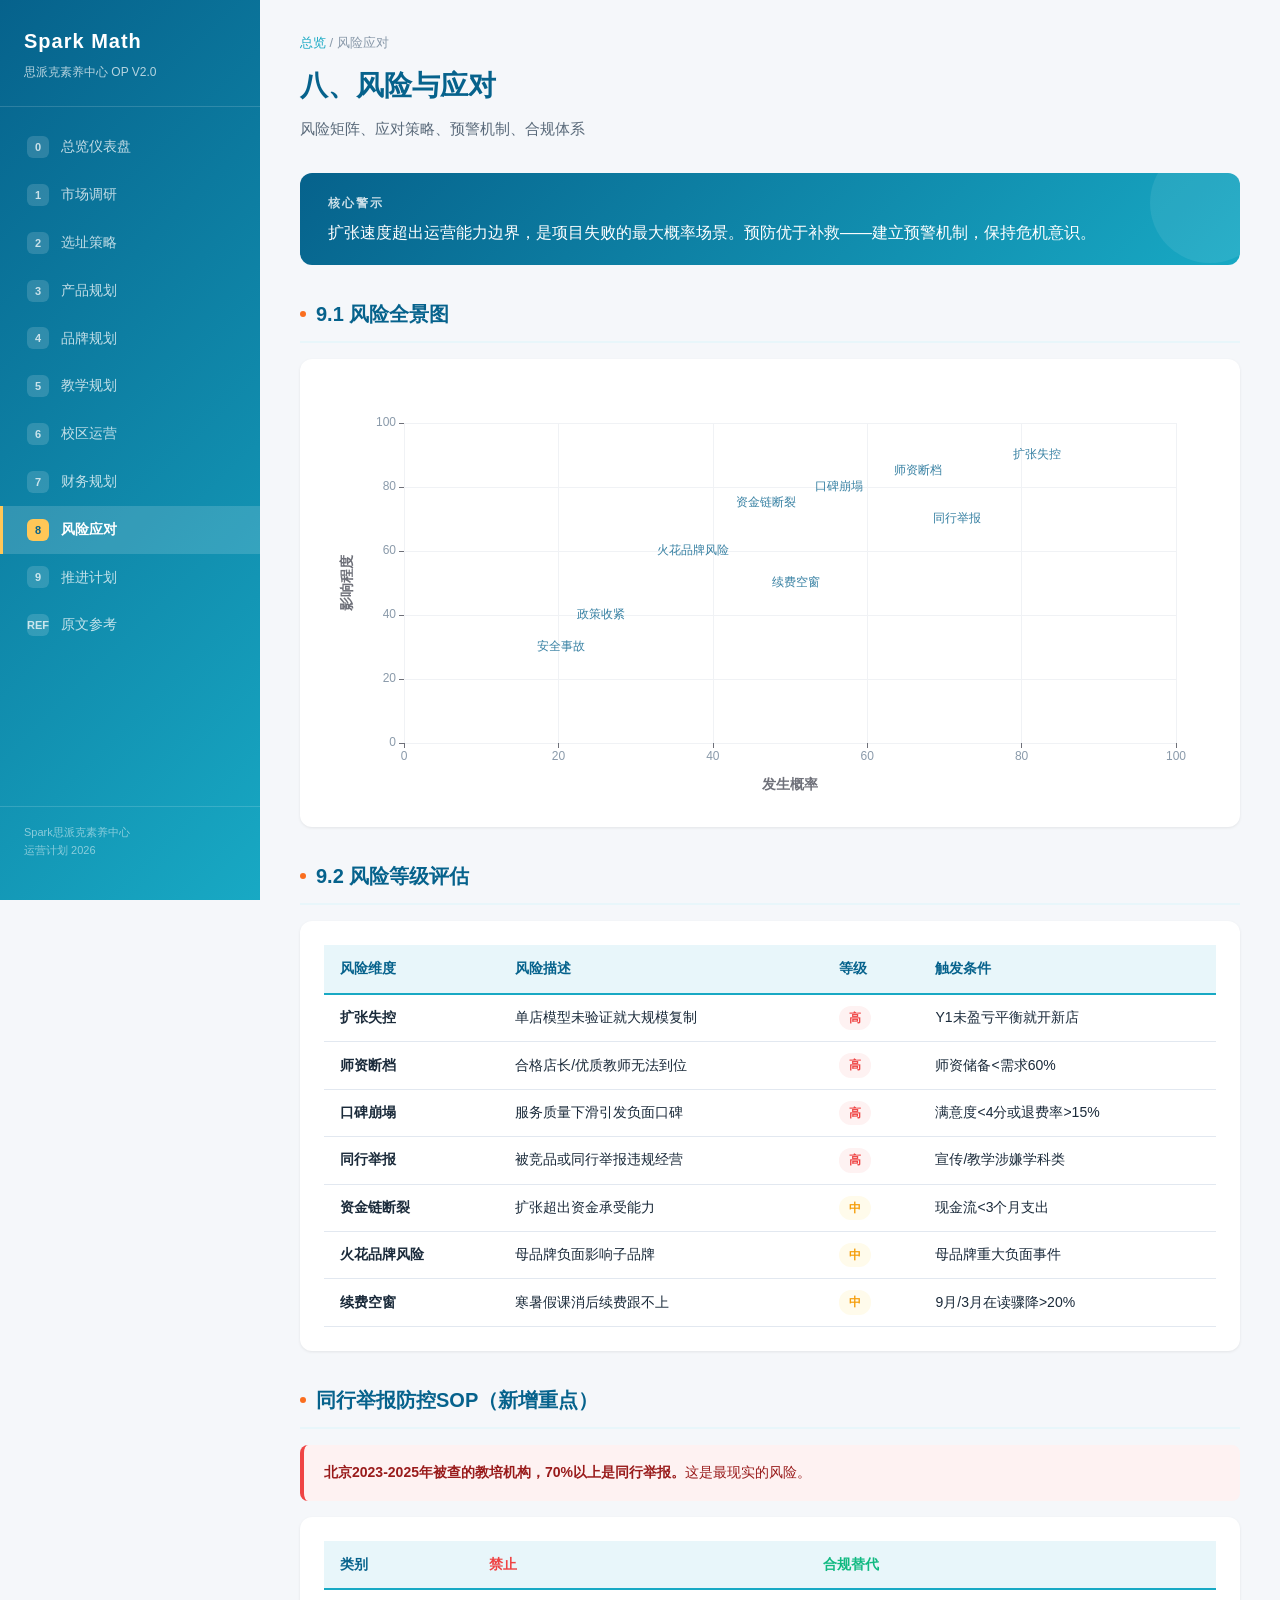
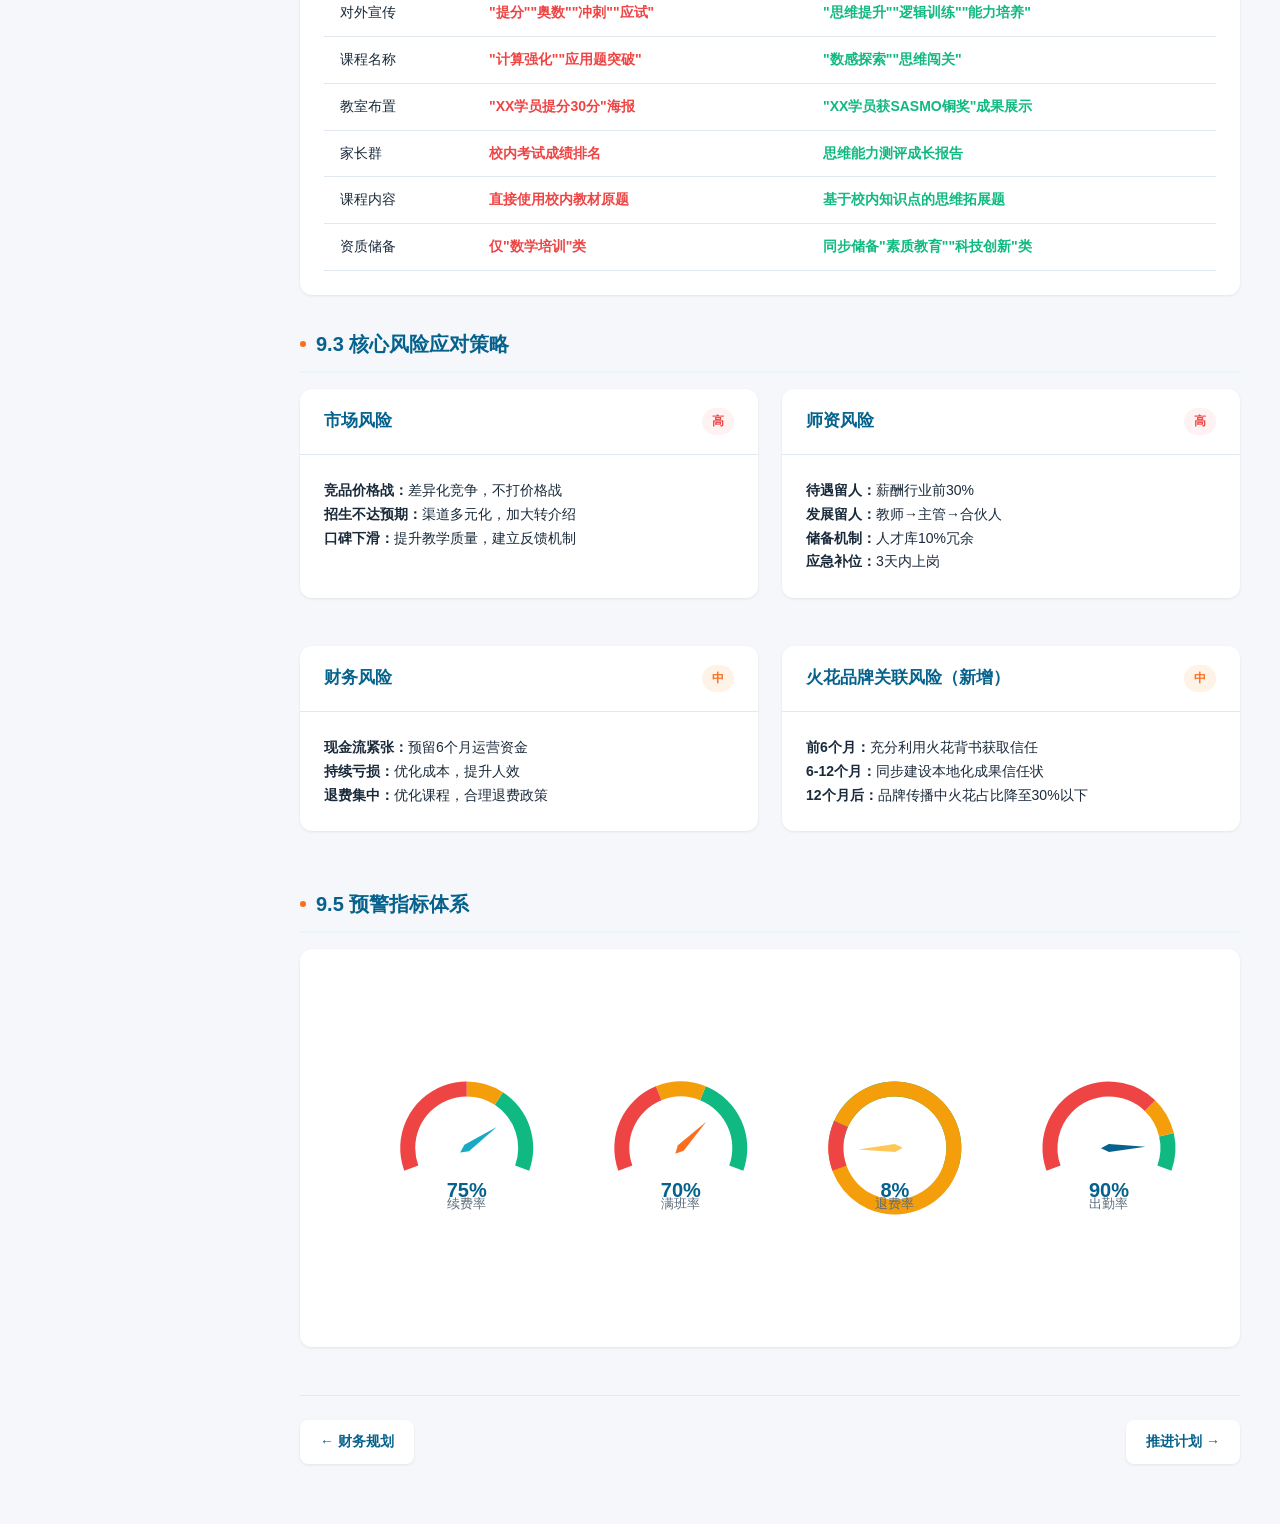
<file: risk.html>
<!DOCTYPE html>
<html lang="zh-CN">
<head>
  <meta charset="UTF-8">
  <meta name="viewport" content="width=device-width, initial-scale=1.0">
  <title>Spark OP - 风险应对</title>
  <link rel="stylesheet" href="css/style.css">
</head>
<body>
  <aside class="sidebar" id="sidebar"></aside>
  <main class="main">
    <div class="page-header">
      <div class="breadcrumb"><a href="index.html">总览</a> / 风险应对</div>
      <h2>八、风险与应对</h2>
      <p class="page-desc">风险矩阵、应对策略、预警机制、合规体系</p>
    </div>

    <div class="insight-banner">
      <div class="insight-label">核心警示</div>
      <p>扩张速度超出运营能力边界，是项目失败的最大概率场景。预防优于补救——建立预警机制，保持危机意识。</p>
    </div>

    <!-- Risk Matrix -->
    <h3 class="section-title"><span class="dot"></span>9.1 风险全景图</h3>
    <div class="card">
      <div class="card-body">
        <div id="chart-risk-matrix" class="chart-container" style="height:420px"></div>
      </div>
    </div>

    <!-- Risk Table -->
    <h3 class="section-title"><span class="dot"></span>9.2 风险等级评估</h3>
    <div class="card">
      <div class="card-body">
        <table class="data-table">
          <thead><tr><th>风险维度</th><th>风险描述</th><th>等级</th><th>触发条件</th></tr></thead>
          <tbody>
            <tr><td><strong>扩张失控</strong></td><td>单店模型未验证就大规模复制</td><td><span class="tag tag-high">高</span></td><td>Y1未盈亏平衡就开新店</td></tr>
            <tr><td><strong>师资断档</strong></td><td>合格店长/优质教师无法到位</td><td><span class="tag tag-high">高</span></td><td>师资储备&lt;需求60%</td></tr>
            <tr><td><strong>口碑崩塌</strong></td><td>服务质量下滑引发负面口碑</td><td><span class="tag tag-high">高</span></td><td>满意度&lt;4分或退费率&gt;15%</td></tr>
            <tr><td><strong>同行举报</strong></td><td>被竞品或同行举报违规经营</td><td><span class="tag tag-high">高</span></td><td>宣传/教学涉嫌学科类</td></tr>
            <tr><td><strong>资金链断裂</strong></td><td>扩张超出资金承受能力</td><td><span class="tag tag-mid">中</span></td><td>现金流&lt;3个月支出</td></tr>
            <tr><td><strong>火花品牌风险</strong></td><td>母品牌负面影响子品牌</td><td><span class="tag tag-mid">中</span></td><td>母品牌重大负面事件</td></tr>
            <tr><td><strong>续费空窗</strong></td><td>寒暑假课消后续费跟不上</td><td><span class="tag tag-mid">中</span></td><td>9月/3月在读骤降&gt;20%</td></tr>
          </tbody>
        </table>
      </div>
    </div>

    <!-- Anti-Report SOP (new) -->
    <h3 class="section-title"><span class="dot"></span>同行举报防控SOP（新增重点）</h3>
    <div class="callout callout-danger">
      <strong>北京2023-2025年被查的教培机构，70%以上是同行举报。</strong>这是最现实的风险。
    </div>
    <div class="card">
      <div class="card-body">
        <table class="data-table">
          <thead><tr><th>类别</th><th style="color:var(--danger)">禁止</th><th style="color:var(--success)">合规替代</th></tr></thead>
          <tbody>
            <tr><td>对外宣传</td><td class="red">"提分""奥数""冲刺""应试"</td><td class="green">"思维提升""逻辑训练""能力培养"</td></tr>
            <tr><td>课程名称</td><td class="red">"计算强化""应用题突破"</td><td class="green">"数感探索""思维闯关"</td></tr>
            <tr><td>教室布置</td><td class="red">"XX学员提分30分"海报</td><td class="green">"XX学员获SASMO铜奖"成果展示</td></tr>
            <tr><td>家长群</td><td class="red">校内考试成绩排名</td><td class="green">思维能力测评成长报告</td></tr>
            <tr><td>课程内容</td><td class="red">直接使用校内教材原题</td><td class="green">基于校内知识点的思维拓展题</td></tr>
            <tr><td>资质储备</td><td class="red">仅"数学培训"类</td><td class="green">同步储备"素质教育""科技创新"类</td></tr>
          </tbody>
        </table>
      </div>
    </div>

    <!-- Risk Response -->
    <h3 class="section-title"><span class="dot"></span>9.3 核心风险应对策略</h3>
    <div class="grid-2">
      <div class="card">
        <div class="card-header"><h3>市场风险</h3><span class="badge badge-red">高</span></div>
        <div class="card-body" style="font-size:14px">
          <p><strong>竞品价格战：</strong>差异化竞争，不打价格战</p>
          <p><strong>招生不达预期：</strong>渠道多元化，加大转介绍</p>
          <p><strong>口碑下滑：</strong>提升教学质量，建立反馈机制</p>
        </div>
      </div>
      <div class="card">
        <div class="card-header"><h3>师资风险</h3><span class="badge badge-red">高</span></div>
        <div class="card-body" style="font-size:14px">
          <p><strong>待遇留人：</strong>薪酬行业前30%</p>
          <p><strong>发展留人：</strong>教师&rarr;主管&rarr;合伙人</p>
          <p><strong>储备机制：</strong>人才库10%冗余</p>
          <p><strong>应急补位：</strong>3天内上岗</p>
        </div>
      </div>
      <div class="card">
        <div class="card-header"><h3>财务风险</h3><span class="badge badge-orange">中</span></div>
        <div class="card-body" style="font-size:14px">
          <p><strong>现金流紧张：</strong>预留6个月运营资金</p>
          <p><strong>持续亏损：</strong>优化成本，提升人效</p>
          <p><strong>退费集中：</strong>优化课程，合理退费政策</p>
        </div>
      </div>
      <div class="card">
        <div class="card-header"><h3>火花品牌关联风险（新增）</h3><span class="badge badge-orange">中</span></div>
        <div class="card-body" style="font-size:14px">
          <p><strong>前6个月：</strong>充分利用火花背书获取信任</p>
          <p><strong>6-12个月：</strong>同步建设本地化成果信任状</p>
          <p><strong>12个月后：</strong>品牌传播中火花占比降至30%以下</p>
        </div>
      </div>
    </div>

    <!-- Alert System -->
    <h3 class="section-title"><span class="dot"></span>9.5 预警指标体系</h3>
    <div class="card">
      <div class="card-body">
        <div id="chart-alert" class="chart-container" style="height:350px"></div>
      </div>
    </div>

    <div class="page-nav" id="page-nav"></div>
  </main>

  <script src="js/echarts.min.js"></script>
  <script src="js/charts.js"></script>
  <script src="js/nav.js"></script>
  <script>
    // Risk matrix scatter
    (() => {
      const chart = initChart('chart-risk-matrix');
      if(!chart) return;
      chart.setOption({
        grid: { left: 80, right: 40, top: 40, bottom: 60 },
        xAxis: { type: 'value', name: '发生概率', min: 0, max: 100, nameLocation: 'center', nameGap: 35, nameTextStyle: { fontSize: 14, fontWeight: 600 } },
        yAxis: { type: 'value', name: '影响程度', min: 0, max: 100, nameLocation: 'center', nameGap: 50, nameTextStyle: { fontSize: 14, fontWeight: 600 } },
        series: [{
          type: 'scatter', symbolSize: (val) => val[2] * 2,
          label: { show: true, formatter: (p) => p.data[3], position: 'right', fontSize: 12, color: BRAND.deep },
          data: [
            [75, 90, 25, '扩张失控', BRAND.danger],
            [60, 85, 22, '师资断档', BRAND.danger],
            [50, 80, 20, '口碑崩塌', BRAND.danger],
            [65, 70, 22, '同行举报', BRAND.danger],
            [40, 75, 18, '资金链断裂', BRAND.orange],
            [30, 60, 16, '火花品牌风险', BRAND.orange],
            [45, 50, 16, '续费空窗', BRAND.orange],
            [20, 40, 14, '政策收紧', BRAND.gold],
            [15, 30, 12, '安全事故', BRAND.teal],
          ],
          itemStyle: { color: (p) => p.data[4] },
        }],
        visualMap: { show: false },
      });
    })();

    // Alert gauges
    (() => {
      const chart = initChart('chart-alert');
      if(!chart) return;
      const gaugeOpt = (center, value, name, thresholds) => ({
        type: 'gauge', center, radius: '38%',
        min: 0, max: 100, startAngle: 200, endAngle: -20,
        axisLine: { lineStyle: { width: 15, color: [[thresholds[0]/100, BRAND.danger], [thresholds[1]/100, BRAND.warning], [1, BRAND.success]] } },
        pointer: { length: '55%', width: 4 },
        axisTick: { show: false }, splitLine: { show: false }, axisLabel: { show: false },
        detail: { formatter: value + '%', fontSize: 20, fontWeight: 700, color: BRAND.deep, offsetCenter: [0, '65%'] },
        title: { offsetCenter: [0, '85%'], fontSize: 13, color: '#5a6a7a' },
        data: [{ value, name }]
      });
      chart.setOption({
        series: [
          gaugeOpt(['16%','50%'], 75, '续费率', [50, 65]),
          gaugeOpt(['40%','50%'], 70, '满班率', [40, 60]),
          gaugeOpt(['64%','50%'], 8, '退费率', [20, 12]),
          gaugeOpt(['88%','50%'], 90, '出勤率', [70, 85]),
        ]
      });
    })();
  </script>
</body>
</html>
</file>
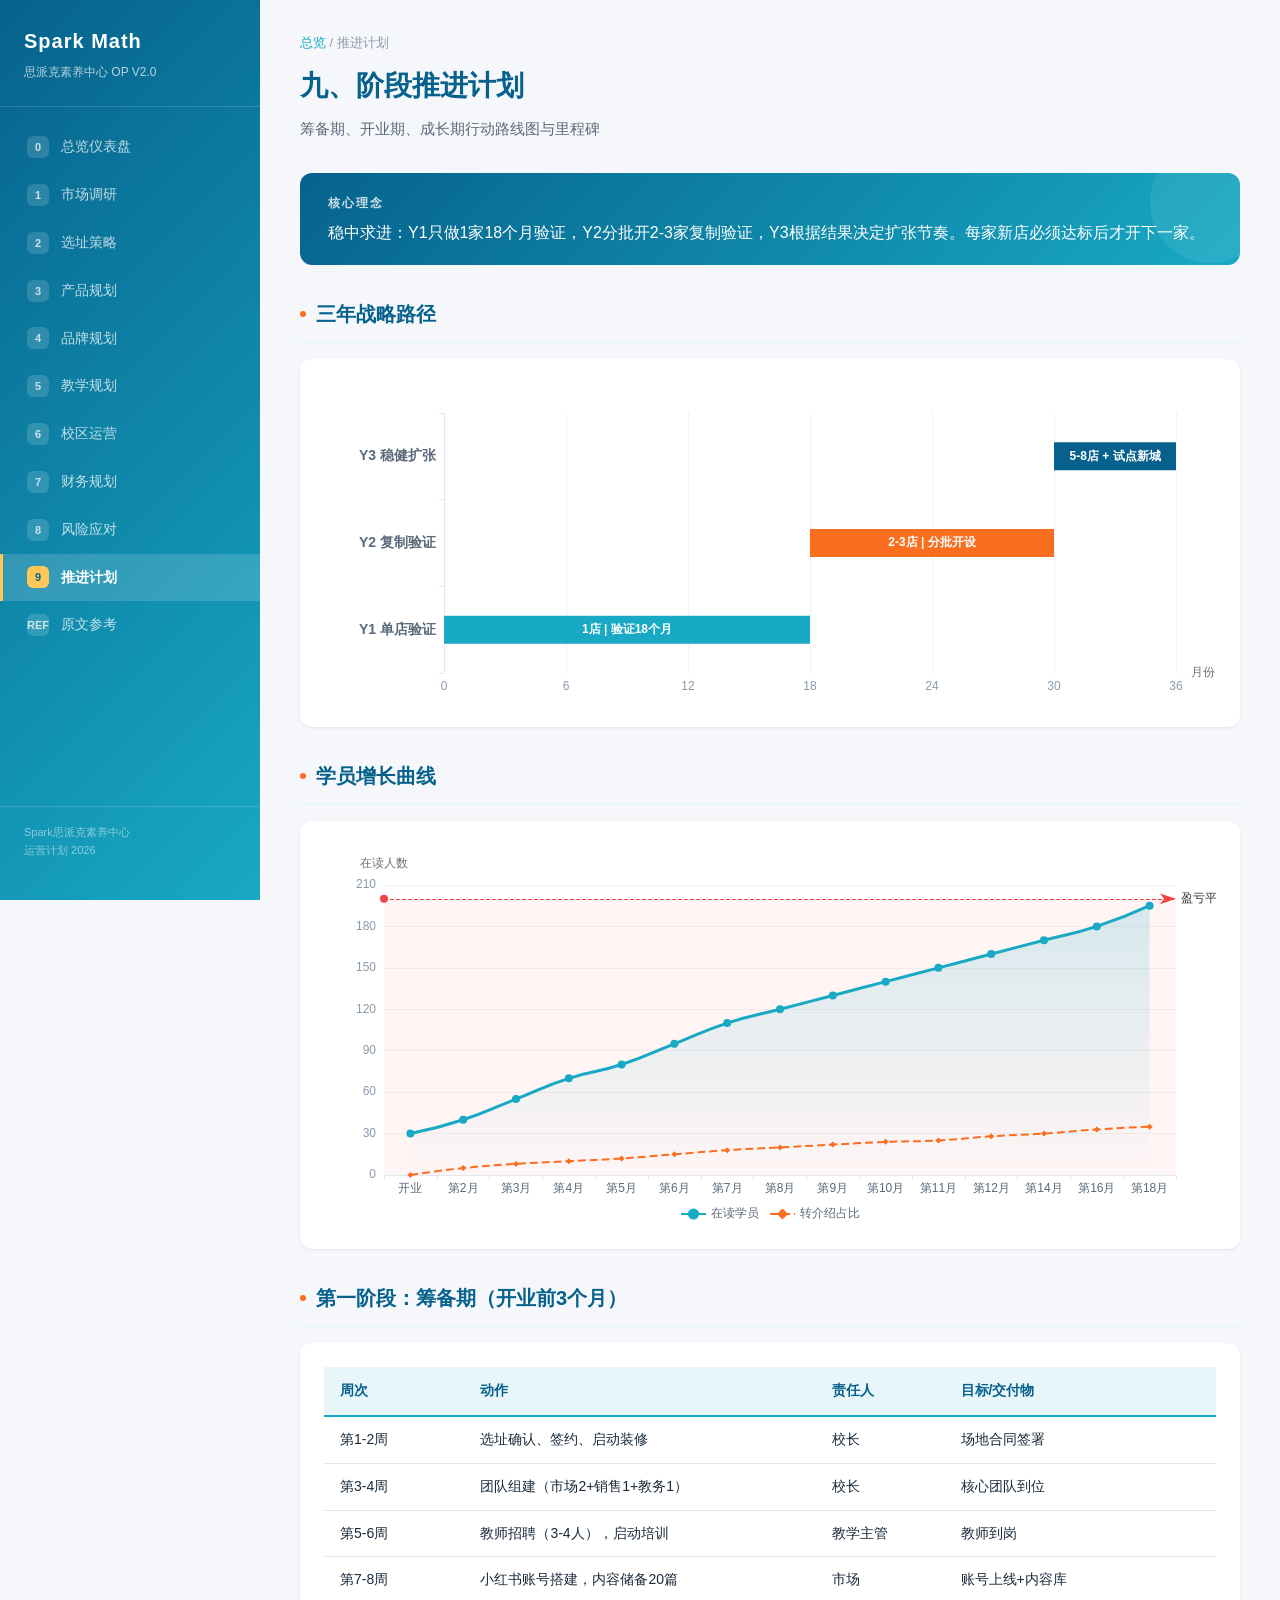
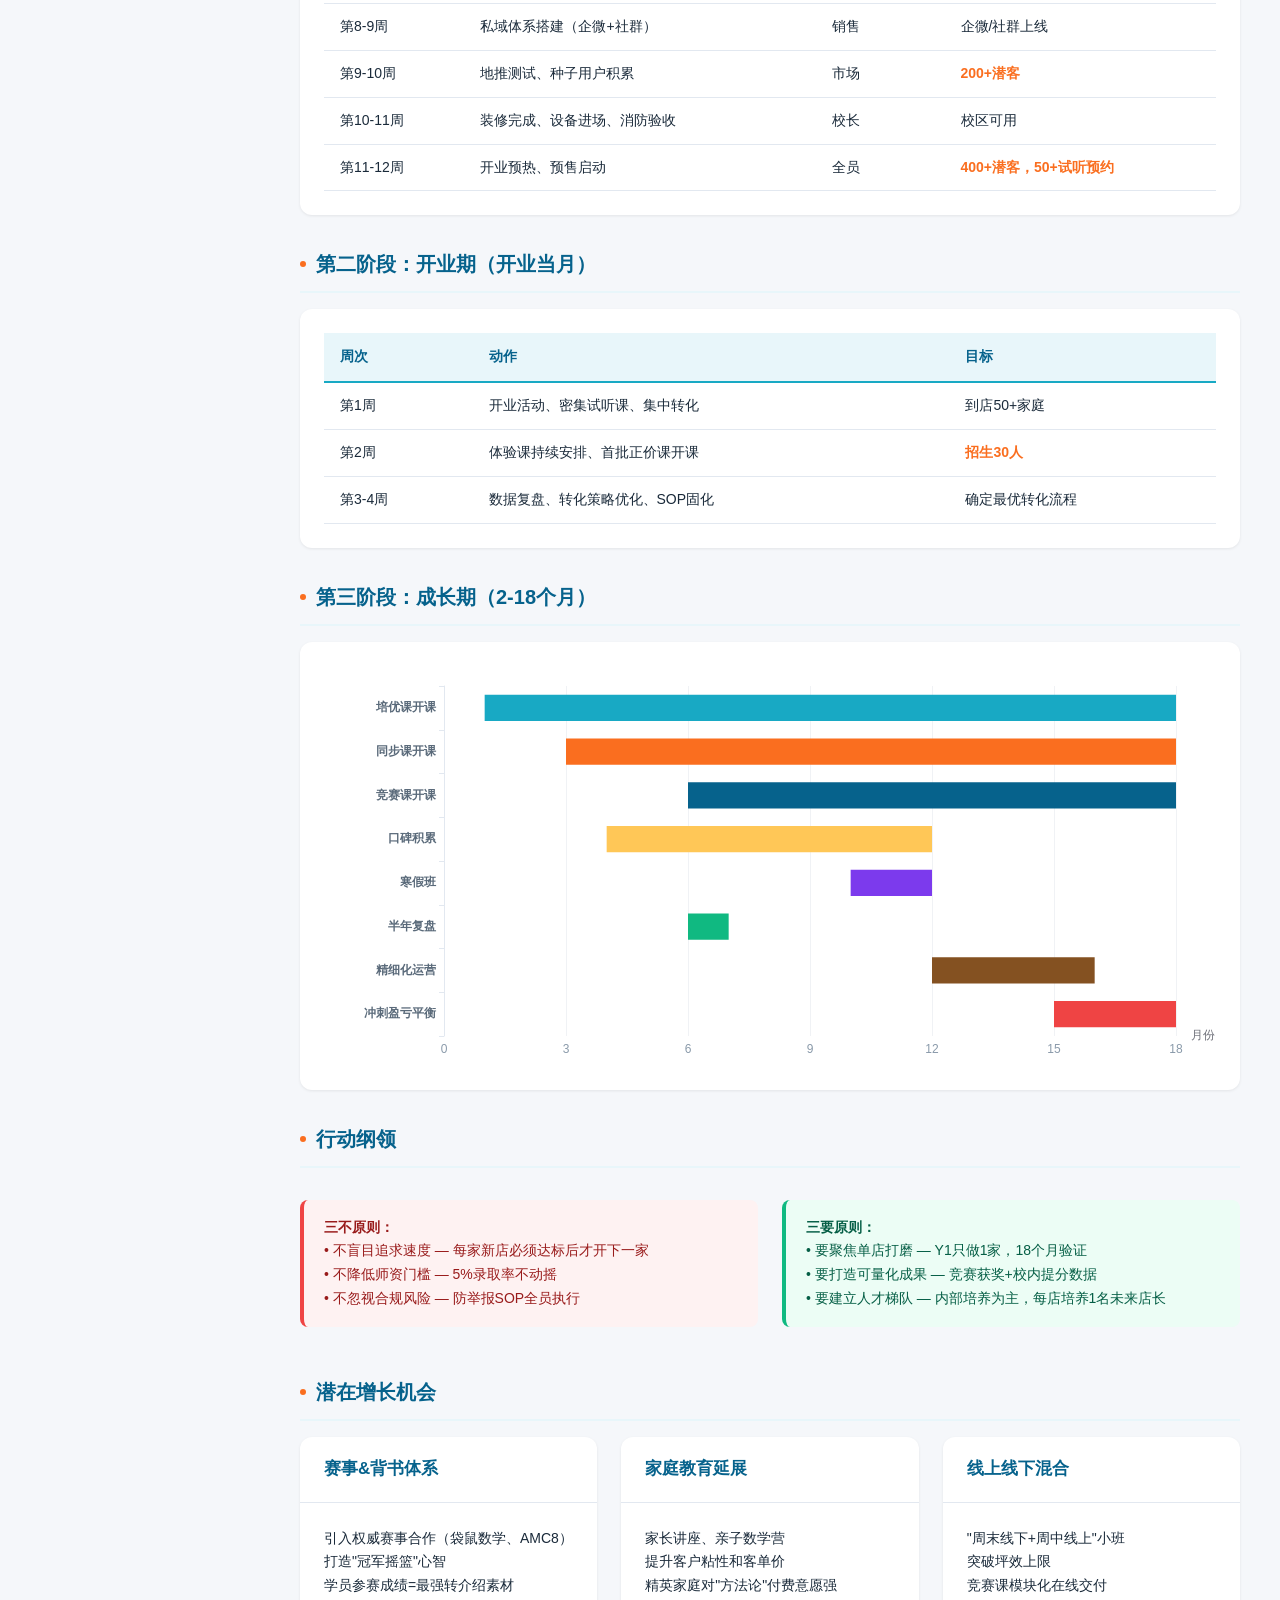
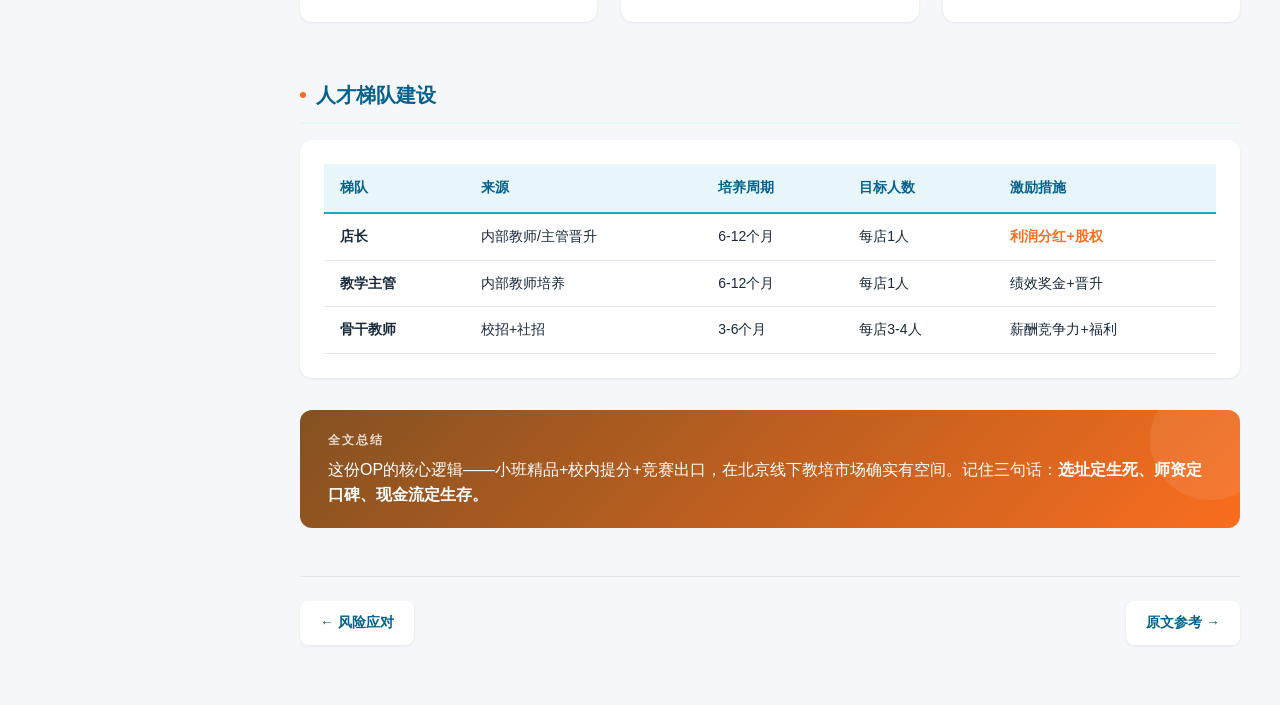
<file: roadmap.html>
<!DOCTYPE html>
<html lang="zh-CN">
<head>
  <meta charset="UTF-8">
  <meta name="viewport" content="width=device-width, initial-scale=1.0">
  <title>Spark OP - 推进计划</title>
  <link rel="stylesheet" href="css/style.css">
</head>
<body>
  <aside class="sidebar" id="sidebar"></aside>
  <main class="main">
    <div class="page-header">
      <div class="breadcrumb"><a href="index.html">总览</a> / 推进计划</div>
      <h2>九、阶段推进计划</h2>
      <p class="page-desc">筹备期、开业期、成长期行动路线图与里程碑</p>
    </div>

    <div class="insight-banner">
      <div class="insight-label">核心理念</div>
      <p>稳中求进：Y1只做1家18个月验证，Y2分批开2-3家复制验证，Y3根据结果决定扩张节奏。每家新店必须达标后才开下一家。</p>
    </div>

    <!-- 3-Year Timeline -->
    <h3 class="section-title"><span class="dot"></span>三年战略路径</h3>
    <div class="card">
      <div class="card-body">
        <div id="chart-3year" class="chart-container" style="height:320px"></div>
      </div>
    </div>

    <!-- Student Growth -->
    <h3 class="section-title"><span class="dot"></span>学员增长曲线</h3>
    <div class="card">
      <div class="card-body">
        <div id="chart-student" class="chart-container" style="height:380px"></div>
      </div>
    </div>

    <!-- Phase 1: Preparation -->
    <h3 class="section-title"><span class="dot"></span>第一阶段：筹备期（开业前3个月）</h3>
    <div class="card">
      <div class="card-body">
        <table class="data-table">
          <thead><tr><th>周次</th><th>动作</th><th>责任人</th><th>目标/交付物</th></tr></thead>
          <tbody>
            <tr><td>第1-2周</td><td>选址确认、签约、启动装修</td><td>校长</td><td>场地合同签署</td></tr>
            <tr><td>第3-4周</td><td>团队组建（市场2+销售1+教务1）</td><td>校长</td><td>核心团队到位</td></tr>
            <tr><td>第5-6周</td><td>教师招聘（3-4人），启动培训</td><td>教学主管</td><td>教师到岗</td></tr>
            <tr><td>第7-8周</td><td>小红书账号搭建，内容储备20篇</td><td>市场</td><td>账号上线+内容库</td></tr>
            <tr><td>第8-9周</td><td>私域体系搭建（企微+社群）</td><td>销售</td><td>企微/社群上线</td></tr>
            <tr><td>第9-10周</td><td>地推测试、种子用户积累</td><td>市场</td><td class="highlight">200+潜客</td></tr>
            <tr><td>第10-11周</td><td>装修完成、设备进场、消防验收</td><td>校长</td><td>校区可用</td></tr>
            <tr><td>第11-12周</td><td>开业预热、预售启动</td><td>全员</td><td class="highlight">400+潜客，50+试听预约</td></tr>
          </tbody>
        </table>
      </div>
    </div>

    <!-- Phase 2: Opening -->
    <h3 class="section-title"><span class="dot"></span>第二阶段：开业期（开业当月）</h3>
    <div class="card">
      <div class="card-body">
        <table class="data-table">
          <thead><tr><th>周次</th><th>动作</th><th>目标</th></tr></thead>
          <tbody>
            <tr><td>第1周</td><td>开业活动、密集试听课、集中转化</td><td>到店50+家庭</td></tr>
            <tr><td>第2周</td><td>体验课持续安排、首批正价课开课</td><td class="highlight">招生30人</td></tr>
            <tr><td>第3-4周</td><td>数据复盘、转化策略优化、SOP固化</td><td>确定最优转化流程</td></tr>
          </tbody>
        </table>
      </div>
    </div>

    <!-- Phase 3: Growth -->
    <h3 class="section-title"><span class="dot"></span>第三阶段：成长期（2-18个月）</h3>
    <div class="card">
      <div class="card-body">
        <div id="chart-gantt" class="chart-container" style="height:400px"></div>
      </div>
    </div>

    <!-- Action Principles -->
    <h3 class="section-title"><span class="dot"></span>行动纲领</h3>
    <div class="grid-2">
      <div class="callout callout-danger">
        <strong>三不原则：</strong><br>
        &bull; 不盲目追求速度 — 每家新店必须达标后才开下一家<br>
        &bull; 不降低师资门槛 — 5%录取率不动摇<br>
        &bull; 不忽视合规风险 — 防举报SOP全员执行
      </div>
      <div class="callout callout-success">
        <strong>三要原则：</strong><br>
        &bull; 要聚焦单店打磨 — Y1只做1家，18个月验证<br>
        &bull; 要打造可量化成果 — 竞赛获奖+校内提分数据<br>
        &bull; 要建立人才梯队 — 内部培养为主，每店培养1名未来店长
      </div>
    </div>

    <!-- Growth Opportunities -->
    <h3 class="section-title"><span class="dot"></span>潜在增长机会</h3>
    <div class="grid-3">
      <div class="card">
        <div class="card-header"><h3>赛事&背书体系</h3></div>
        <div class="card-body" style="font-size:14px">
          <p>引入权威赛事合作（袋鼠数学、AMC8）</p>
          <p>打造"冠军摇篮"心智</p>
          <p>学员参赛成绩=最强转介绍素材</p>
        </div>
      </div>
      <div class="card">
        <div class="card-header"><h3>家庭教育延展</h3></div>
        <div class="card-body" style="font-size:14px">
          <p>家长讲座、亲子数学营</p>
          <p>提升客户粘性和客单价</p>
          <p>精英家庭对"方法论"付费意愿强</p>
        </div>
      </div>
      <div class="card">
        <div class="card-header"><h3>线上线下混合</h3></div>
        <div class="card-body" style="font-size:14px">
          <p>"周末线下+周中线上"小班</p>
          <p>突破坪效上限</p>
          <p>竞赛课模块化在线交付</p>
        </div>
      </div>
    </div>

    <!-- Talent Pipeline -->
    <h3 class="section-title"><span class="dot"></span>人才梯队建设</h3>
    <div class="card">
      <div class="card-body">
        <table class="data-table">
          <thead><tr><th>梯队</th><th>来源</th><th>培养周期</th><th>目标人数</th><th>激励措施</th></tr></thead>
          <tbody>
            <tr><td><strong>店长</strong></td><td>内部教师/主管晋升</td><td>6-12个月</td><td>每店1人</td><td class="highlight">利润分红+股权</td></tr>
            <tr><td><strong>教学主管</strong></td><td>内部教师培养</td><td>6-12个月</td><td>每店1人</td><td>绩效奖金+晋升</td></tr>
            <tr><td><strong>骨干教师</strong></td><td>校招+社招</td><td>3-6个月</td><td>每店3-4人</td><td>薪酬竞争力+福利</td></tr>
          </tbody>
        </table>
      </div>
    </div>

    <!-- Final Summary -->
    <div class="insight-banner" style="margin-top:32px;background:linear-gradient(135deg, #845121 0%, #fa6e1f 100%)">
      <div class="insight-label">全文总结</div>
      <p>这份OP的核心逻辑——小班精品+校内提分+竞赛出口，在北京线下教培市场确实有空间。记住三句话：<strong>选址定生死、师资定口碑、现金流定生存。</strong></p>
    </div>

    <div class="page-nav" id="page-nav"></div>
  </main>

  <script src="js/echarts.min.js"></script>
  <script src="js/charts.js"></script>
  <script src="js/nav.js"></script>
  <script>
    // 3-Year timeline
    (() => {
      const chart = initChart('chart-3year');
      if(!chart) return;
      chart.setOption({
        tooltip: {},
        grid: { left: 120, right: 40, top: 30, bottom: 30 },
        yAxis: { type: 'category', data: ['Y3 稳健扩张','Y2 复制验证','Y1 单店验证'], axisLabel: { fontSize: 14, fontWeight: 700 } },
        xAxis: { type: 'value', name: '月', max: 36 },
        series: [
          {
            type: 'bar', data: [
              { value: [0, 18], itemStyle: { color: BRAND.teal } },
              { value: [18, 30], itemStyle: { color: BRAND.orange } },
              { value: [30, 36], itemStyle: { color: BRAND.deep } },
            ],
            encode: { x: [0,1], y: 0 },
            barWidth: 30,
            itemStyle: { borderRadius: 4 },
            label: { show: true, position: 'inside', color: '#fff', fontSize: 12, fontWeight: 600,
              formatter: (p) => ['1店\n验证18月','2-3店\n分批开设','5-8店+\n试点新城'][p.dataIndex] }
          }
        ]
      });
      // Use custom render for the Gantt-like bars
      chart.setOption({
        series: [{
          type: 'custom',
          renderItem: (params, api) => {
            const catIdx = api.value(0);
            const start = api.coord([api.value(1), catIdx]);
            const end = api.coord([api.value(2), catIdx]);
            const height = 28;
            return {
              type: 'rect',
              shape: { x: start[0], y: start[1] - height/2, width: end[0] - start[0], height },
              style: { fill: api.value(3), stroke: 'transparent' },
              textContent: { style: { text: api.value(4), fill: '#fff', fontSize: 12, fontWeight: 600 } },
              textConfig: { position: 'inside' },
            };
          },
          data: [
            [0, 0, 18, BRAND.teal, '1店 | 验证18个月'],
            [1, 18, 30, BRAND.orange, '2-3店 | 分批开设'],
            [2, 30, 36, BRAND.deep, '5-8店 + 试点新城'],
          ],
          encode: { x: [1,2], y: 0 },
        }],
        yAxis: { type: 'category', data: ['Y1 单店验证','Y2 复制验证','Y3 稳健扩张'] },
        xAxis: { type: 'value', name: '月份', max: 36, interval: 6 },
      });
    })();

    // Student growth
    (() => {
      const chart = initChart('chart-student');
      if(!chart) return;
      chart.setOption({
        tooltip: { trigger: 'axis' },
        legend: { bottom: 0 },
        grid: { left: 60, right: 40, top: 40, bottom: 50 },
        xAxis: { type: 'category', data: ['开业','第2月','第3月','第4月','第5月','第6月','第7月','第8月','第9月','第10月','第11月','第12月','第14月','第16月','第18月'] },
        yAxis: { type: 'value', name: '在读人数' },
        series: [
          {
            name: '在读学员', type: 'line', data: [30,40,55,70,80,95,110,120,130,140,150,160,170,180,195],
            smooth: true, symbol: 'circle', symbolSize: 8,
            lineStyle: { width: 3, color: BRAND.teal },
            areaStyle: { color: new echarts.graphic.LinearGradient(0,0,0,1,[{offset:0,color:'rgba(24,169,196,0.25)'},{offset:1,color:'rgba(24,169,196,0)'}]) },
            markLine: { data: [{ yAxis: 200, label: { formatter: '盈亏平衡: 200人', fontSize: 12 }, lineStyle: { color: BRAND.danger, type: 'dashed' } }] },
            markArea: { data: [[{ yAxis: 0, itemStyle: { color: 'rgba(239,68,68,0.05)' } }, { yAxis: 200 }]] }
          },
          {
            name: '转介绍占比', type: 'line', data: [0,5,8,10,12,15,18,20,22,24,25,28,30,33,35],
            smooth: true, lineStyle: { width: 2, type: 'dashed', color: BRAND.orange },
            symbol: 'diamond', symbolSize: 6,
          }
        ]
      });
    })();

    // Gantt-like growth phase
    (() => {
      const chart = initChart('chart-gantt');
      if(!chart) return;
      chart.setOption({
        tooltip: { trigger: 'axis', axisPointer: { type: 'shadow' } },
        grid: { left: 120, right: 40, top: 20, bottom: 30 },
        yAxis: { type: 'category', inverse: true,
          data: ['培优课开课','同步课开课','竞赛课开课','口碑积累','寒假班','半年复盘','精细化运营','冲刺盈亏平衡'],
          axisLabel: { fontSize: 12, fontWeight: 600 }
        },
        xAxis: { type: 'value', name: '月份', max: 18 },
        series: [{
          type: 'custom',
          renderItem: (params, api) => {
            const catIdx = api.value(0);
            const start = api.coord([api.value(1), catIdx]);
            const end = api.coord([api.value(2), catIdx]);
            const height = api.size([0,1])[1] * 0.6;
            return {
              type: 'rect',
              shape: { x: start[0], y: start[1] - height/2, width: end[0] - start[0], height },
              style: { fill: api.value(3) },
            };
          },
          data: [
            [0, 1, 18, BRAND.teal],
            [1, 3, 18, BRAND.orange],
            [2, 6, 18, BRAND.deep],
            [3, 4, 12, BRAND.gold],
            [4, 10, 12, '#7c3aed'],
            [5, 6, 7, BRAND.success],
            [6, 12, 16, BRAND.brown],
            [7, 15, 18, BRAND.danger],
          ],
          encode: { x: [1,2], y: 0 },
        }]
      });
    })();
  </script>
</body>
</html>
</file>
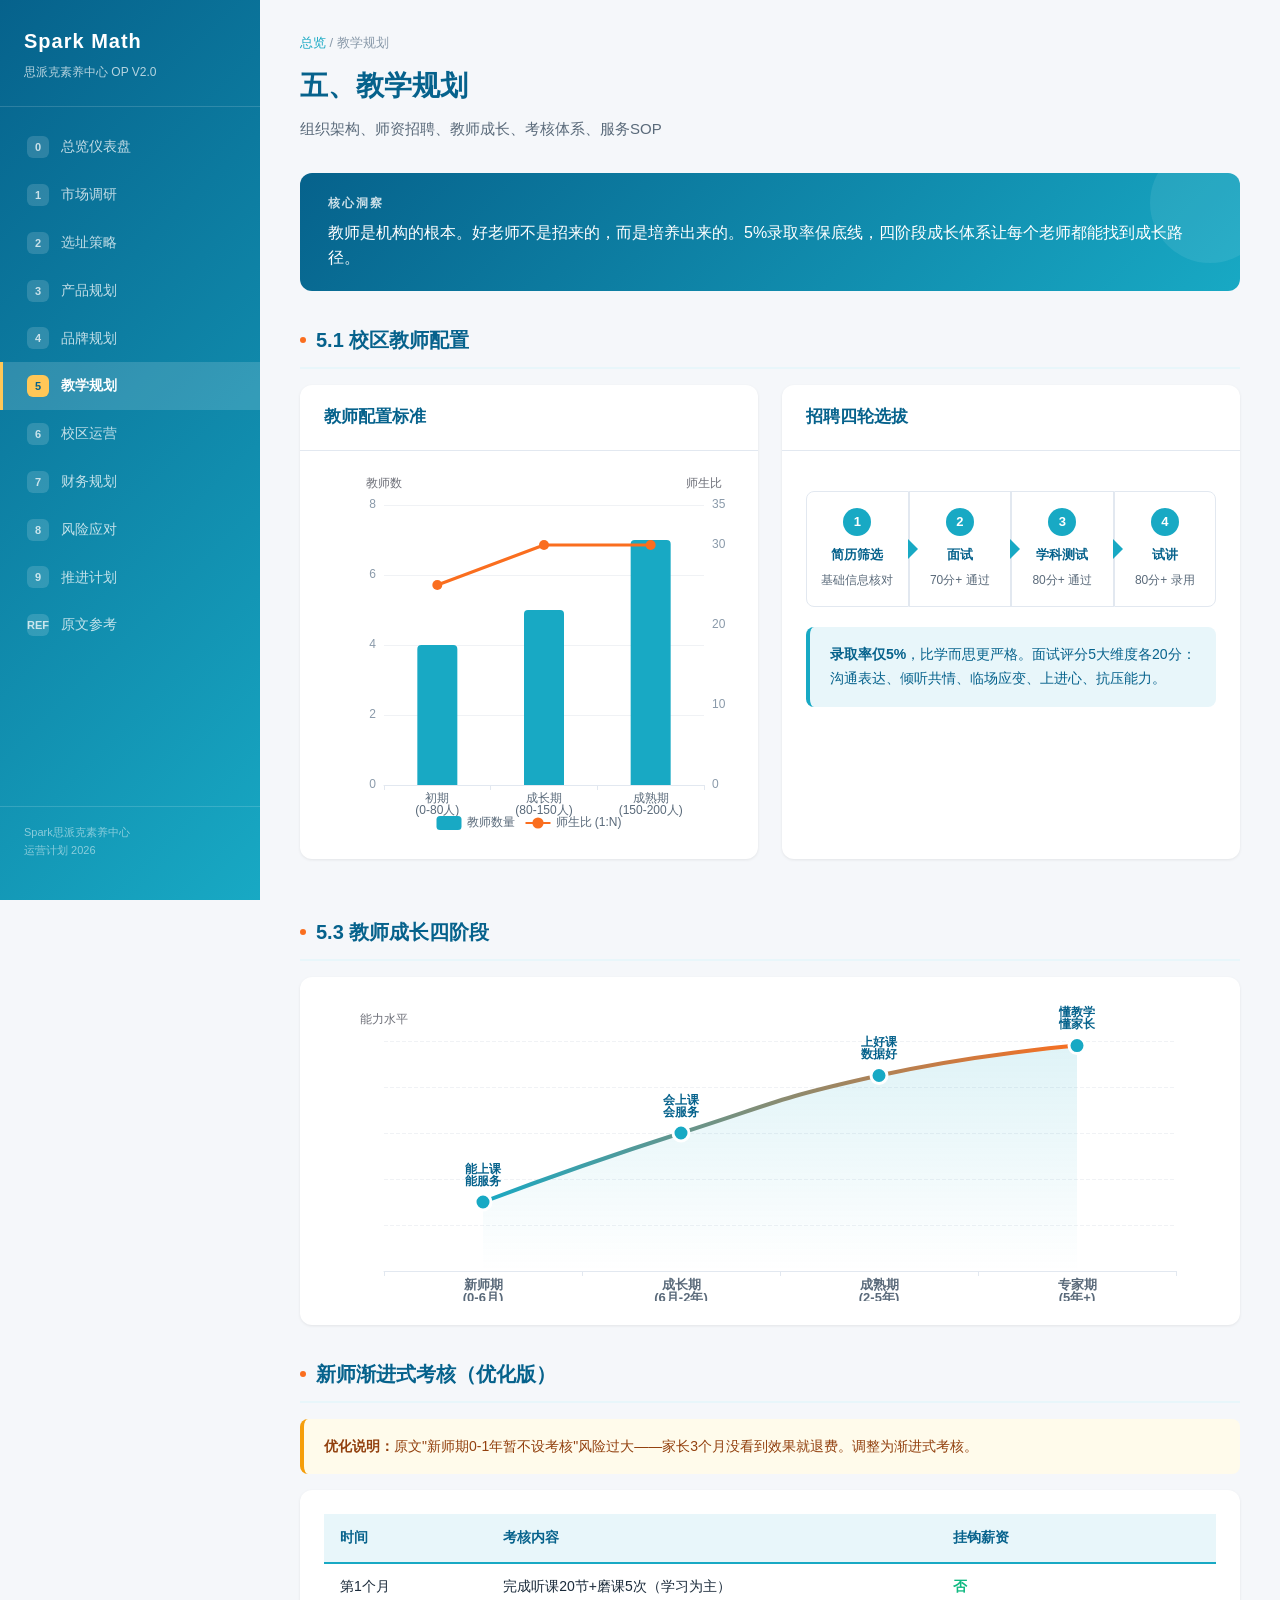
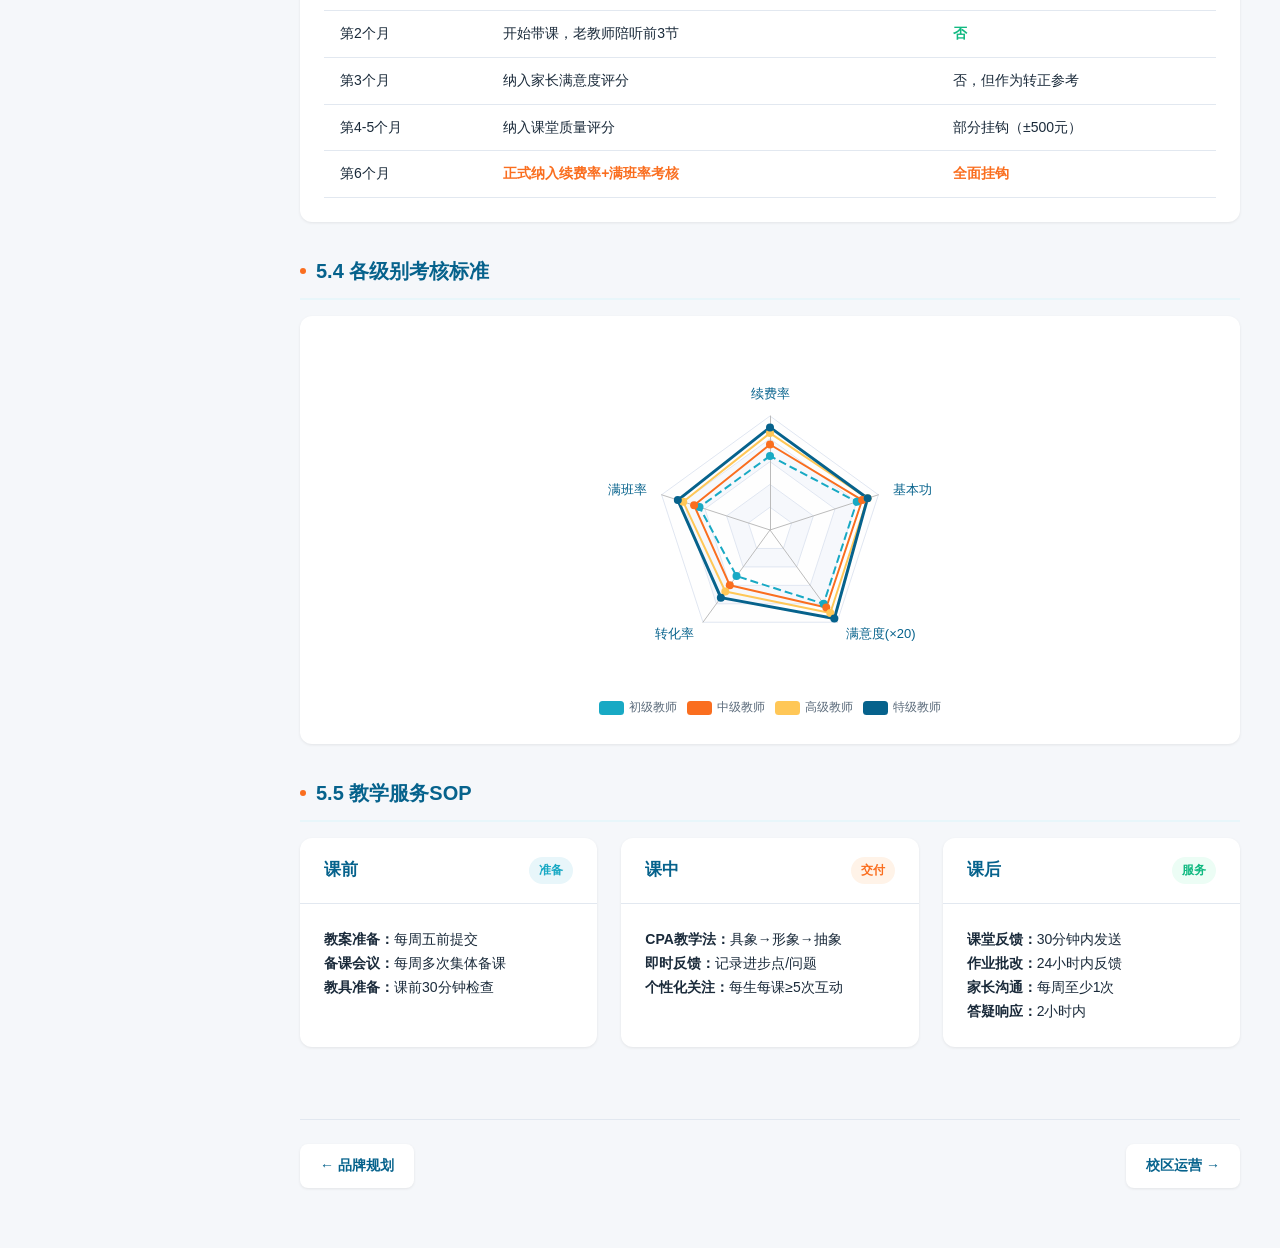
<file: teaching.html>
<!DOCTYPE html>
<html lang="zh-CN">
<head>
  <meta charset="UTF-8">
  <meta name="viewport" content="width=device-width, initial-scale=1.0">
  <title>Spark OP - 教学规划</title>
  <link rel="stylesheet" href="css/style.css">
</head>
<body>
  <aside class="sidebar" id="sidebar"></aside>
  <main class="main">
    <div class="page-header">
      <div class="breadcrumb"><a href="index.html">总览</a> / 教学规划</div>
      <h2>五、教学规划</h2>
      <p class="page-desc">组织架构、师资招聘、教师成长、考核体系、服务SOP</p>
    </div>

    <div class="insight-banner">
      <div class="insight-label">核心洞察</div>
      <p>教师是机构的根本。好老师不是招来的，而是培养出来的。5%录取率保底线，四阶段成长体系让每个老师都能找到成长路径。</p>
    </div>

    <!-- Team Config -->
    <h3 class="section-title"><span class="dot"></span>5.1 校区教师配置</h3>
    <div class="chart-row">
      <div class="card">
        <div class="card-header"><h3>教师配置标准</h3></div>
        <div class="card-body">
          <div id="chart-team" class="chart-container"></div>
        </div>
      </div>
      <div class="card">
        <div class="card-header"><h3>招聘四轮选拔</h3></div>
        <div class="card-body">
          <div class="process-steps">
            <div class="process-step"><div class="step-num">1</div><div class="step-title">简历筛选</div><div class="step-desc">基础信息核对</div></div>
            <div class="process-step"><div class="step-num">2</div><div class="step-title">面试</div><div class="step-desc">70分+ 通过</div></div>
            <div class="process-step"><div class="step-num">3</div><div class="step-title">学科测试</div><div class="step-desc">80分+ 通过</div></div>
            <div class="process-step"><div class="step-num">4</div><div class="step-title">试讲</div><div class="step-desc">80分+ 录用</div></div>
          </div>
          <div class="callout callout-info" style="margin-top:20px">
            <strong>录取率仅5%</strong>，比学而思更严格。面试评分5大维度各20分：沟通表达、倾听共情、临场应变、上进心、抗压能力。
          </div>
        </div>
      </div>
    </div>

    <!-- Growth Path -->
    <h3 class="section-title"><span class="dot"></span>5.3 教师成长四阶段</h3>
    <div class="card">
      <div class="card-body">
        <div id="chart-growth" class="chart-container" style="height:300px"></div>
      </div>
    </div>

    <!-- Progressive Assessment -->
    <h3 class="section-title"><span class="dot"></span>新师渐进式考核（优化版）</h3>
    <div class="callout callout-warning">
      <strong>优化说明：</strong>原文"新师期0-1年暂不设考核"风险过大——家长3个月没看到效果就退费。调整为渐进式考核。
    </div>
    <div class="card">
      <div class="card-body">
        <table class="data-table">
          <thead><tr><th>时间</th><th>考核内容</th><th>挂钩薪资</th></tr></thead>
          <tbody>
            <tr><td>第1个月</td><td>完成听课20节+磨课5次（学习为主）</td><td class="green">否</td></tr>
            <tr><td>第2个月</td><td>开始带课，老教师陪听前3节</td><td class="green">否</td></tr>
            <tr><td>第3个月</td><td>纳入家长满意度评分</td><td>否，但作为转正参考</td></tr>
            <tr><td>第4-5个月</td><td>纳入课堂质量评分</td><td>部分挂钩（&plusmn;500元）</td></tr>
            <tr><td>第6个月</td><td class="highlight">正式纳入续费率+满班率考核</td><td class="highlight">全面挂钩</td></tr>
          </tbody>
        </table>
      </div>
    </div>

    <!-- KPI by Level -->
    <h3 class="section-title"><span class="dot"></span>5.4 各级别考核标准</h3>
    <div class="card">
      <div class="card-body">
        <div id="chart-kpi" class="chart-container" style="height:380px"></div>
      </div>
    </div>

    <!-- Service SOP -->
    <h3 class="section-title"><span class="dot"></span>5.5 教学服务SOP</h3>
    <div class="grid-3">
      <div class="card">
        <div class="card-header"><h3>课前</h3><span class="badge badge-teal">准备</span></div>
        <div class="card-body" style="font-size:14px">
          <p><strong>教案准备：</strong>每周五前提交</p>
          <p><strong>备课会议：</strong>每周多次集体备课</p>
          <p><strong>教具准备：</strong>课前30分钟检查</p>
        </div>
      </div>
      <div class="card">
        <div class="card-header"><h3>课中</h3><span class="badge badge-orange">交付</span></div>
        <div class="card-body" style="font-size:14px">
          <p><strong>CPA教学法：</strong>具象&rarr;形象&rarr;抽象</p>
          <p><strong>即时反馈：</strong>记录进步点/问题</p>
          <p><strong>个性化关注：</strong>每生每课&ge;5次互动</p>
        </div>
      </div>
      <div class="card">
        <div class="card-header"><h3>课后</h3><span class="badge badge-green">服务</span></div>
        <div class="card-body" style="font-size:14px">
          <p><strong>课堂反馈：</strong>30分钟内发送</p>
          <p><strong>作业批改：</strong>24小时内反馈</p>
          <p><strong>家长沟通：</strong>每周至少1次</p>
          <p><strong>答疑响应：</strong>2小时内</p>
        </div>
      </div>
    </div>

    <div class="page-nav" id="page-nav"></div>
  </main>

  <script src="js/echarts.min.js"></script>
  <script src="js/charts.js"></script>
  <script src="js/nav.js"></script>
  <script>
    // Team config
    (() => {
      const chart = initChart('chart-team');
      if(!chart) return;
      chart.setOption({
        tooltip: { trigger: 'axis' },
        legend: { bottom: 0 },
        grid: { left: 60, right: 30, top: 30, bottom: 50 },
        xAxis: { type: 'category', data: ['初期\n(0-80人)','成长期\n(80-150人)','成熟期\n(150-200人)'] },
        yAxis: [{ type: 'value', name: '教师数', max: 8 }, { type: 'value', name: '师生比', max: 35, splitLine: { show: false } }],
        series: [
          { name: '教师数量', type: 'bar', data: [4,5,7], color: BRAND.teal, barWidth: 40, itemStyle: { borderRadius: [4,4,0,0] } },
          { name: '师生比 (1:N)', type: 'line', yAxisIndex: 1, data: [25,30,30], color: BRAND.orange, symbol: 'circle', symbolSize: 10, lineStyle: { width: 3 } },
        ]
      });
    })();

    // Growth path
    (() => {
      const chart = initChart('chart-growth');
      if(!chart) return;
      chart.setOption({
        tooltip: {},
        grid: { left: 60, right: 40, top: 40, bottom: 30 },
        xAxis: { type: 'category', data: ['新师期\n(0-6月)','成长期\n(6月-2年)','成熟期\n(2-5年)','专家期\n(5年+)'],
          axisLabel: { fontSize: 13, fontWeight: 600 } },
        yAxis: { type: 'value', name: '能力水平', max: 100, axisLabel: { show: false }, splitLine: { lineStyle: { type: 'dashed' } } },
        series: [{
          type: 'line', data: [30, 60, 85, 98], smooth: true,
          symbol: 'circle', symbolSize: 16,
          lineStyle: { width: 4, color: new echarts.graphic.LinearGradient(0,0,1,0,[{offset:0,color:BRAND.teal},{offset:1,color:BRAND.orange}]) },
          itemStyle: { color: BRAND.teal, borderWidth: 3, borderColor: '#fff' },
          areaStyle: { color: new echarts.graphic.LinearGradient(0,0,0,1,[{offset:0,color:'rgba(24,169,196,0.2)'},{offset:1,color:'rgba(24,169,196,0)'}]) },
          label: { show: true, formatter: (p) => ['能上课\n能服务','会上课\n会服务','上好课\n数据好','懂教学\n懂家长'][p.dataIndex], position: 'top', fontSize: 12, fontWeight: 600, color: BRAND.deep }
        }]
      });
    })();

    // KPI radar by level
    (() => {
      const chart = initChart('chart-kpi');
      if(!chart) return;
      chart.setOption({
        legend: { bottom: 0 },
        radar: {
          indicator: [
            { name: '续费率', max: 100 },
            { name: '满班率', max: 100 },
            { name: '转化率', max: 30 },
            { name: '满意度(×20)', max: 100 },
            { name: '基本功', max: 100 },
          ],
          shape: 'polygon', radius: '60%',
          axisName: { color: BRAND.deep, fontSize: 13 }
        },
        series: [{
          type: 'radar',
          data: [
            { value: [65,65,15,80,80], name: '初级教师', lineStyle: { type: 'dashed' } },
            { value: [75,70,18,84,85], name: '中级教师' },
            { value: [85,80,20,90,90], name: '高级教师' },
            { value: [90,85,22,96,90], name: '特级教师', lineStyle: { width: 3 } },
          ]
        }]
      });
    })();
  </script>
</body>
</html>
</file>
<file: css/style.css>
/* ============================================
   Spark思派克素养中心 OP Report - Global Styles
   Brand Colors from VI Manual:
   Primary Deep: #06628c
   Primary Teal: #18a9c4
   Accent Orange: #fa6e1f
   Accent Gold: #ffc757
   Support Brown: #845121
   ============================================ */

:root {
  --primary-deep: #06628c;
  --primary-teal: #18a9c4;
  --primary-light: #e8f6fa;
  --accent-orange: #fa6e1f;
  --accent-gold: #ffc757;
  --brown: #845121;
  --bg: #f5f7fa;
  --card-bg: #ffffff;
  --text-primary: #1a2a3a;
  --text-secondary: #5a6a7a;
  --text-light: #8a9aaa;
  --border: #e2e8f0;
  --success: #10b981;
  --warning: #f59e0b;
  --danger: #ef4444;
  --gradient-brand: linear-gradient(135deg, #06628c 0%, #18a9c4 100%);
  --shadow-sm: 0 1px 3px rgba(0,0,0,0.08);
  --shadow-md: 0 4px 12px rgba(0,0,0,0.1);
  --shadow-lg: 0 8px 24px rgba(0,0,0,0.12);
  --radius: 12px;
  --radius-sm: 8px;
  --sidebar-width: 260px;
}

* { margin: 0; padding: 0; box-sizing: border-box; }

body {
  font-family: -apple-system, BlinkMacSystemFont, "PingFang SC", "Microsoft YaHei", "Helvetica Neue", sans-serif;
  background: var(--bg);
  color: var(--text-primary);
  line-height: 1.7;
  font-size: 15px;
}

/* ---- Sidebar Navigation ---- */
.sidebar {
  position: fixed;
  left: 0; top: 0; bottom: 0;
  width: var(--sidebar-width);
  background: var(--gradient-brand);
  padding: 24px 0;
  z-index: 100;
  overflow-y: auto;
  display: flex;
  flex-direction: column;
}

.sidebar-logo {
  padding: 0 24px 24px;
  border-bottom: 1px solid rgba(255,255,255,0.15);
  margin-bottom: 16px;
}

.sidebar-logo h1 {
  color: #fff;
  font-size: 20px;
  font-weight: 700;
  letter-spacing: 1px;
}

.sidebar-logo .subtitle {
  color: rgba(255,255,255,0.7);
  font-size: 12px;
  margin-top: 4px;
}

.sidebar nav { flex: 1; }

.sidebar nav a {
  display: flex;
  align-items: center;
  gap: 12px;
  padding: 12px 24px;
  color: rgba(255,255,255,0.75);
  text-decoration: none;
  font-size: 14px;
  transition: all 0.2s;
  border-left: 3px solid transparent;
}

.sidebar nav a:hover {
  background: rgba(255,255,255,0.1);
  color: #fff;
}

.sidebar nav a.active {
  background: rgba(255,255,255,0.15);
  color: #fff;
  border-left-color: var(--accent-gold);
  font-weight: 600;
}

.sidebar nav a .nav-icon {
  width: 20px;
  text-align: center;
  font-size: 16px;
}

.sidebar nav a .nav-num {
  display: inline-block;
  width: 22px;
  height: 22px;
  line-height: 22px;
  text-align: center;
  border-radius: 6px;
  background: rgba(255,255,255,0.15);
  font-size: 11px;
  font-weight: 700;
}

.sidebar nav a.active .nav-num {
  background: var(--accent-gold);
  color: var(--primary-deep);
}

.sidebar-footer {
  padding: 16px 24px;
  border-top: 1px solid rgba(255,255,255,0.15);
  color: rgba(255,255,255,0.5);
  font-size: 11px;
}

/* ---- Main Content ---- */
.main {
  margin-left: var(--sidebar-width);
  padding: 32px 40px 60px;
  min-height: 100vh;
}

/* ---- Page Header ---- */
.page-header {
  margin-bottom: 32px;
}

.page-header .breadcrumb {
  font-size: 13px;
  color: var(--text-light);
  margin-bottom: 8px;
}

.page-header .breadcrumb a {
  color: var(--primary-teal);
  text-decoration: none;
}

.page-header h2 {
  font-size: 28px;
  font-weight: 700;
  color: var(--primary-deep);
}

.page-header .page-desc {
  font-size: 15px;
  color: var(--text-secondary);
  margin-top: 6px;
}

/* ---- Insight Banner ---- */
.insight-banner {
  background: var(--gradient-brand);
  border-radius: var(--radius);
  padding: 20px 28px;
  color: #fff;
  margin-bottom: 28px;
  position: relative;
  overflow: hidden;
}

.insight-banner::before {
  content: '';
  position: absolute;
  right: -30px; top: -30px;
  width: 120px; height: 120px;
  background: rgba(255,255,255,0.08);
  border-radius: 50%;
}

.insight-banner .insight-label {
  font-size: 12px;
  font-weight: 700;
  letter-spacing: 2px;
  text-transform: uppercase;
  opacity: 0.8;
  margin-bottom: 6px;
}

.insight-banner p {
  font-size: 16px;
  font-weight: 500;
  line-height: 1.6;
  position: relative;
  z-index: 1;
}

/* ---- KPI Cards ---- */
.kpi-grid {
  display: grid;
  grid-template-columns: repeat(auto-fit, minmax(200px, 1fr));
  gap: 20px;
  margin-bottom: 28px;
}

.kpi-card {
  background: var(--card-bg);
  border-radius: var(--radius);
  padding: 20px 24px;
  box-shadow: var(--shadow-sm);
  border-top: 3px solid var(--primary-teal);
  transition: box-shadow 0.2s;
}

.kpi-card:hover { box-shadow: var(--shadow-md); }

.kpi-card.orange { border-top-color: var(--accent-orange); }
.kpi-card.gold { border-top-color: var(--accent-gold); }
.kpi-card.green { border-top-color: var(--success); }
.kpi-card.danger { border-top-color: var(--danger); }

.kpi-card .kpi-label {
  font-size: 13px;
  color: var(--text-secondary);
  margin-bottom: 8px;
}

.kpi-card .kpi-value {
  font-size: 32px;
  font-weight: 800;
  color: var(--primary-deep);
  line-height: 1;
}

.kpi-card .kpi-unit {
  font-size: 14px;
  font-weight: 400;
  color: var(--text-secondary);
  margin-left: 4px;
}

.kpi-card .kpi-sub {
  font-size: 12px;
  color: var(--text-light);
  margin-top: 6px;
}

/* ---- Cards & Panels ---- */
.card {
  background: var(--card-bg);
  border-radius: var(--radius);
  box-shadow: var(--shadow-sm);
  margin-bottom: 24px;
  overflow: hidden;
}

.card-header {
  padding: 18px 24px;
  border-bottom: 1px solid var(--border);
  display: flex;
  align-items: center;
  justify-content: space-between;
}

.card-header h3 {
  font-size: 17px;
  font-weight: 700;
  color: var(--primary-deep);
}

.card-header .badge {
  font-size: 12px;
  padding: 3px 10px;
  border-radius: 20px;
  font-weight: 600;
}

.badge-teal { background: var(--primary-light); color: var(--primary-teal); }
.badge-orange { background: #fff3e8; color: var(--accent-orange); }
.badge-green { background: #ecfdf5; color: var(--success); }
.badge-red { background: #fef2f2; color: var(--danger); }

.card-body { padding: 24px; }

/* ---- Chart Container ---- */
.chart-container {
  width: 100%;
  height: 360px;
  min-height: 300px;
}

.chart-row {
  display: grid;
  grid-template-columns: 1fr 1fr;
  gap: 24px;
  margin-bottom: 24px;
}

.chart-row.three { grid-template-columns: 1fr 1fr 1fr; }

/* ---- Tables ---- */
.data-table {
  width: 100%;
  border-collapse: collapse;
  font-size: 14px;
}

.data-table thead th {
  background: var(--primary-light);
  color: var(--primary-deep);
  font-weight: 700;
  padding: 12px 16px;
  text-align: left;
  border-bottom: 2px solid var(--primary-teal);
  white-space: nowrap;
}

.data-table tbody td {
  padding: 11px 16px;
  border-bottom: 1px solid var(--border);
  color: var(--text-primary);
}

.data-table tbody tr:hover { background: #f8fafc; }

.data-table .highlight { color: var(--accent-orange); font-weight: 700; }
.data-table .teal { color: var(--primary-teal); font-weight: 700; }
.data-table .green { color: var(--success); font-weight: 600; }
.data-table .red { color: var(--danger); font-weight: 600; }

/* ---- Tags ---- */
.tag {
  display: inline-block;
  padding: 2px 10px;
  border-radius: 12px;
  font-size: 12px;
  font-weight: 600;
}

.tag-high { background: #fef2f2; color: var(--danger); }
.tag-mid { background: #fffbeb; color: var(--warning); }
.tag-low { background: #ecfdf5; color: var(--success); }
.tag-teal { background: var(--primary-light); color: var(--primary-teal); }

/* ---- Timeline ---- */
.timeline {
  position: relative;
  padding-left: 30px;
}

.timeline::before {
  content: '';
  position: absolute;
  left: 11px; top: 0; bottom: 0;
  width: 2px;
  background: var(--primary-teal);
}

.timeline-item {
  position: relative;
  margin-bottom: 24px;
}

.timeline-item::before {
  content: '';
  position: absolute;
  left: -24px; top: 6px;
  width: 12px; height: 12px;
  border-radius: 50%;
  background: var(--primary-teal);
  border: 3px solid var(--primary-light);
}

.timeline-item.active::before { background: var(--accent-orange); border-color: #fff3e8; }

.timeline-item h4 {
  font-size: 15px;
  font-weight: 700;
  color: var(--primary-deep);
  margin-bottom: 4px;
}

.timeline-item p {
  font-size: 13px;
  color: var(--text-secondary);
}

/* ---- Progress Bar ---- */
.progress-bar {
  height: 8px;
  background: #e2e8f0;
  border-radius: 4px;
  overflow: hidden;
  margin: 6px 0;
}

.progress-bar .fill {
  height: 100%;
  border-radius: 4px;
  transition: width 0.6s ease;
}

.fill-teal { background: var(--primary-teal); }
.fill-orange { background: var(--accent-orange); }
.fill-gold { background: var(--accent-gold); }
.fill-green { background: var(--success); }

/* ---- Grid Layouts ---- */
.grid-2 { display: grid; grid-template-columns: 1fr 1fr; gap: 24px; }
.grid-3 { display: grid; grid-template-columns: 1fr 1fr 1fr; gap: 24px; }
.grid-4 { display: grid; grid-template-columns: repeat(4, 1fr); gap: 20px; }

/* ---- Section Title ---- */
.section-title {
  font-size: 20px;
  font-weight: 700;
  color: var(--primary-deep);
  margin: 32px 0 16px;
  padding-bottom: 10px;
  border-bottom: 2px solid var(--primary-light);
  display: flex;
  align-items: center;
  gap: 10px;
}

.section-title .dot {
  width: 6px; height: 6px;
  border-radius: 50%;
  background: var(--accent-orange);
}

/* ---- Callout Box ---- */
.callout {
  padding: 16px 20px;
  border-radius: var(--radius-sm);
  margin: 16px 0;
  font-size: 14px;
  line-height: 1.7;
}

.callout-warning {
  background: #fffbeb;
  border-left: 4px solid var(--warning);
  color: #92400e;
}

.callout-danger {
  background: #fef2f2;
  border-left: 4px solid var(--danger);
  color: #991b1b;
}

.callout-info {
  background: var(--primary-light);
  border-left: 4px solid var(--primary-teal);
  color: var(--primary-deep);
}

.callout-success {
  background: #ecfdf5;
  border-left: 4px solid var(--success);
  color: #065f46;
}

/* ---- Flow / Process Steps ---- */
.process-steps {
  display: flex;
  gap: 0;
  margin: 16px 0;
}

.process-step {
  flex: 1;
  text-align: center;
  padding: 16px 12px;
  background: var(--card-bg);
  position: relative;
  border: 1px solid var(--border);
}

.process-step:first-child { border-radius: var(--radius-sm) 0 0 var(--radius-sm); }
.process-step:last-child { border-radius: 0 var(--radius-sm) var(--radius-sm) 0; }

.process-step .step-num {
  display: inline-block;
  width: 28px; height: 28px; line-height: 28px;
  border-radius: 50%;
  background: var(--primary-teal);
  color: #fff;
  font-size: 13px;
  font-weight: 700;
  margin-bottom: 8px;
}

.process-step .step-title {
  font-size: 13px;
  font-weight: 700;
  color: var(--primary-deep);
  margin-bottom: 4px;
}

.process-step .step-desc {
  font-size: 12px;
  color: var(--text-secondary);
}

.process-step::after {
  content: '';
  position: absolute;
  right: -10px; top: 50%;
  transform: translateY(-50%);
  width: 0; height: 0;
  border-top: 10px solid transparent;
  border-bottom: 10px solid transparent;
  border-left: 10px solid var(--primary-teal);
  z-index: 2;
}

.process-step:last-child::after { display: none; }

/* ---- Page Bottom Nav ---- */
.page-nav {
  display: flex;
  justify-content: space-between;
  margin-top: 48px;
  padding-top: 24px;
  border-top: 1px solid var(--border);
}

.page-nav a {
  display: inline-flex;
  align-items: center;
  gap: 8px;
  padding: 10px 20px;
  border-radius: var(--radius-sm);
  text-decoration: none;
  font-size: 14px;
  font-weight: 600;
  color: var(--primary-deep);
  background: var(--card-bg);
  box-shadow: var(--shadow-sm);
  transition: all 0.2s;
}

.page-nav a:hover { box-shadow: var(--shadow-md); color: var(--primary-teal); }

/* ---- Comparison Cards (vs competitors) ---- */
.vs-grid {
  display: grid;
  grid-template-columns: repeat(4, 1fr);
  gap: 16px;
}

.vs-card {
  border-radius: var(--radius);
  padding: 20px;
  text-align: center;
  border: 2px solid var(--border);
}

.vs-card.ours {
  border-color: var(--primary-teal);
  background: var(--primary-light);
}

.vs-card .vs-name {
  font-size: 15px;
  font-weight: 700;
  margin-bottom: 12px;
  color: var(--primary-deep);
}

.vs-card.ours .vs-name { color: var(--primary-teal); }

.vs-card .vs-item {
  font-size: 13px;
  padding: 6px 0;
  border-bottom: 1px solid var(--border);
  color: var(--text-secondary);
}

.vs-card .vs-item:last-child { border-bottom: none; }

.vs-card .vs-item strong {
  color: var(--text-primary);
}

/* ---- Responsive ---- */
@media (max-width: 1200px) {
  .grid-4 { grid-template-columns: 1fr 1fr; }
  .vs-grid { grid-template-columns: 1fr 1fr; }
  .chart-row { grid-template-columns: 1fr; }
  .chart-row.three { grid-template-columns: 1fr; }
}

@media (max-width: 768px) {
  .sidebar { display: none; }
  .main { margin-left: 0; padding: 20px; }
  .kpi-grid { grid-template-columns: 1fr 1fr; }
  .grid-2, .grid-3 { grid-template-columns: 1fr; }
}

/* ---- Reference Link ---- */
.ref-link {
  font-size: 12px;
  color: var(--text-light);
  text-decoration: none;
  padding: 3px 10px;
  border-radius: 12px;
  border: 1px solid var(--border);
  transition: all 0.2s;
  white-space: nowrap;
}

.ref-link:hover {
  color: var(--primary-teal);
  border-color: var(--primary-teal);
  background: var(--primary-light);
}

/* ---- Print Styles ---- */
@media print {
  .sidebar { display: none; }
  .main { margin-left: 0; }
  .card { break-inside: avoid; box-shadow: none; border: 1px solid #ddd; }
  .page-nav { display: none; }
}
</file>
